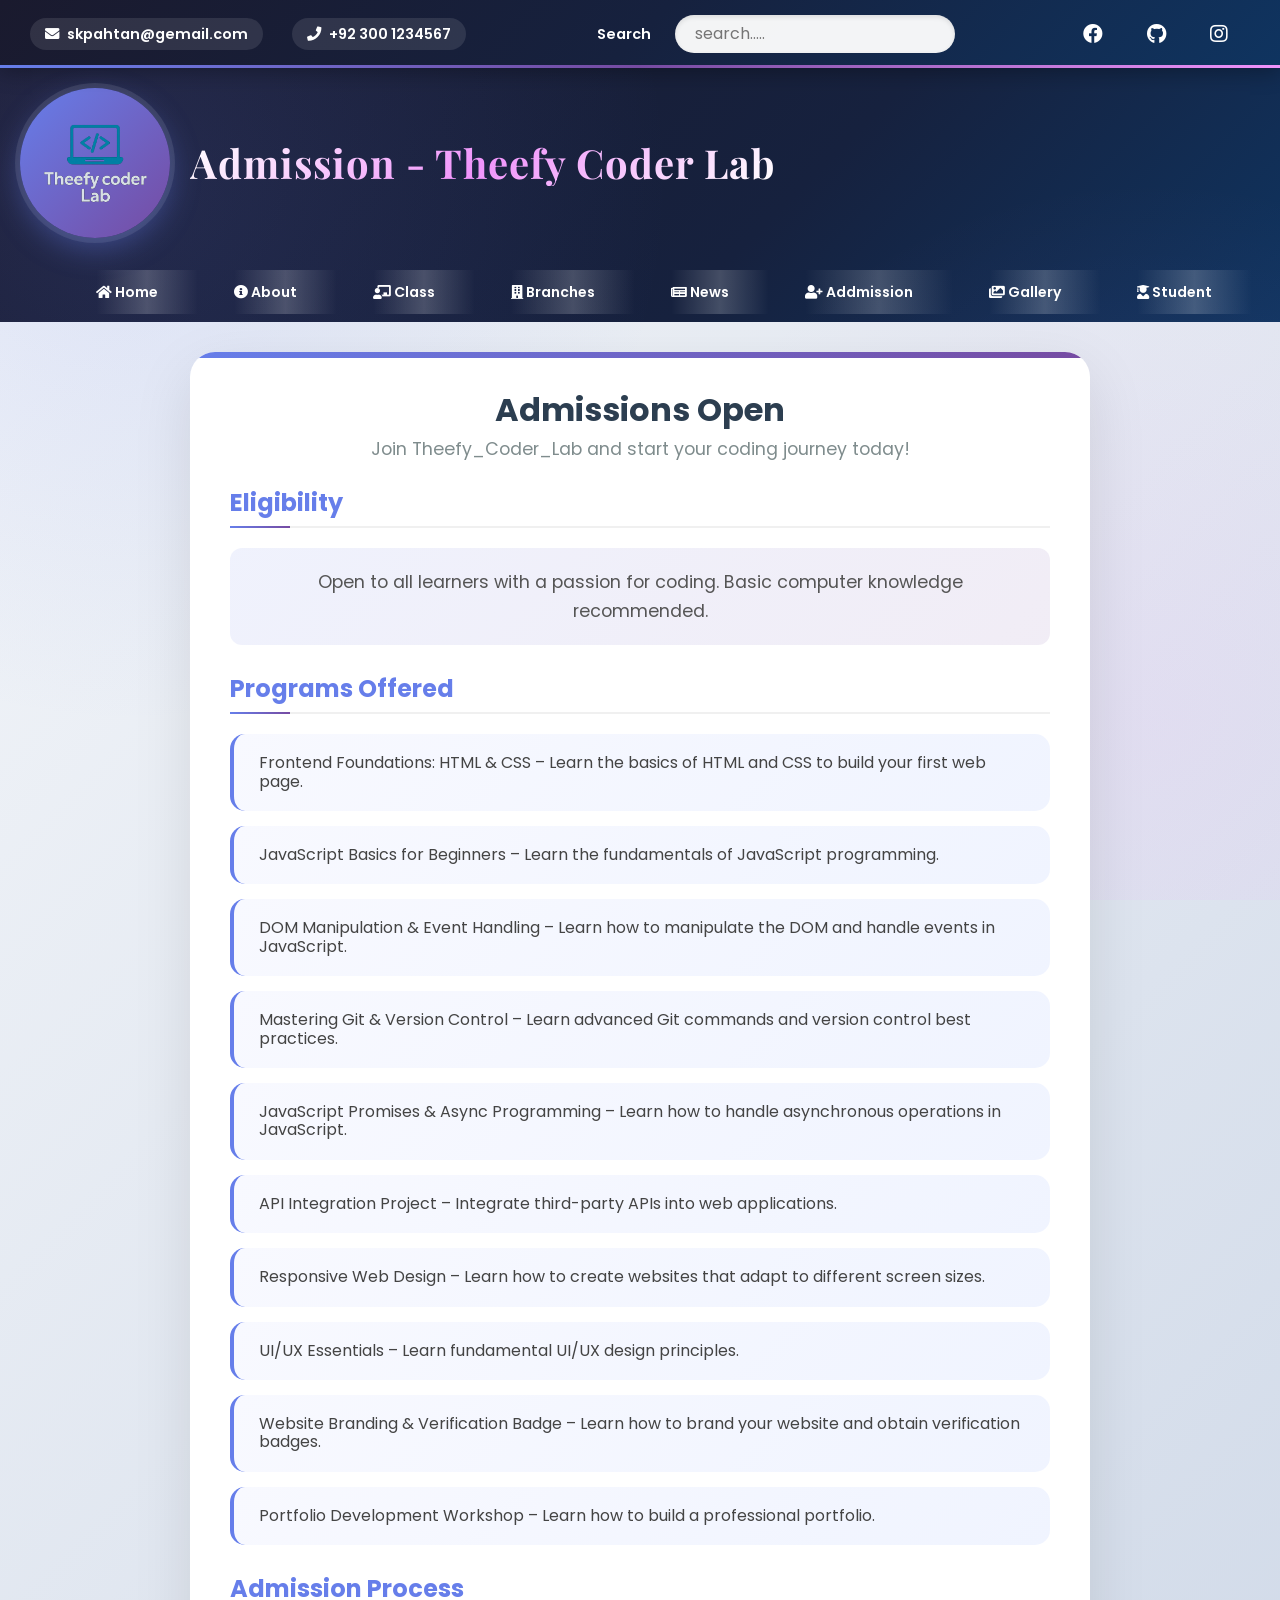
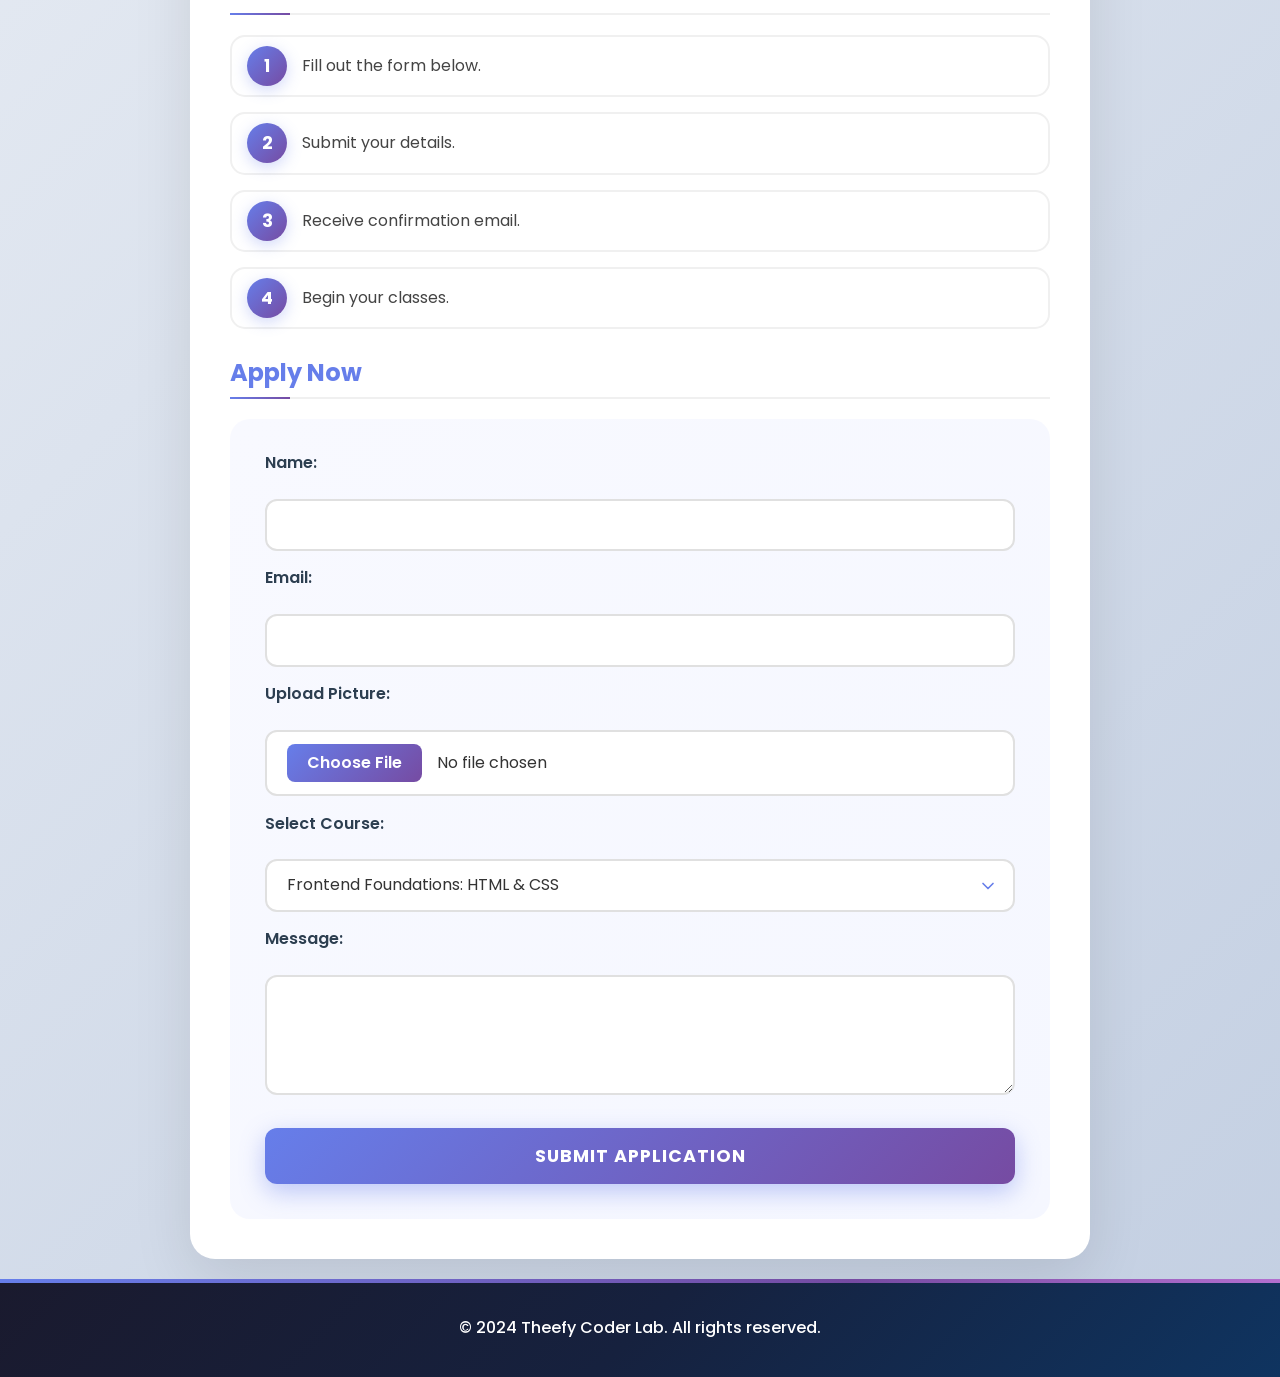
<file: addmission.html>
<!DOCTYPE html>
<html lang="en">
<head>
    <meta charset="UTF-8">
    <meta name="viewport" content="width=device-width, initial-scale=1.0">
    <title>Admission - Theefy Coder Lab</title>
    <link href="https://cdnjs.cloudflare.com/ajax/libs/font-awesome/5.15.3/css/all.min.css" rel="stylesheet">
    <link rel="stylesheet" href="styles/normalize.css">
    <link rel="stylesheet" href="style.css">
    <link rel="stylesheet" href="styles/addmission.css">
    <script src="script.js" defer type="module"></script>
</head>
<body>
    <header>
        <nav>
            <div class="email">
                <a href="email"><i class="fas fa-envelope"></i> skpahtan@gemail.com</a>
                <a href="phone"><i class="fas fa-phone"></i> +92 300 1234567</a>
            </div>
            <div class="search">
                <label for="search">Search</label>
                <input type="search" name="search" id="search" placeholder="search.....">
            </div>
            <div class="list">
                <ul>
                    <li><a href="facebook"><i class="fab fa-facebook"></i></a></li>
                    <!-- <li><a href="twitter"><i class="fab fa-twitter"></i></a></li> -->
                    <!-- <li><a href="linkedin"><i class="fab fa-linkedin"></i></a></li> -->
                    <li><a href="github"><i class="fab fa-github"></i></a></li>
                    <!-- <li><a href="youtube"><i class="fab fa-youtube"></i></a></li> -->
                    <li><a href="instagram"><i class="fab fa-instagram"></i></a></li>
                    <!-- <li><a href="whatsapp"><i class="fab fa-whatsapp"></i></a></li> -->
                </ul>
            </div>
        </nav>
        <section class="top">
            <section class="welcome">
                <img src="./images/lab_logo/logo.png" alt="">
                <h1>Admission - Theefy Coder Lab</h1>
            </section>
            <section class="manu">
                <div class="menu-toggle" id="mobile-menu">
                    <i class="fas fa-bars"></i>
                </div>
                <ul class="menu-list">
                    <li><a href="index.html"><i class="fas fa-home"></i> Home</a></li>
                    <li><a href="about.html"><i class="fas fa-info-circle"></i> About</a></li>
                    <li><a href="class.html"><i class="fas fa-chalkboard-teacher"></i> Class</a></li>
                    <li><a href="branches.html"><i class="fas fa-building"></i> Branches</a></li>
                    <li><a href="news.html"><i class="fas fa-newspaper"></i> News</a></li>
                    <li><a href="addmission.html"><i class="fas fa-user-plus"></i> Addmission</a></li>
                    <li><a href="gallery.html"><i class="fas fa-images"></i> Gallery</a></li>
                    <li><a href="student.html"><i class="fas fa-user-graduate"></i> Student</a></li>
                </ul>
            </section>
        </section>       
    </header>
    <main>
        <section class="addmission-html">
            <section class="content">
                <h2>Admission</h2>
                <p>Join Theefy Coder Lab today!</p>
            </section>
        <!--
        <section id="admission-page">
  <h2>Admissions Open</h2>
  <p>Join Theefy_Coder_Lab and start your coding journey today!</p>

  <h3>Eligibility</h3>
  <p>Open to all learners with a passion for coding. Basic computer knowledge recommended.</p>

  <h3>Programs Offered</h3>
  <ul>
    <li>Frontend Foundations: HTML & CSS – Learn the basics of HTML and CSS to build your first web page.</li>
    <li>JavaScript Basics for Beginners – Learn the fundamentals of JavaScript programming.</li>
    <li>DOM Manipulation & Event Handling – Learn how to manipulate the DOM and handle events in JavaScript.</li>
    <li>Mastering Git & Version Control – Learn advanced Git commands and version control best practices.</li>
    <li>JavaScript Promises & Async Programming – Learn how to handle asynchronous operations in JavaScript.</li>
    <li>API Integration Project – Integrate third-party APIs into web applications.</li>
    <li>Responsive Web Design – Learn how to create websites that adapt to different screen sizes.</li>
    <li>UI/UX Essentials – Learn fundamental UI/UX design principles.</li>
    <li>Website Branding & Verification Badge – Learn how to brand your website and obtain verification badges.</li>
    <li>Portfolio Development Workshop – Learn how to build a professional portfolio.</li>
  </ul>

  <h3>Admission Process</h3>
  <ol>
    <li>Fill out the form below.</li>
    <li>Submit your details.</li>
    <li>Receive confirmation email.</li>
    <li>Begin your classes.</li>
  </ol>
  <div class="applyClass">
  <h3>Apply Now</h3>
  
  <form id="admission-form">
    <label>Name:</label><br>
    <input type="text" name="name" required><br><br>

    <label>Email:</label><br>
    <input type="email" name="email" required><br><br>

    <label>Upload Picture:</label><br>
    <input type="file" name="picture" accept="image/*" required><br><br>

    <label>Select Course:</label><br>
    <select name="course">
      <option>Frontend Foundations: HTML & CSS</option>
      <option>JavaScript Basics for Beginners</option>
      <option>DOM Manipulation & Event Handling</option>
      <option>Mastering Git & Version Control</option>
      <option>JavaScript Promises & Async Programming</option>
      <option>API Integration Project</option>
      <option>Responsive Web Design</option>
      <option>UI/UX Essentials</option>
      <option>Website Branding & Verification Badge</option>
      <option>Portfolio Development Workshop</option>
    </select><br><br>

    <label>Message:</label><br>
    <textarea name="message"></textarea><br><br>

    <button class="submit">Submit Application</button>
  </form>
  </div>
        </section> -->
        </section>
    </main>
    <footer>
        <p>&copy; 2024 Theefy Coder Lab. All rights reserved.</p>
    </footer>
    <script src="scripts/addmission.js" type="module"></script>
</body>
</html>
</file>
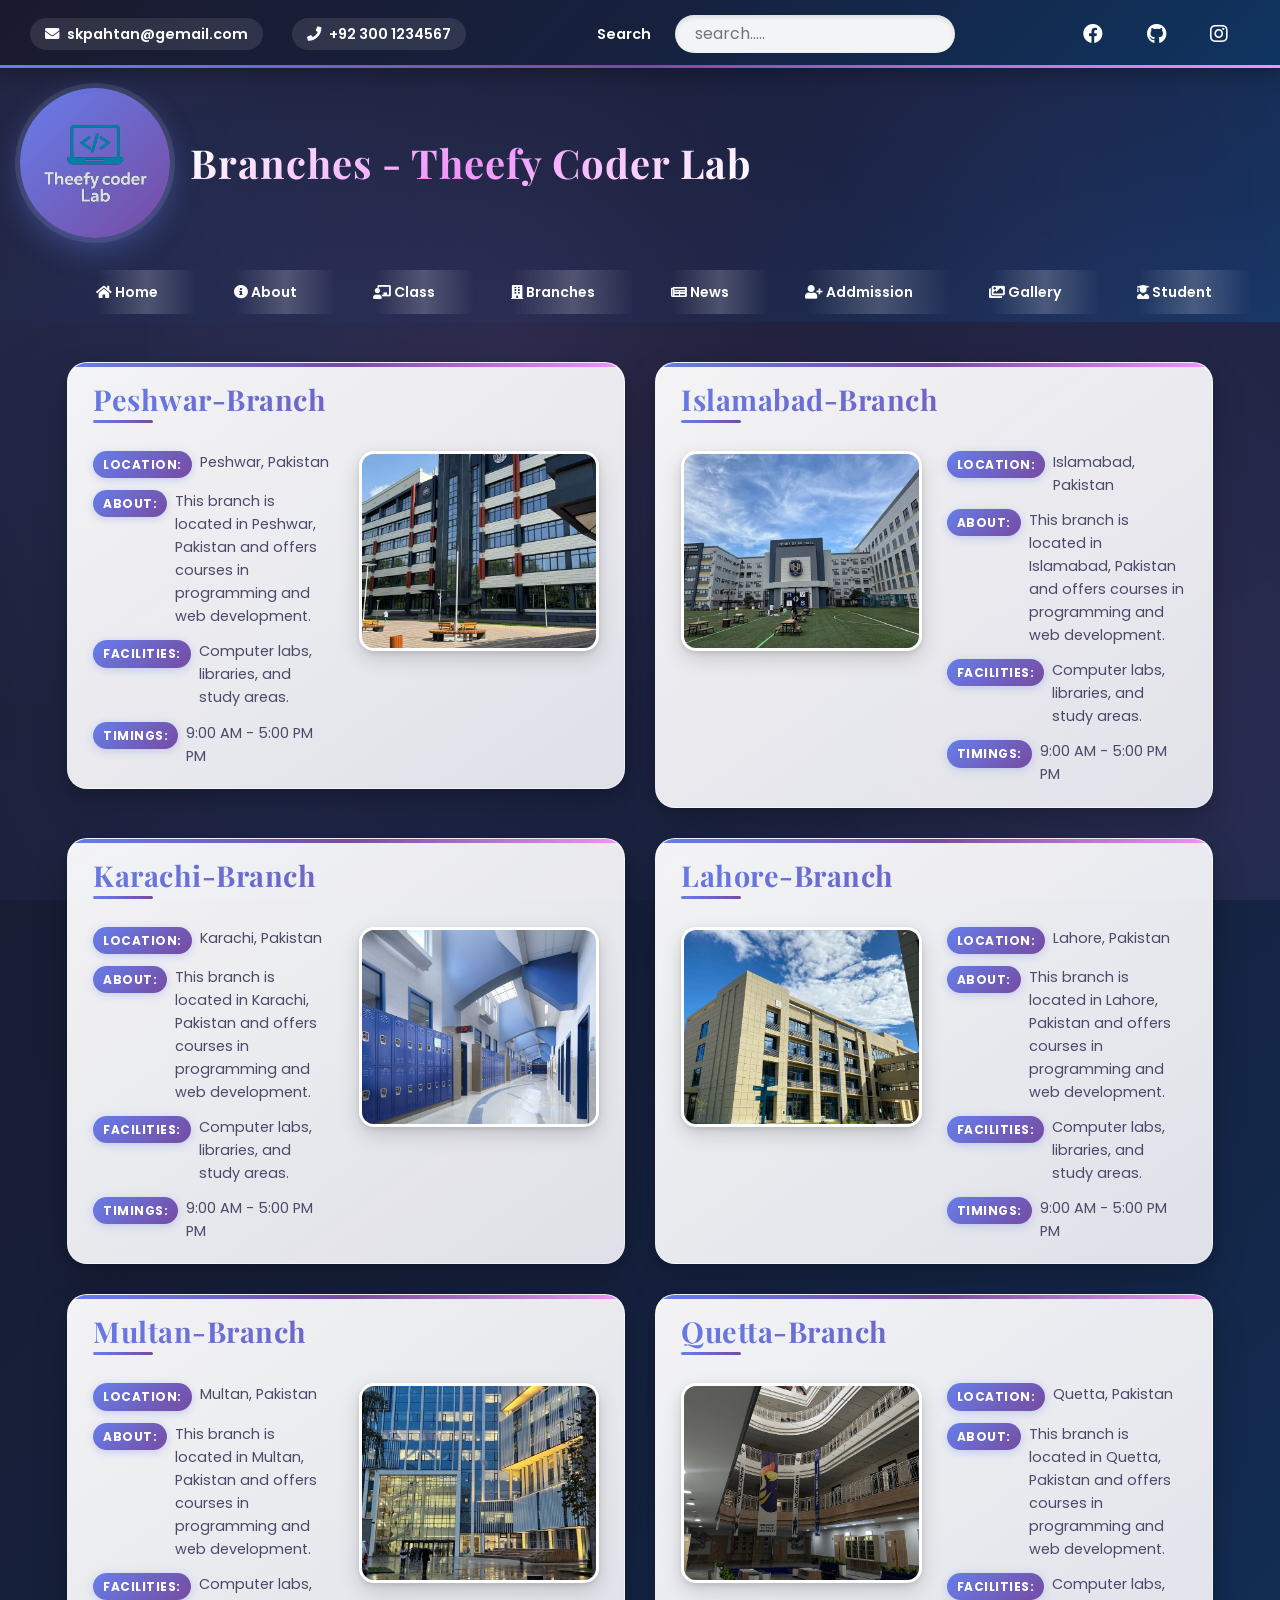
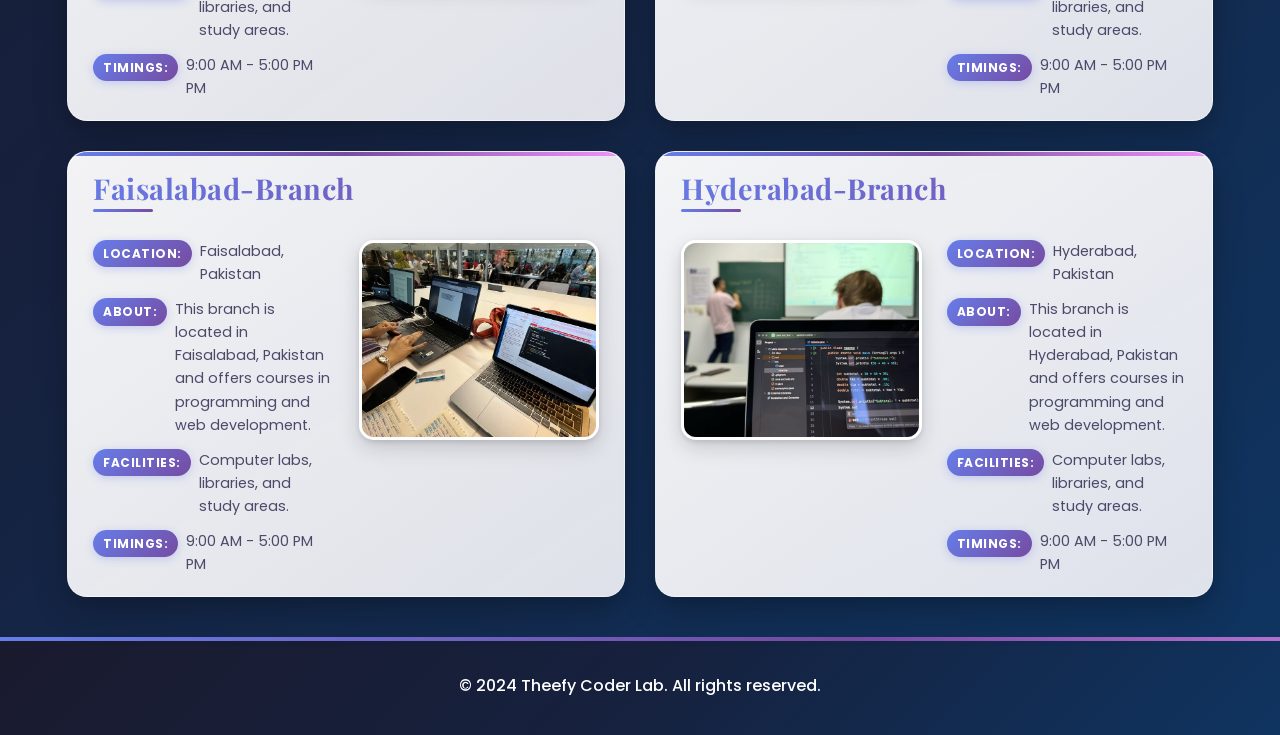
<file: branches.html>
<!DOCTYPE html>
<html lang="en">
<head>
    <meta charset="UTF-8">
    <meta name="viewport" content="width=device-width, initial-scale=1.0">
    <title>Branches - Theefy Coder Lab</title>
    <link href="https://cdnjs.cloudflare.com/ajax/libs/font-awesome/5.15.3/css/all.min.css" rel="stylesheet">
    <link rel="stylesheet" href="styles/normalize.css">
    <link rel="stylesheet" href="style.css">
    <link rel="stylesheet" href="styles/branches.css">
    <script src="script.js" defer type="module"></script>
</head>
<body>
    <header>
        <nav>
            <div class="email">
                <a href="email"><i class="fas fa-envelope"></i> skpahtan@gemail.com</a>
                <a href="phone"><i class="fas fa-phone"></i> +92 300 1234567</a>
            </div>
            <div class="search">
                <label for="search">Search</label>
                <input type="search" name="search" id="search" placeholder="search.....">
            </div>
            <div class="list">
                <ul>
                    <li><a href="facebook"><i class="fab fa-facebook"></i></a></li>
                    <!-- <li><a href="twitter"><i class="fab fa-twitter"></i></a></li> -->
                    <!-- <li><a href="linkedin"><i class="fab fa-linkedin"></i></a></li> -->
                    <li><a href="github"><i class="fab fa-github"></i></a></li>
                    <!-- <li><a href="youtube"><i class="fab fa-youtube"></i></a></li> -->
                    <li><a href="instagram"><i class="fab fa-instagram"></i></a></li>
                    <!-- <li><a href="whatsapp"><i class="fab fa-whatsapp"></i></a></li> -->
                </ul>
            </div>
        </nav>
        <section class="top">
            <section class="welcome">
                <img src="./images/lab_logo/logo.png" alt="">
                <h1>Branches - Theefy Coder Lab</h1>
            </section>
            <section class="manu">
                <div class="menu-toggle" id="mobile-menu">
                    <i class="fas fa-bars"></i>
                </div>
                <ul class="menu-list">
                    <li><a href="index.html"><i class="fas fa-home"></i> Home</a></li>
                    <li><a href="about.html"><i class="fas fa-info-circle"></i> About</a></li>
                    <li><a href="class.html"><i class="fas fa-chalkboard-teacher"></i> Class</a></li>
                    <li><a href="branches.html"><i class="fas fa-building"></i> Branches</a></li>
                    <li><a href="news.html"><i class="fas fa-newspaper"></i> News</a></li>
                    <li><a href="addmission.html"><i class="fas fa-user-plus"></i> Addmission</a></li>
                    <li><a href="gallery.html"><i class="fas fa-images"></i> Gallery</a></li>
                    <li><a href="student.html"><i class="fas fa-user-graduate"></i> Student</a></li>
                </ul>
            </section>
        </section>       
    </header>
    <main class="branche-items">
        <!-- <section class="branches">
            <section class="branch branch1">
                <h2>Peshwar-Branch</h2>
                <div class="info">
                    <span class="about-branch">
                        <span><b>Location:</b> Peshwar, Pakistan</span>
                        <span><b>About:</b> This branch is located in Peshwar, Pakistan and offers courses in programming and web development.</span>
                        <span><b>Facilities:</b> Computer labs, libraries, and study areas.</span>
                        <span><b>Timings:</b> 9:00 AM - 5:00 PM</span>
                    </span>
                    <section class="image">
                        <img src="images/branches/branch1.jpg" alt="">
                    </section>
                </div>
                
            </section> -->
            <!-- <section class="branch branch2">
                <h2>Islamabad-Branch</h2>
                <div class="info">
                    <span class="about-branch">
                        <span><b>Location:</b> Islamabad, Pakistan</span>
                        <span><b>About:</b> This branch is located in Islamabad, Pakistan and offers courses in programming and web development.</span>
                        <span><b>Facilities:</b> Computer labs, libraries, and study areas.</span>
                        <span><b>Timings:</b> 9:00 AM - 5:00 PM</span>
                    </span>
                    <section class="image">
                        <img src="images/branches/branch2.jpg" alt="">
                    </section>
                </div>
            </section>
            <section class="branch branch3">
                <h2>Karachi-Branch</h2>
                <div class="info">
                    <section class="image">
                        <img src="images/branches/branch3.jpg" alt="">
                    </section>
                    <span class="about-branch">                        
                        <span><b>Location:</b> Karachi, Pakistan</span>
                        <span><b>About:</b> This branch is located in Karachi, Pakistan and offers courses in programming and web development.</span>
                        <span><b>Facilities:</b> Computer labs, libraries, and study areas.</span>
                    <span><b>Timings:</b> 9:00 AM - 5:00 PM</span>
                    </span>                  
                </div>
            </section>
            <section class="branch branch4">
                <h2>Lahore-Branch</h2>
                <div class="info">
                    <section class="image">
                        <img src="images/branches/branch4.jpg" alt="">
                    </section>
                    <span class="about-branch">                        
                        <span><b>Location:</b> Lahore, Pakistan</span>
                        <span><b>About:</b> This branch is located in Lahore, Pakistan and offers courses in programming and web development.</span>
                        <span><b>Facilities:</b> Computer labs, libraries, and study areas.</span>
                        <span><b>Timings:</b> 9:00 AM - 5:00 PM</span>
                    </span> 
                </div>
            </section>
            <section class="branch branch5">
                <h2>Multan-Branch</h2>
                <div class="info">
                    <span class="about-branch">                   
                        <span><b>Location:</b> Multan, Pakistan</span>
                        <span><b>About:</b> This branch is located in Multan, Pakistan and offers courses in programming and web development.</span>
                        <span><b>Facilities:</b> Computer labs, libraries, and study areas.</span>
                        <span><b>Timings:</b> 9:00 AM - 5:00 PM</span>
                    </span>
                    <section class="image">
                        <img src="images/branches/branch5.jpg" alt="">
                    </section>
                </div>
            </section>
            <section class="branch branch6">
                <h2>Quetta-Branch</h2>
                <div class="info">
                    <span class="about-branch">                    
                        <span><b>Location:</b> Quetta, Pakistan</span>
                        <span><b>About:</b> This branch is located in Quetta, Pakistan and offers courses in programming and web development.</span>
                        <span><b>Facilities:</b> Computer labs, libraries, and study areas.</span>
                        <span><b>Timings:</b> 9:00 AM - 5:00 PM</span>
                    </span>
                    <section class="image">
                        <img src="images/branches/branch6.jpg" alt="">
                    </section>
                </div>
            </section>
            <section class="branch branch7">
                <h2>Faisalabad-Branch</h2>
                <div class="info">
                    <section class="image">
                        <img src="images/branches/branch7.jpg" alt="">
                    </section>
                    <span class="about-branch">                   
                        <span><b>Location:</b> Faisalabad, Pakistan</span>
                        <span><b>About:</b> This branch is located in Faisalabad, Pakistan and offers courses in programming and web development.</span>
                        <span><b>Facilities:</b> Computer labs, libraries, and study areas.</span>
                        <span><b>Timings:</b> 9:00 AM - 5:00 PM</span>
                    </span>
                </div>
            </section>
            <section class="branch branch8">
                <h2>Hyderabad-Branch</h2>
                <div class="info">
                    <section class="image">
                        <img src="images/branches/branch8.jpg" alt="">
                    </section>
                    <span class="about-branch">                       
                        <span><b>Location:</b> Hyderabad, Pakistan</span>
                        <span><b>About:</b> This branch is located in Hyderabad, Pakistan and offers courses in programming and web development.</span>
                        <span><b>Facilities:</b> Computer labs, libraries, and study areas.</span>
                        <span><b>Timings:</b> 9:00 AM - 5:00 PM</span>
                    </span>
                </div>
            </section>
        </section> -->
    </main>
    <footer>
        <p>&copy; 2024 Theefy Coder Lab. All rights reserved.</p>
    </footer>
    <script type="module" src="scripts/branches.js"></script>
</body>
</html>
</file>
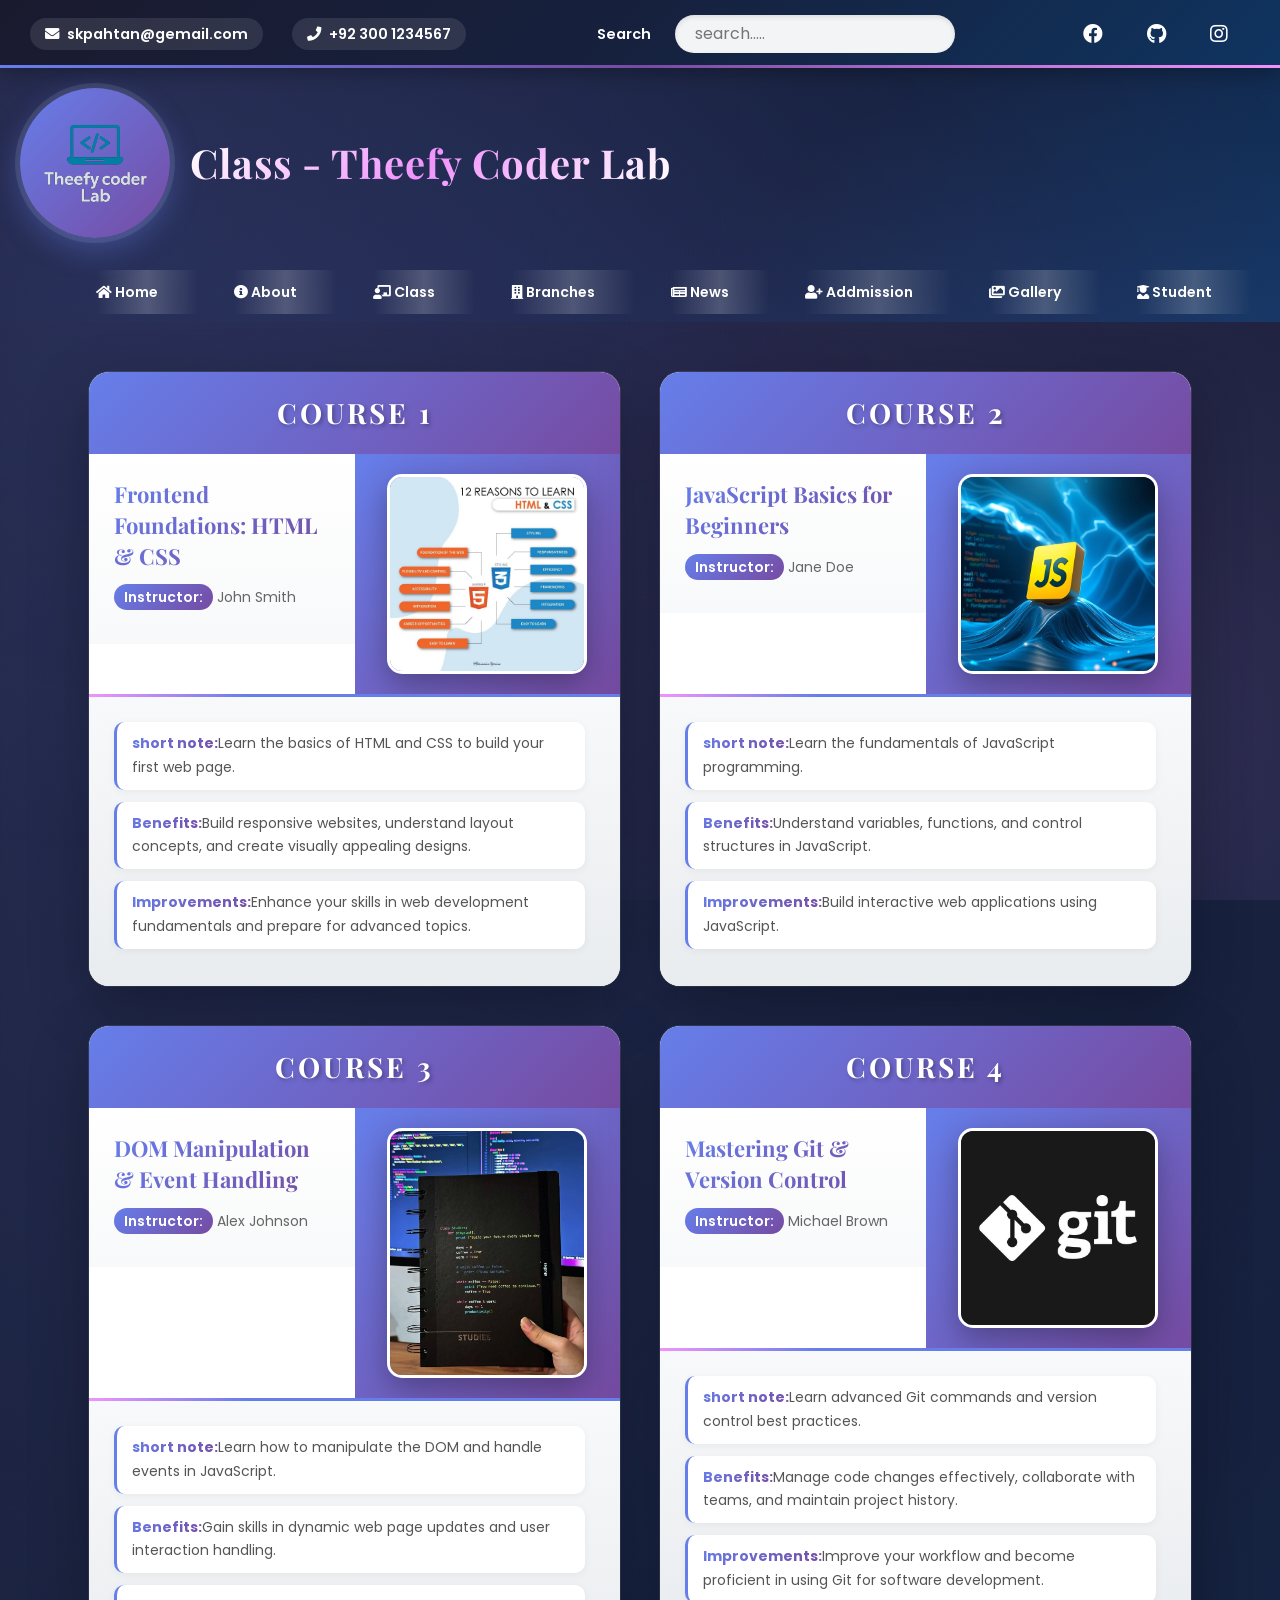
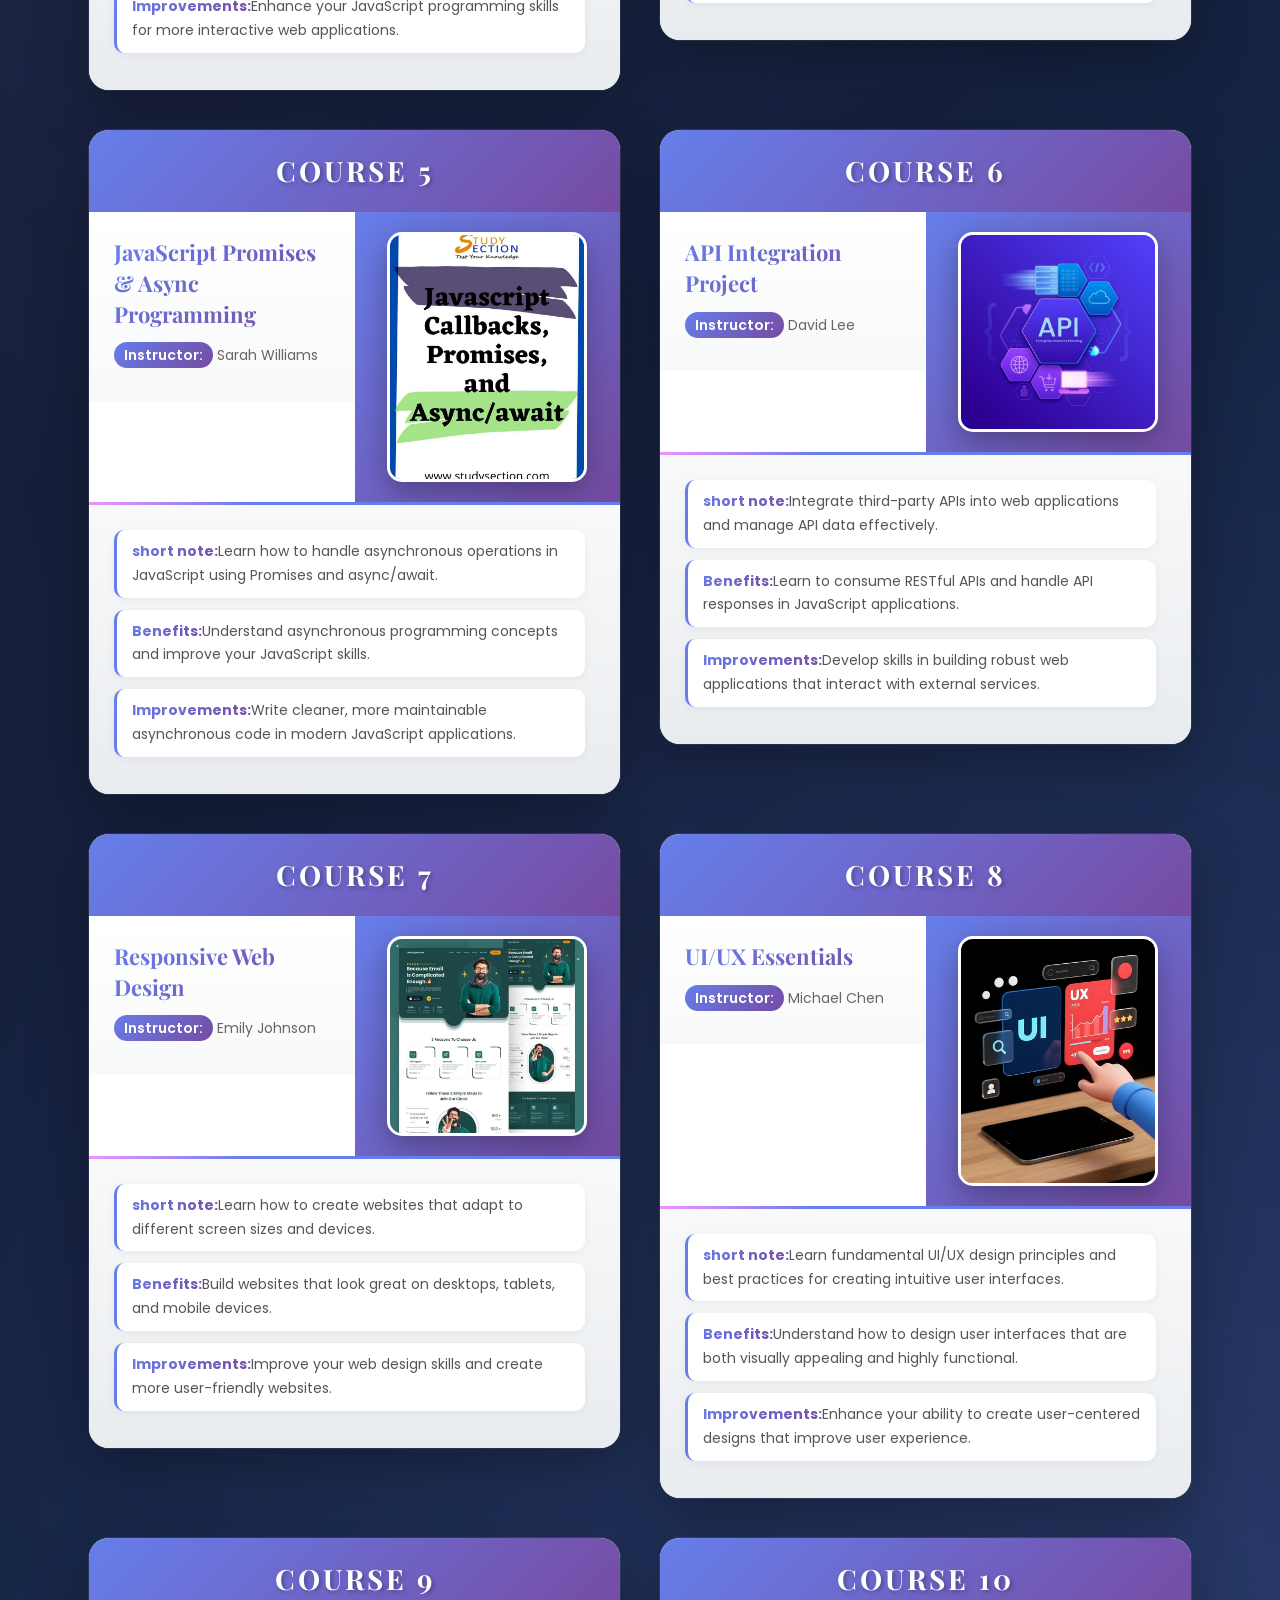
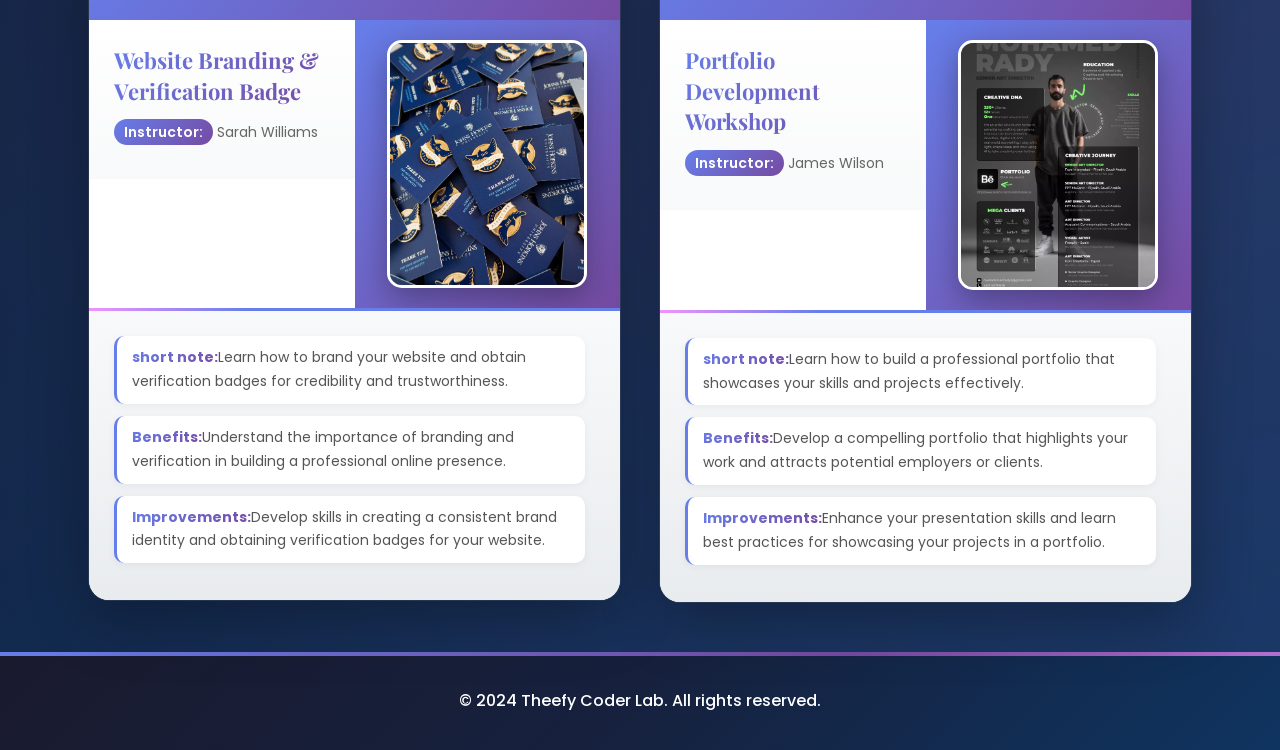
<file: class.html>
<!DOCTYPE html>
<html lang="en">
<head>
    <meta charset="UTF-8">
    <meta name="viewport" content="width=device-width, initial-scale=1.0">
    <title>Class - Theefy Coder Lab</title>
    <link href="https://cdnjs.cloudflare.com/ajax/libs/font-awesome/5.15.3/css/all.min.css" rel="stylesheet">
    <link rel="stylesheet" href="styles/normalize.css">
    <link rel="stylesheet" href="style.css">
    <link rel="stylesheet" href="styles/classes.css">
    <script src="script.js" defer type="module"></script>
</head>
<body>
    <header>
        <nav>
            <div class="email">
                <a href="email"><i class="fas fa-envelope"></i> skpahtan@gemail.com</a>
                <a href="phone"><i class="fas fa-phone"></i> +92 300 1234567</a>
            </div>
            <div class="search">
                <label for="search">Search</label>
                <input type="search" name="search" id="search" placeholder="search.....">
            </div>
            <div class="list">
                <ul>
                    <li><a href="facebook"><i class="fab fa-facebook"></i></a></li>
                    <!-- <li><a href="twitter"><i class="fab fa-twitter"></i></a></li> -->
                    <!-- <li><a href="linkedin"><i class="fab fa-linkedin"></i></a></li> -->
                    <li><a href="github"><i class="fab fa-github"></i></a></li>
                    <!-- <li><a href="youtube"><i class="fab fa-youtube"></i></a></li> -->
                    <li><a href="instagram"><i class="fab fa-instagram"></i></a></li>
                    <!-- <li><a href="whatsapp"><i class="fab fa-whatsapp"></i></a></li> -->
                </ul>
            </div>
        </nav>
        <section class="top">
            <section class="welcome">
                <img src="./images/lab_logo/logo.png" alt="">
                <h1>Class - Theefy Coder Lab</h1>
            </section>
            <section class="manu">
                <div class="menu-toggle" id="mobile-menu">
                    <i class="fas fa-bars"></i>
                </div>
                <ul class="menu-list">
                    <li><a href="index.html"><i class="fas fa-home"></i> Home</a></li>
                    <li><a href="about.html"><i class="fas fa-info-circle"></i> About</a></li>
                    <li><a href="class.html"><i class="fas fa-chalkboard-teacher"></i> Class</a></li>
                    <li><a href="branches.html"><i class="fas fa-building"></i> Branches</a></li>
                    <li><a href="news.html"><i class="fas fa-newspaper"></i> News</a></li>
                    <li><a href="addmission.html"><i class="fas fa-user-plus"></i> Addmission</a></li>
                    <li><a href="gallery.html"><i class="fas fa-images"></i> Gallery</a></li>
                    <li><a href="student.html"><i class="fas fa-user-graduate"></i> Student</a></li>
                </ul>
            </section>
        </section>       
    </header>
    <main>
        <section class="courses-item"></section>
        <!-- <section class="classes">
            <div class="class class1">
                <h2 class="class-no">Class 1</h2>
                <div class="image">
                    <img src="images/classes/class1.jpg" alt="">
                </div>
                <div class="text">
                    <h3 class="course">Frontend Foundations: HTML & CSS</h3>
                    <span class="instructor"><b>Instructor:</b> John Smith</span>
                </div>
                <div class="text-continue">
                    <span class="short-note"><b>short note:</b>Learn the basics of HTML and CSS to build your first web page.</span>
                    <span class="benefits"><b>Benefits:</b>Build responsive websites, understand layout concepts, and create visually appealing designs.</span>
                    <span class="improvements"><b>Improvements:</b>Enhance your skills in web development fundamentals and prepare for advanced topics.</span>   
                </div>              
            </div>
            <div class="class class2">
                <h2 class="class-no">Class 2</h2>
                <div class="text">
                    <h3 class="course">JavaScript Basics for Beginners</h3>
                    <span class="instructor"><b>Instructor:</b> Jane Doe</span>
                </div>
                <div class="image">
                    <img src="images/classes/class2.jpg" alt="">
                </div>
                <div class="text-continue">
                    <span class="short-note"><b>short note:</b>Learn the fundamentals of JavaScript programming.</span>
                    <span class="benefits"><b>Benefits:</b>Understand variables, functions, and control structures in JavaScript.</span>
                    <span class="improvements"><b>Improvements:</b>Build interactive web applications using JavaScript.</span>  
                </div>
            </div>
            <div class="class class3">
                <h2 class="class-no">Class 3</h2>
                <div class="text">
                    <h3 class="course">DOM Manipulation & Event Handling</h3>
                    <span class="instructor"><b>Instructor:</b> Alex Johnson</span>
                </div>
                <div class="image">
                    <img src="images/classes/class3.jpg" alt="">
                </div>
                <div class="text-continue">
                    <span class="short-note"><b>short note:</b>Learn how to manipulate the DOM and handle events in JavaScript.</span>
                    <span class="benefits"><b>Benefits:</b>Gain skills in dynamic web page updates and user interaction handling.</span>
                    <span class="improvements"><b>Improvements:</b>Enhance your JavaScript programming skills for more interactive web applications.</span>  
                </div>
            </div>
            <div class="class class4">
                <h2 class="class-no">Class 4</h2>
                <div class="text">
                    <h3 class="course">Mastering Git & Version Control</h3>
                    <span class="instructor"><b>Instructor:</b> Michael Brown</span>
                </div>
                <div class="image">
                    <img src="images/classes/class4.jpg" alt="">
                </div>
                <div class="text-continue">
                    <span class="short-note"><b>short note:</b>Learn advanced Git commands and version control best practices.</span>
                    <span class="benefits"><b>Benefits:</b>Manage code changes effectively, collaborate with teams, and maintain project history.</span>
                    <span class="improvements"><b>Improvements:</b>Improve your workflow and become proficient in using Git for software development.</span>
                </div>
            </div>
            <div class="class class5">
                <h2 class="class-no">Class 5</h2>
                <div class="text">
                    <h3 class="course">JavaScript Promises & Async Programming</h3>
                    <span class="instructor"><b>Instructor:</b> Sarah Williams</span>
                </div>
                <div class="image">
                    <img src="images/classes/class5.jpg" alt="">
                </div>
                <div class="text-continue">
                    <span class="short-note"><b>short note:</b>Learn how to handle asynchronous operations in JavaScript using Promises and async/await.</span>
                    <span class="benefits"><b>Benefits:</b>Understand asynchronous programming concepts and improve your JavaScript skills.</span>
                    <span class="improvements"><b>Improvements:</b>Write cleaner, more maintainable asynchronous code in modern JavaScript applications.</span>    
                </div>
            </div>
            <div class="class class6">
                <h2 class="class-no">Class 6</h2>
                <div class="text">
                    <h3 class="course">API Integration Project</h3>
                    <span class="instructor"><b>Instructor:</b> David Lee</span>
                </div>
                <div class="image">
                    <img src="images/classes/class6.jpg" alt="">
                </div>
                <div class="text-continue">
                    <span class="short-note"><b>short note:</b>Integrate third-party APIs into web applications and manage API data effectively.</span>
                    <span class="benefits"><b>Benefits:</b>Learn to consume RESTful APIs and handle API responses in JavaScript applications.</span>
                    <span class="improvements"><b>Improvements:</b>Develop skills in building robust web applications that interact with external services.</span>    
                </div>
            </div>
            <div class="class class7">
                <h2 class="class-no">Class 7</h2>
                <div class="text">
                    <h3 class="course">Responsive Web Design</h3>
                    <span class="instructor"><b>Instructor:</b> Emily Johnson</span>
                </div>
                <div class="image">
                    <img src="images/classes/class7.jpg" alt="">
                </div>
                <div class="text-continue">
                    <span class="short-note"><b>short note:</b>Learn how to create websites that adapt to different screen sizes and devices.</span>
                    <span class="benefits"><b>Benefits:</b>Build websites that look great on desktops, tablets, and mobile devices.</span>
                    <span class="improvements"><b>Improvements:</b>Improve your web design skills and create more user-friendly websites.</span>    
                </div>
            </div>
            <div class="class class8">
                <h2 class="class-no">Class 8</h2>
                <div class="text">
                    <h3 class="course">UI/UX Essentials</h3>
                    <span class="instructor"><b>Instructor:</b> Michael Chen</span>
                </div>
                <div class="image">
                    <img src="images/classes/class8.jpg" alt="">
                </div>
                <div class="text-continue">
                    <span class="short-note"><b>short note:</b>Learn fundamental UI/UX design principles and best practices for creating intuitive user interfaces.</span>
                    <span class="benefits"><b>Benefits:</b>Understand how to design user interfaces that are both visually appealing and highly functional.</span>
                    <span class="improvements"><b>Improvements:</b>Enhance your ability to create user-centered designs that improve user experience.</span>    
                </div>
            </div>
            <div class="class class9">
                <h2 class="class-no">Class 9</h2>
                <div class="text">
                    <h3 class="course">Website Branding & Verification Badge</h3>
                    <span class="instructor"><b>Instructor:</b> Sarah Williams</span>
                </div>
                <div class="image">
                    <img src="images/classes/class9.jpg" alt="">
                </div>
                <div class="text-continue">
                    <span class="short-note"><b>short note:</b>Learn how to brand your website and obtain verification badges for credibility and trustworthiness.</span>
                    <span class="benefits"><b>Benefits:</b>Understand the importance of branding and verification in building a professional online presence.</span>
                    <span class="improvements"><b>Improvements:</b>Develop skills in creating a consistent brand identity and obtaining verification badges for your website.</span>    
                </div>
            </div>
            <div class="class class10">
                <h2 class="class-no">Class 10</h2>
                <div class="text">
                    <h3 class="course">Portfolio Development Workshop</h3>
                    <span class="instructor"><b>Instructor:</b> James Wilson</span>
                </div>
                <div class="image">
                    <img src="images/classes/class10.jpg" alt="">
                </div>
                <div class="text-continue">
                    <span class="short-note"><b>short note:</b>Learn how to build a professional portfolio that showcases your skills and projects effectively.</span>
                    <span class="benefits"><b>Benefits:</b>Develop a compelling portfolio that highlights your work and attracts potential employers or clients.</span>
                    <span class="improvements"><b>Improvements:</b>Enhance your presentation skills and learn best practices for showcasing your projects in a portfolio.</span>    
                </div>
            </div>
        </section> -->
    </main>
    <footer>
        <p>&copy; 2024 Theefy Coder Lab. All rights reserved.</p>
    </footer>
    <script type="module" src="scripts/course.js"></script>
</body>
</html>
</file>
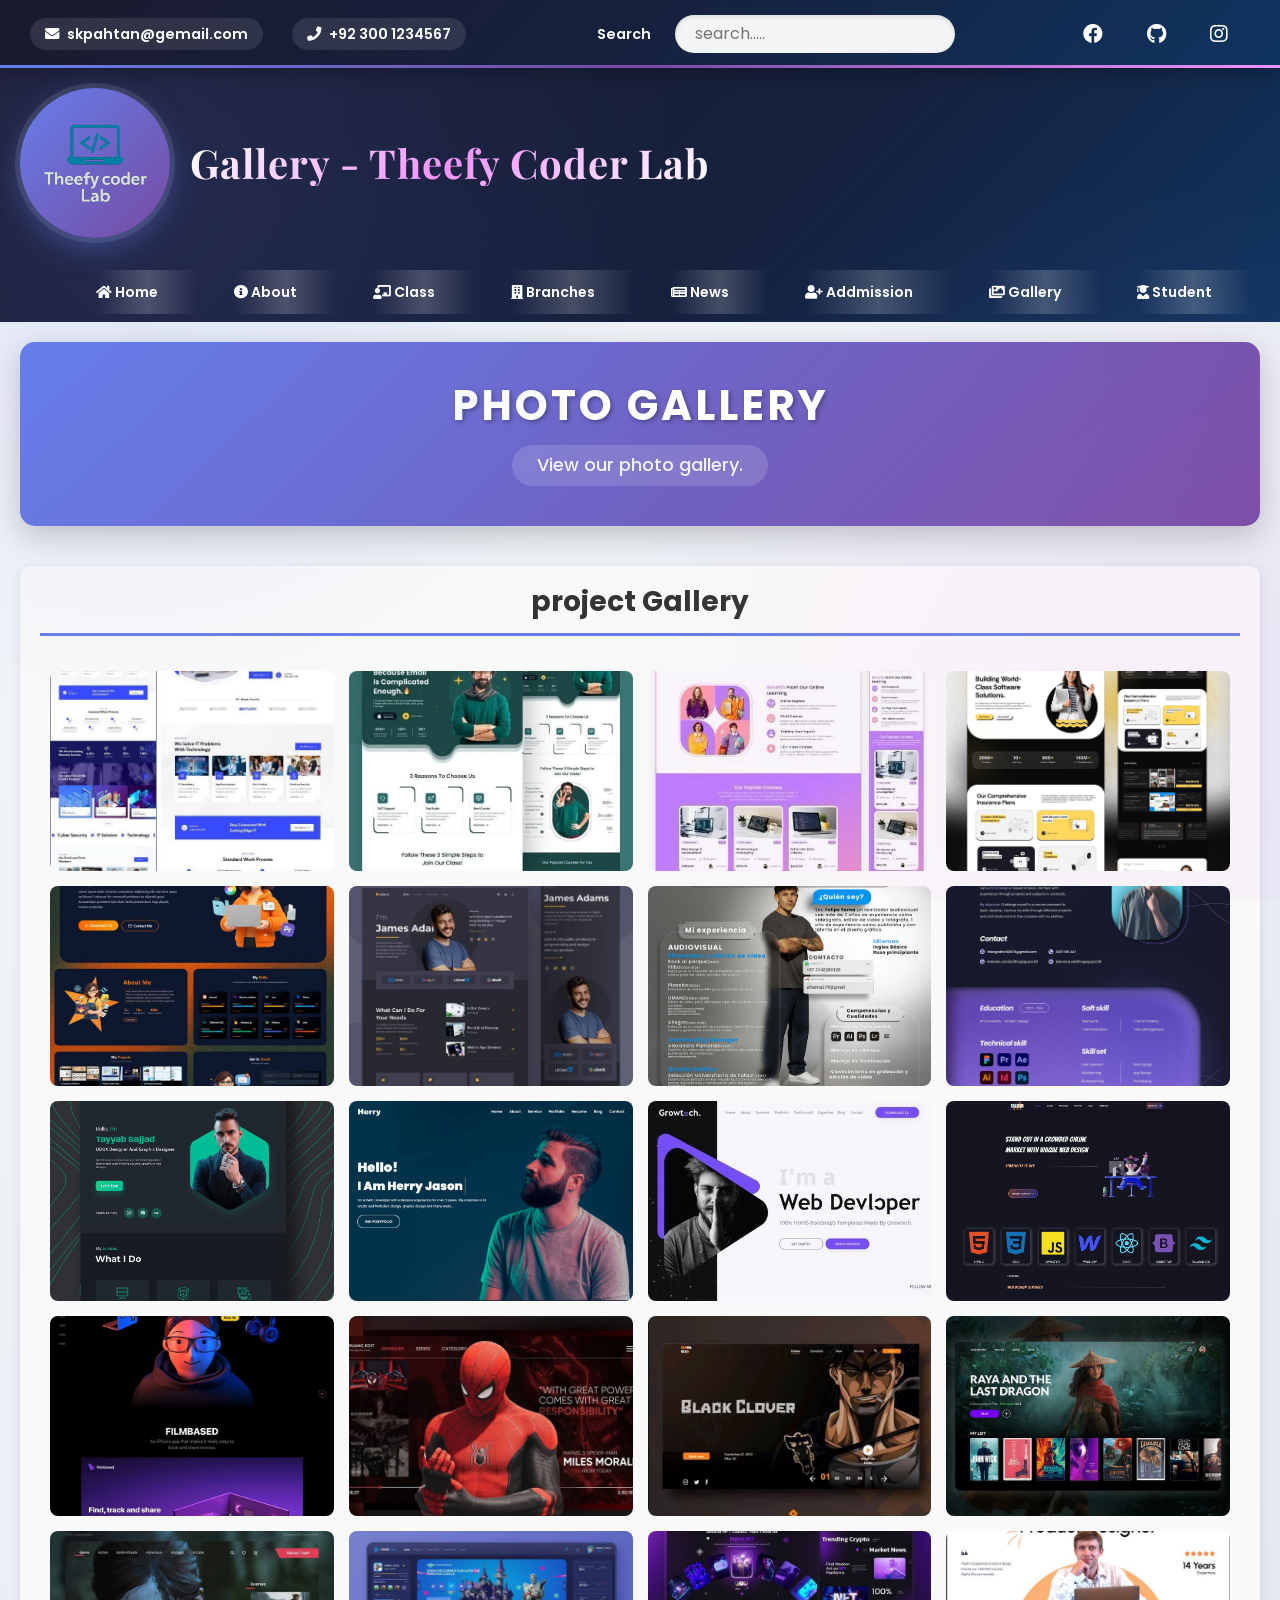
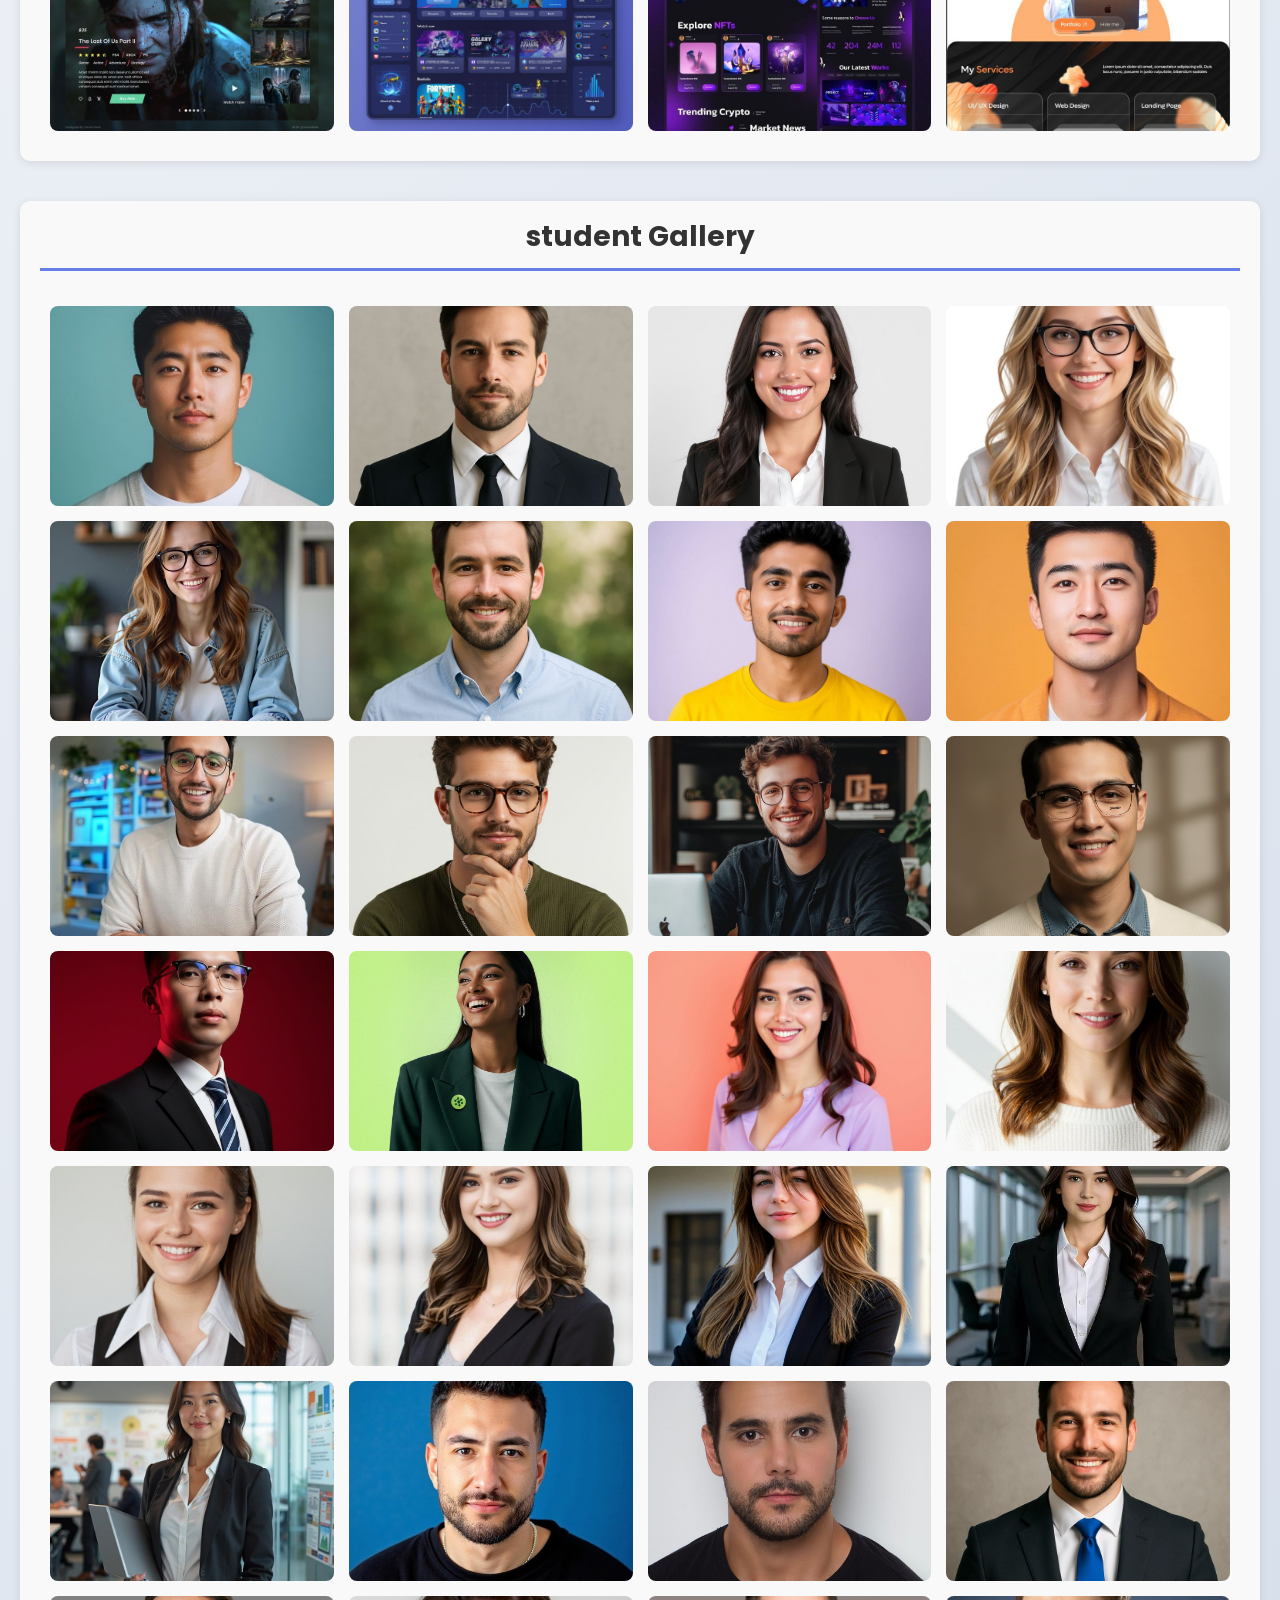
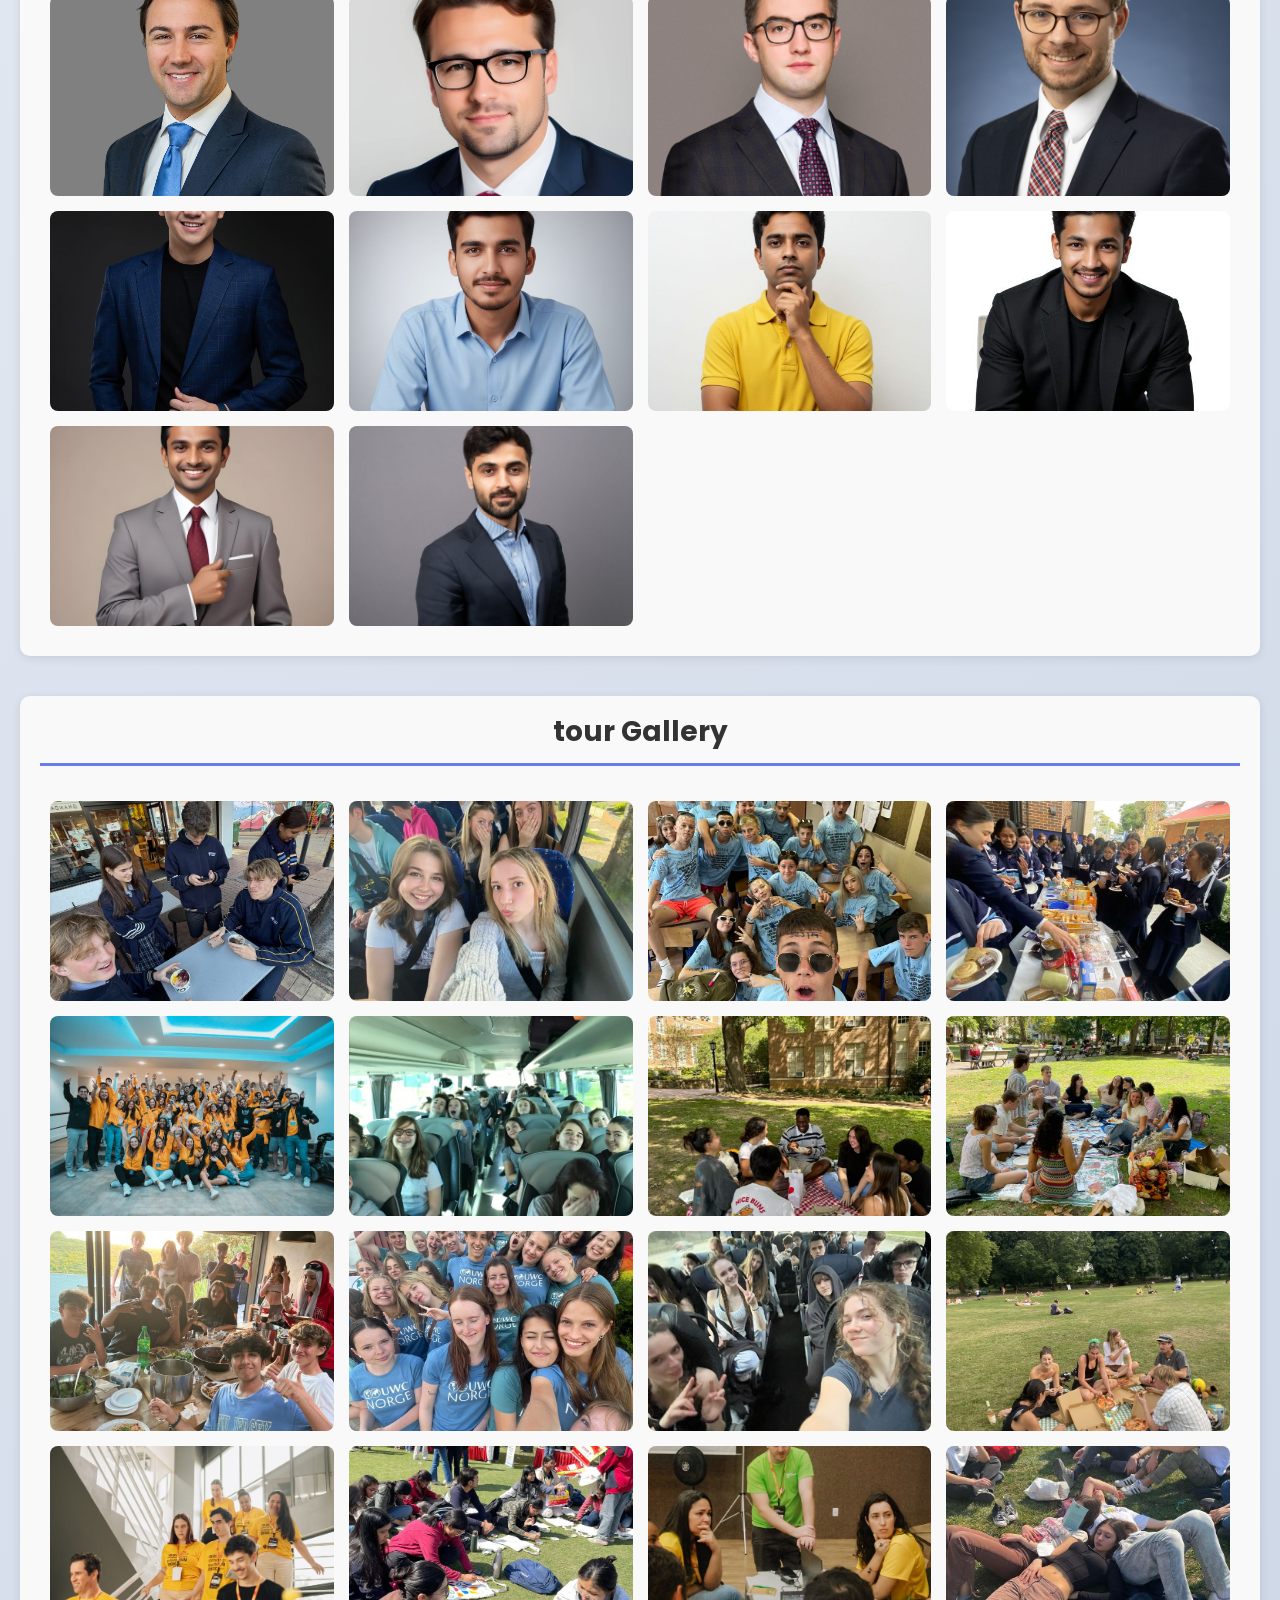
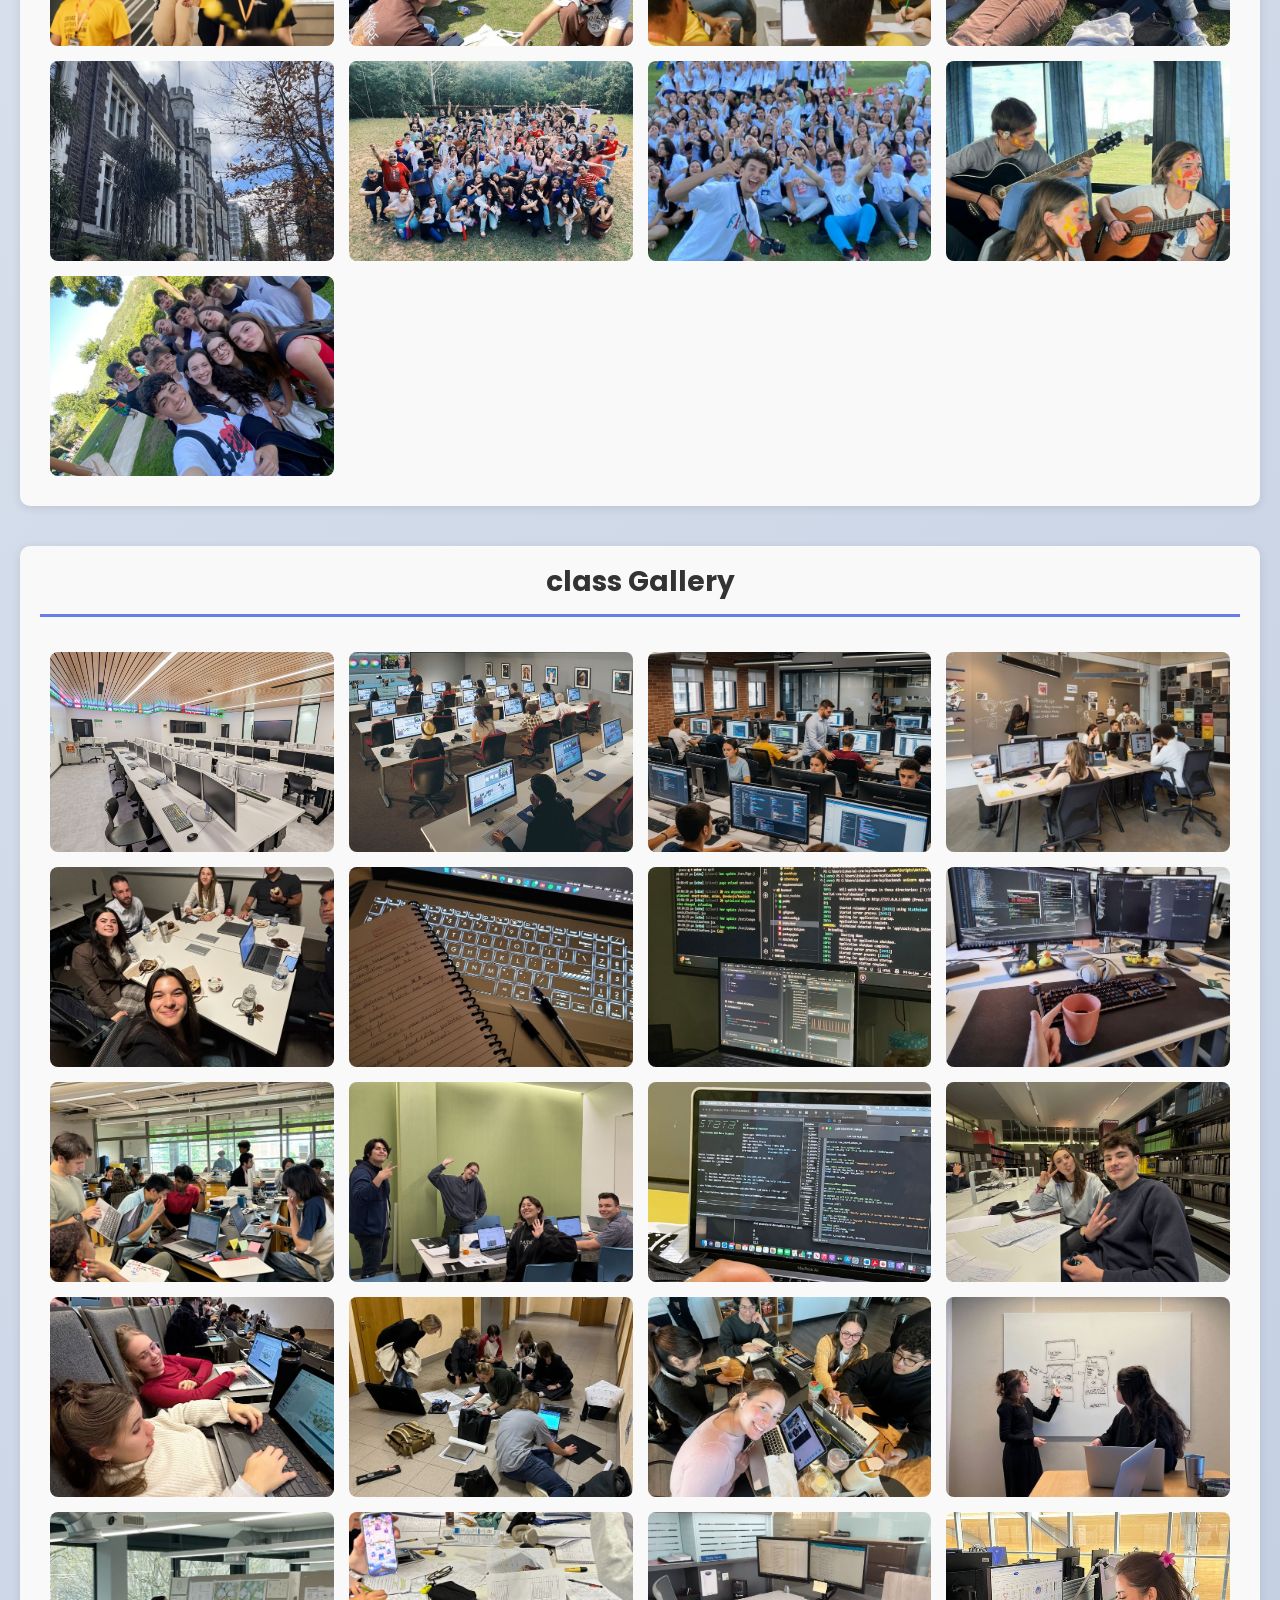
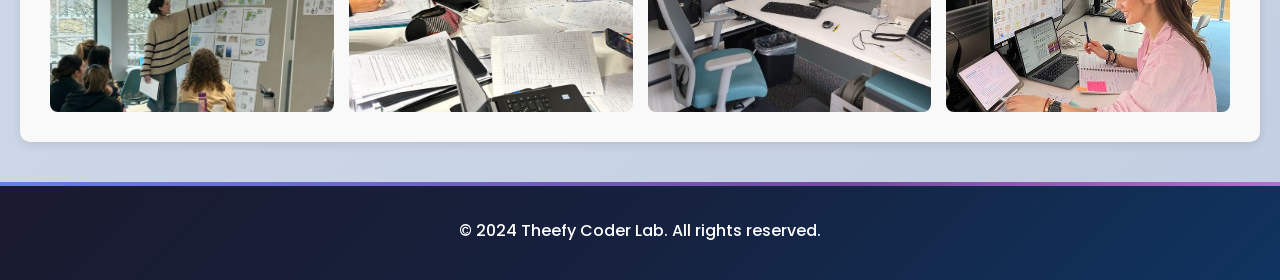
<file: gallery.html>
<!DOCTYPE html>
<html lang="en">
<head>
    <meta charset="UTF-8">
    <meta name="viewport" content="width=device-width, initial-scale=1.0">
    <title>Gallery - Theefy Coder Lab</title>
    <link href="https://cdnjs.cloudflare.com/ajax/libs/font-awesome/5.15.3/css/all.min.css" rel="stylesheet">
    <link rel="stylesheet" href="styles/normalize.css">
    <link rel="stylesheet" href="style.css">
    <link rel="stylesheet" href="styles/gallery.css">
    <link rel="stylesheet" href="styles/class.css">
    <script src="script.js" defer type="module"></script>
</head>
<body>
    <header>
        <nav>
            <div class="email">
                <a href="email"><i class="fas fa-envelope"></i> skpahtan@gemail.com</a>
                <a href="phone"><i class="fas fa-phone"></i> +92 300 1234567</a>
            </div>
            <div class="search">
                <label for="search">Search</label>
                <input type="search" name="search" id="search" placeholder="search.....">
            </div>
            <div class="list">
                <ul>
                    <li><a href="facebook"><i class="fab fa-facebook"></i></a></li>
                    <!-- <li><a href="twitter"><i class="fab fa-twitter"></i></a></li> -->
                    <!-- <li><a href="linkedin"><i class="fab fa-linkedin"></i></a></li> -->
                    <li><a href="github"><i class="fab fa-github"></i></a></li>
                    <!-- <li><a href="youtube"><i class="fab fa-youtube"></i></a></li> -->
                    <li><a href="instagram"><i class="fab fa-instagram"></i></a></li>
                    <!-- <li><a href="whatsapp"><i class="fab fa-whatsapp"></i></a></li> -->
                </ul>
            </div>
        </nav>
        <section class="top">
            <section class="welcome">
                <img src="./images/lab_logo/logo.png" alt="">
                <h1>Gallery - Theefy Coder Lab</h1>
            </section>
            <section class="manu">
                <div class="menu-toggle" id="mobile-menu">
                    <i class="fas fa-bars"></i>
                </div>
                <ul class="menu-list">
                    <li><a href="index.html"><i class="fas fa-home"></i> Home</a></li>
                    <li><a href="about.html"><i class="fas fa-info-circle"></i> About</a></li>
                    <li><a href="class.html"><i class="fas fa-chalkboard-teacher"></i> Class</a></li>
                    <li><a href="branches.html"><i class="fas fa-building"></i> Branches</a></li>
                    <li><a href="news.html"><i class="fas fa-newspaper"></i> News</a></li>
                    <li><a href="addmission.html"><i class="fas fa-user-plus"></i> Addmission</a></li>
                    <li><a href="gallery.html"><i class="fas fa-images"></i> Gallery</a></li>
                    <li><a href="student.html"><i class="fas fa-user-graduate"></i> Student</a></li>
                </ul>
            </section>
        </section>       
    </header>
    <main>
        <div class="imagesGallery">
            <section class="content">
                <h2>Photo Gallery</h2>
                <p>View our photo gallery.</p>
            </section>
        
        <!-- Project Gallery Section -->
            <!-- <section class="gallery-section">
                <h3>Project Gallery</h3>
                <div class="gallery-grid">
                    <img src="./images/gallery/project/1.jpg" alt="Project 1">
                    <img src="./images/gallery/project/2.jpg" alt="Project 2">
                    <img src="./images/gallery/project/3.jpg" alt="Project 3">
                    <img src="./images/gallery/project/4.jpg" alt="Project 4">
                    <img src="./images/gallery/project/5.jpg" alt="Project 5">
                    <img src="./images/gallery/project/6.jpg" alt="Project 6">
                    <img src="./images/gallery/project/7.jpg" alt="Project 7">
                    <img src="./images/gallery/project/8.jpg" alt="Project 8">
                    <img src="./images/gallery/project/9.jpg" alt="Project 9">
                    <img src="./images/gallery/project/10.jpg" alt="Project 10">
                    <img src="./images/gallery/project/11.jpg" alt="Project 11">
                    <img src="./images/gallery/project/12.jpg" alt="Project 12">
                    <img src="./images/gallery/project/13.jpg" alt="Project 13">
                    <img src="./images/gallery/project/14.jpg" alt="Project 14">
                    <img src="./images/gallery/project/15.jpg" alt="Project 15">
                    <img src="./images/gallery/project/16.jpg" alt="Project 16">
                    <img src="./images/gallery/project/17.jpg" alt="Project 17">
                    <img src="./images/gallery/project/18.jpg" alt="Project 18">
                    <img src="./images/gallery/project/19.jpg" alt="Project 19">
                    <img src="./images/gallery/project/20.jpg" alt="Project 20">
                </div>
            </section> -->
            
            <!-- Student Gallery Section -->
            <!-- <section class="gallery-section">
                <h3>Our Students</h3>
                <div class="student-grid">
                    <div class="student-card">
                        <img src="./images/student/1.jpg" alt="John Clark">
                        <div class="student-info">
                            <h4>John Clark</h4>
                            <p class="program">JavaScript</p>
                        </div>
                    </div>
                    <div class="student-card">
                        <img src="./images/student/2.jpg" alt="James Wilson">
                        <div class="student-info">
                            <h4>James Wilson</h4>
                            <p class="program">Python</p>
                        </div>
                    </div>
                    <div class="student-card">
                        <img src="./images/student/3.jpg" alt="Emily Brown">
                        <div class="student-info">
                            <h4>Emily Brown</h4>
                            <p class="program">Web Development</p>
                        </div>
                    </div>
                    <div class="student-card">
                        <img src="./images/student/4.jpg" alt="William Davis">
                        <div class="student-info">
                            <h4>William Davis</h4>
                            <p class="program">Data Science</p>
                        </div>
                    </div>
                    <div class="student-card">
                        <img src="./images/student/5.jpg" alt="Sophia Miller">
                        <div class="student-info">
                            <h4>Sophia Miller</h4>
                            <p class="program">JavaScript</p>
                        </div>
                    </div>
                    <div class="student-card">
                        <img src="./images/student/6.jpg" alt="Oliver Taylor">
                        <div class="student-info">
                            <h4>Oliver Taylor</h4>
                            <p class="program">React</p>
                        </div>
                    </div>
                    <div class="student-card">
                        <img src="./images/student/7.jpg" alt="Isabella Anderson">
                        <div class="student-info">
                            <h4>Isabella Anderson</h4>
                            <p class="program">Python</p>
                        </div>
                    </div>
                    <div class="student-card">
                        <img src="./images/student/8.jpg" alt="Benjamin Thomas">
                        <div class="student-info">
                            <h4>Benjamin Thomas</h4>
                            <p class="program">Mobile Development</p>
                        </div>
                    </div>
                    <div class="student-card">
                        <img src="./images/student/9.jpg" alt="Mia Jackson">
                        <div class="student-info">
                            <h4>Mia Jackson</h4>
                            <p class="program">Web Development</p>
                        </div>
                    </div>
                    <div class="student-card">
                        <img src="./images/student/10.jpg" alt="Alexander White">
                        <div class="student-info">
                            <h4>Alexander White</h4>
                            <p class="program">Data Science</p>
                        </div>
                    </div>
                    <div class="student-card">
                        <img src="./images/student/11.jpg" alt="Charlotte Harris">
                        <div class="student-info">
                            <h4>Charlotte Harris</h4>
                            <p class="program">JavaScript</p>
                        </div>
                    </div>
                    <div class="student-card">
                        <img src="./images/student/12.jpg" alt="Ethan Martin">
                        <div class="student-info">
                            <h4>Ethan Martin</h4>
                            <p class="program">Python</p>
                        </div>
                    </div>
                    <div class="student-card">
                        <img src="./images/student/13.jpg" alt="Amelia Thompson">
                        <div class="student-info">
                            <h4>Amelia Thompson</h4>
                            <p class="program">React</p>
                        </div>
                    </div>
                    <div class="student-card">
                        <img src="./images/student/14.jpg" alt="Lucas Garcia">
                        <div class="student-info">
                            <h4>Lucas Garcia</h4>
                            <p class="program">Full Stack</p>
                        </div>
                    </div>
                    <div class="student-card">
                        <img src="./images/student/15.jpg" alt="Harper Martinez">
                        <div class="student-info">
                            <h4>Harper Martinez</h4>
                            <p class="program">Web Development</p>
                        </div>
                    </div>
                    <div class="student-card">
                        <img src="./images/student/16.jpg" alt="Mason Robinson">
                        <div class="student-info">
                            <h4>Mason Robinson</h4>
                            <p class="program">Data Science</p>
                        </div>
                    </div>
                    <div class="student-card">
                        <img src="./images/student/17.jpg" alt="Evelyn Clark">
                        <div class="student-info">
                            <h4>Evelyn Clark</h4>
                            <p class="program">JavaScript</p>
                        </div>
                    </div>
                    <div class="student-card">
                        <img src="./images/student/18.jpg" alt="Liam Lewis">
                        <div class="student-info">
                            <h4>Liam Lewis</h4>
                            <p class="program">Python</p>
                        </div>
                    </div>
                    <div class="student-card">
                        <img src="./images/student/19.jpg" alt="Abigail Lee">
                        <div class="student-info">
                            <h4>Abigail Lee</h4>
                            <p class="program">React</p>
                        </div>
                    </div>
                    <div class="student-card">
                        <img src="./images/student/20.jpg" alt="Henry Walker">
                        <div class="student-info">
                            <h4>Henry Walker</h4>
                            <p class="program">Mobile Development</p>
                        </div>
                    </div>
                    <div class="student-card">
                        <img src="./images/student/21.jpg" alt="Emily Hall">
                        <div class="student-info">
                            <h4>Emily Hall</h4>
                            <p class="program">Web Development</p>
                        </div>
                    </div>
                    <div class="student-card">
                        <img src="./images/student/22.jpg" alt="Sebastian Allen">
                        <div class="student-info">
                            <h4>Sebastian Allen</h4>
                            <p class="program">Data Science</p>
                        </div>
                    </div>
                    <div class="student-card">
                        <img src="./images/student/23.jpg" alt="Elizabeth Young">
                        <div class="student-info">
                            <h4>Elizabeth Young</h4>
                            <p class="program">JavaScript</p>
                        </div>
                    </div>
                    <div class="student-card">
                        <img src="./images/student/24.jpg" alt="Jack King">
                        <div class="student-info">
                            <h4>Jack King</h4>
                            <p class="program">Python</p>
                        </div>
                    </div>
                    <div class="student-card">
                        <img src="./images/student/25.jpg" alt="Avery Wright">
                        <div class="student-info">
                            <h4>Avery Wright</h4>
                            <p class="program">React</p>
                        </div>
                    </div>
                    <div class="student-card">
                        <img src="./images/student/26.jpg" alt="Grace Scott">
                        <div class="student-info">
                            <h4>Grace Scott</h4>
                            <p class="program">Full Stack</p>
                        </div>
                    </div>
                    <div class="student-card">
                        <img src="./images/student/27.jpg" alt="Aiden Green">
                        <div class="student-info">
                            <h4>Aiden Green</h4>
                            <p class="program">Web Development</p>
                        </div>
                    </div>
                    <div class="student-card">
                        <img src="./images/student/28.jpg" alt="Chloe Adams">
                        <div class="student-info">
                            <h4>Chloe Adams</h4>
                            <p class="program">Data Science</p>
                        </div>
                    </div>
                    <div class="student-card">
                        <img src="./images/student/29.jpg" alt="Samuel Baker">
                        <div class="student-info">
                            <h4>Samuel Baker</h4>
                            <p class="program">JavaScript</p>
                        </div>
                    </div>
                    <div class="student-card">
                        <img src="./images/student/30.jpg" alt="Victoria Nelson">
                        <div class="student-info">
                            <h4>Victoria Nelson</h4>
                            <p class="program">Python</p>
                        </div>
                    </div>
                    <div class="student-card">
                        <img src="./images/student/31.jpg" alt="David Carter">
                        <div class="student-info">
                            <h4>David Carter</h4>
                            <p class="program">React</p>
                        </div>
                    </div>
                    <div class="student-card">
                        <img src="./images/student/32.jpg" alt="Penelope Mitchell">
                        <div class="student-info">
                            <h4>Penelope Mitchell</h4>
                            <p class="program">Mobile Development</p>
                        </div>
                    </div>
                    <div class="student-card">
                        <img src="./images/student/33.jpg" alt="Carter Perez">
                        <div class="student-info">
                            <h4>Carter Perez</h4>
                            <p class="program">Web Development</p>
                        </div>
                    </div>
                    <div class="student-card">
                        <img src="./images/student/34.jpg" alt="Layla Roberts">
                        <div class="student-info">
                            <h4>Layla Roberts</h4>
                            <p class="program">Data Science</p>
                        </div>
                    </div>
                    <div class="student-card">
                        <img src="./images/student/35.jpg" alt="Owen Turner">
                        <div class="student-info">
                            <h4>Owen Turner</h4>
                            <p class="program">JavaScript</p>
                        </div>
                    </div>
                </div>
            </section> -->
            
            <!-- Tour Gallery Section -->
            <!-- <section class="gallery-section">
                <h3>Tour Gallery</h3>
                <div class="gallery-grid">
                    <img src="./images/gallery/tour/0.jpg" alt="Tour 0">
                    <img src="./images/gallery/tour/1.jpg" alt="Tour 1">
                    <img src="./images/gallery/tour/2.jpg" alt="Tour 2">
                    <img src="./images/gallery/tour/3.jpg" alt="Tour 3">
                    <img src="./images/gallery/tour/4.jpg" alt="Tour 4">
                    <img src="./images/gallery/tour/5.jpg" alt="Tour 5">
                    <img src="./images/gallery/tour/6.jpg" alt="Tour 6">
                    <img src="./images/gallery/tour/7.jpg" alt="Tour 7">
                    <img src="./images/gallery/tour/8.jpg" alt="Tour 8">
                    <img src="./images/gallery/tour/9.jpg" alt="Tour 9">
                    <img src="./images/gallery/tour/10.jpg" alt="Tour 10">
                    <img src="./images/gallery/tour/11.jpg" alt="Tour 11">
                    <img src="./images/gallery/tour/12.jpg" alt="Tour 12">
                    <img src="./images/gallery/tour/13.jpg" alt="Tour 13">
                    <img src="./images/gallery/tour/14.jpg" alt="Tour 14">
                    <img src="./images/gallery/tour/15.jpg" alt="Tour 15">
                    <img src="./images/gallery/tour/16.jpg" alt="Tour 16">
                    <img src="./images/gallery/tour/17.jpg" alt="Tour 17">
                    <img src="./images/gallery/tour/18.jpg" alt="Tour 18">
                    <img src="./images/gallery/tour/19.jpg" alt="Tour 19">
                    <img src="./images/gallery/tour/20.jpg" alt="Tour 20">
                </div>
            </section> -->
            
            <!-- Study Section -->
            <!-- <section class="gallery-section">
                <h3>Study Gallery</h3>
                <p class="study-intro">Explore our study environment and classroom activities</p>
                <div class="study-grid">
                    <div class="study-card">
                        <img src="./images/gallery/class/1.jpg" alt="Study 1">
                        <div class="study-overlay">
                            <span>Classroom Learning</span>
                        </div>
                    </div>
                    <div class="study-card">
                        <img src="./images/gallery/class/2.jpg" alt="Study 2">
                        <div class="study-overlay">
                            <span>Group Sessions</span>
                        </div>
                    </div>
                    <div class="study-card">
                        <img src="./images/gallery/class/3.jpg" alt="Study 3">
                        <div class="study-overlay">
                            <span>Practical Labs</span>
                        </div>
                    </div>
                    <div class="study-card">
                        <img src="./images/gallery/class/4.jpg" alt="Study 4">
                        <div class="study-overlay">
                            <span>Code Practice</span>
                        </div>
                    </div>
                    <div class="study-card">
                        <img src="./images/gallery/class/5.jpg" alt="Study 5">
                        <div class="study-overlay">
                            <span>Team Projects</span>
                        </div>
                    </div>
                    <div class="study-card">
                        <img src="./images/gallery/class/6.jpg" alt="Study 6">
                        <div class="study-overlay">
                            <span>Mentor Sessions</span>
                        </div>
                    </div>
                    <div class="study-card">
                        <img src="./images/gallery/class/7.jpg" alt="Study 7">
                        <div class="study-overlay">
                            <span>Workshop</span>
                        </div>
                    </div>
                    <div class="study-card">
                        <img src="./images/gallery/class/8.jpg" alt="Study 8">
                        <div class="study-overlay">
                            <span>Hackathon</span>
                        </div>
                    </div>
                    <div class="study-card">
                        <img src="./images/gallery/class/9.jpg" alt="Study 9">
                        <div class="study-overlay">
                            <span>Presentation</span>
                        </div>
                    </div>
                    <div class="study-card">
                        <img src="./images/gallery/class/10.jpg" alt="Study 10">
                        <div class="study-overlay">
                            <span>Discussion</span>
                        </div>
                    </div>
                    <div class="study-card">
                        <img src="./images/gallery/class/11.jpg" alt="Study 11">
                        <div class="study-overlay">
                            <span>Training</span>
                        </div>
                    </div>
                    <div class="study-card">
                        <img src="./images/gallery/class/12.jpg" alt="Study 12">
                        <div class="study-overlay">
                            <span>Collaboration</span>
                        </div>
                    </div>
                    <div class="study-card">
                        <img src="./images/gallery/class/13.jpg" alt="Study 13">
                        <div class="study-overlay">
                            <span>Learning</span>
                        </div>
                    </div>
                    <div class="study-card">
                        <img src="./images/gallery/class/14.jpg" alt="Study 14">
                        <div class="study-overlay">
                            <span>Innovation</span>
                        </div>
                    </div>
                    <div class="study-card">
                        <img src="./images/gallery/class/15.jpg" alt="Study 15">
                        <div class="study-overlay">
                            <span>Research</span>
                        </div>
                    </div>
                    <div class="study-card">
                        <img src="./images/gallery/class/16.jpg" alt="Study 16">
                        <div class="study-overlay">
                            <span>Study Room</span>
                        </div>
                    </div>
                    <div class="study-card">
                        <img src="./images/gallery/class/17.jpg" alt="Study 17">
                        <div class="study-overlay">
                            <span>Computer Lab</span>
                        </div>
                    </div>
                    <div class="study-card">
                        <img src="./images/gallery/class/18.jpg" alt="Study 18">
                        <div class="study-overlay">
                            <span>Training Session</span>
                        </div>
                    </div>
                    <div class="study-card">
                        <img src="./images/gallery/class/19.jpg" alt="Study 19">
                        <div class="study-overlay">
                            <span>Workshop</span>
                        </div>
                    </div>
                    <div class="study-card">
                        <img src="./images/gallery/class/20.jpg" alt="Study 20">
                        <div class="study-overlay">
                            <span>Certification</span>
                        </div>
                    </div>
                </div>
            </section> -->
        </div>
    </main>
    <footer>
        <p>&copy; 2024 Theefy Coder Lab. All rights reserved.</p>
    </footer>
    <script src="scripts/gallery.js"></script>
</body>
</html>
</file>
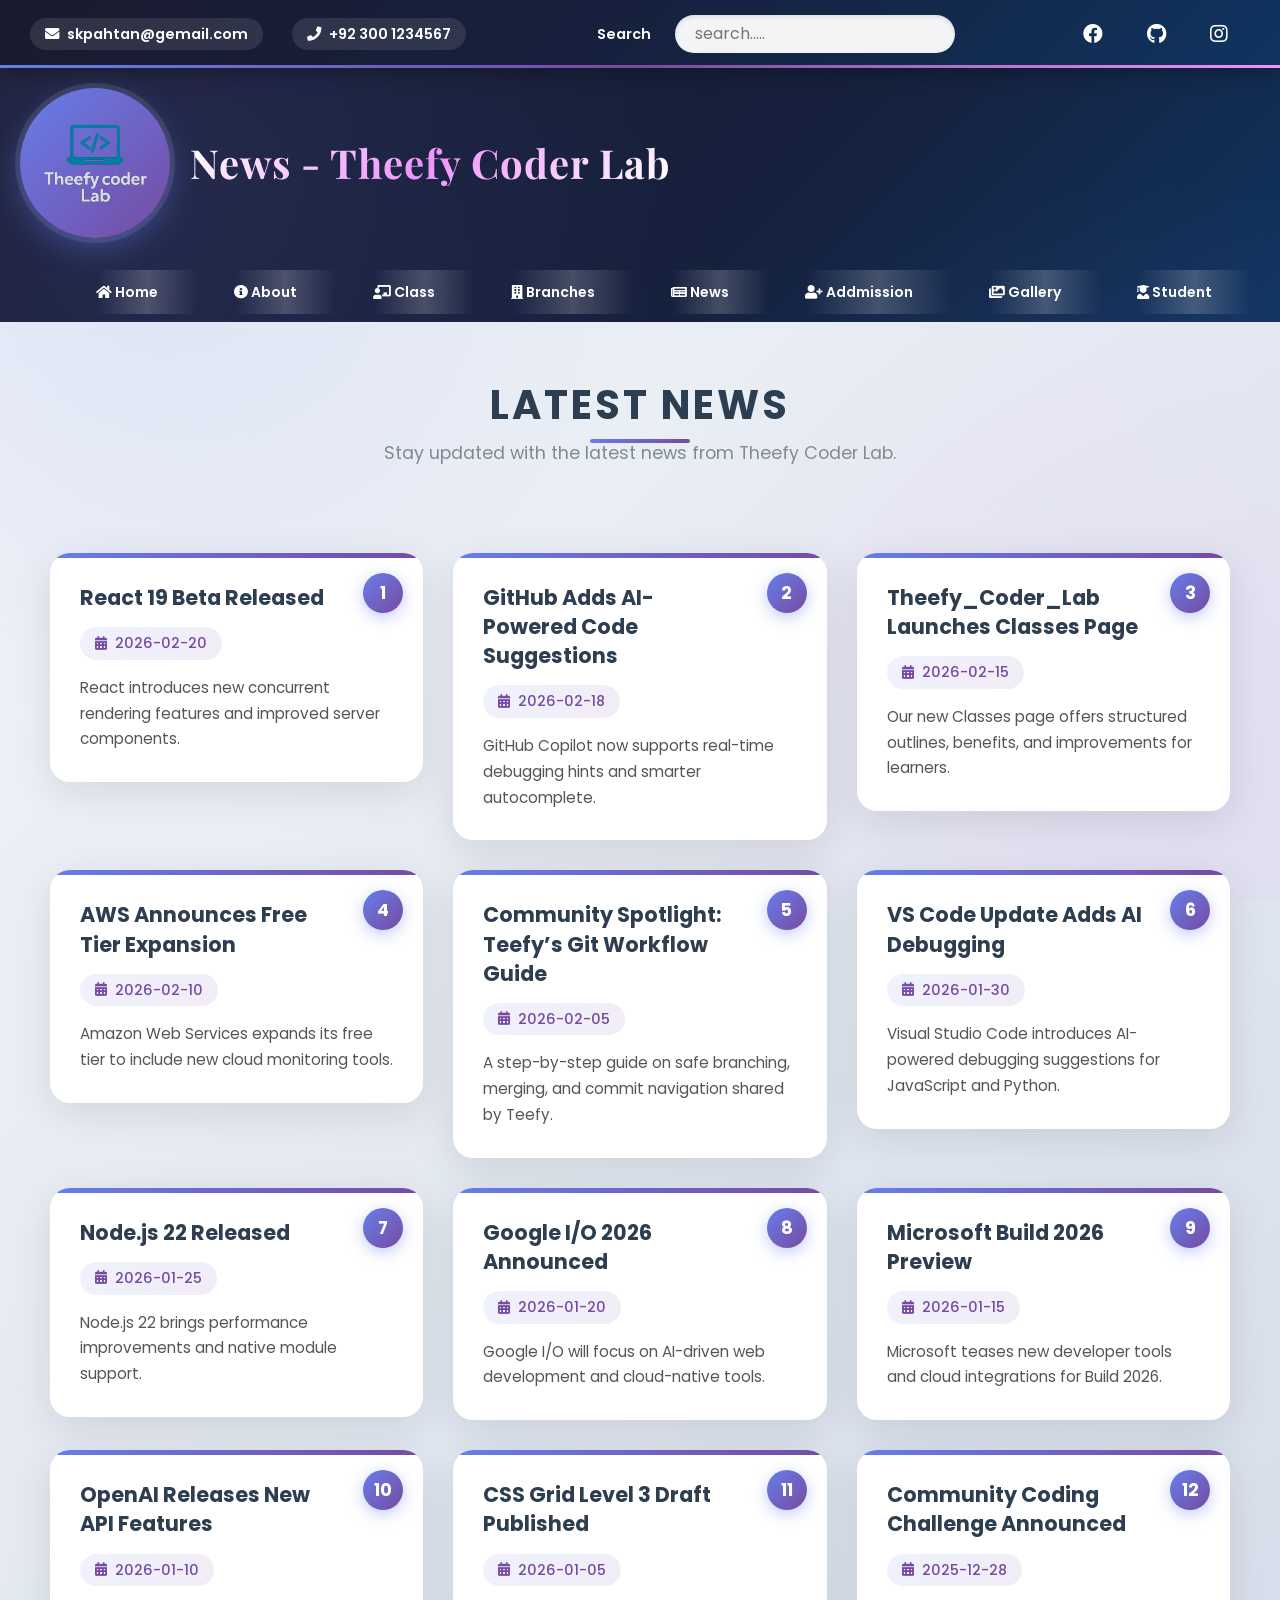
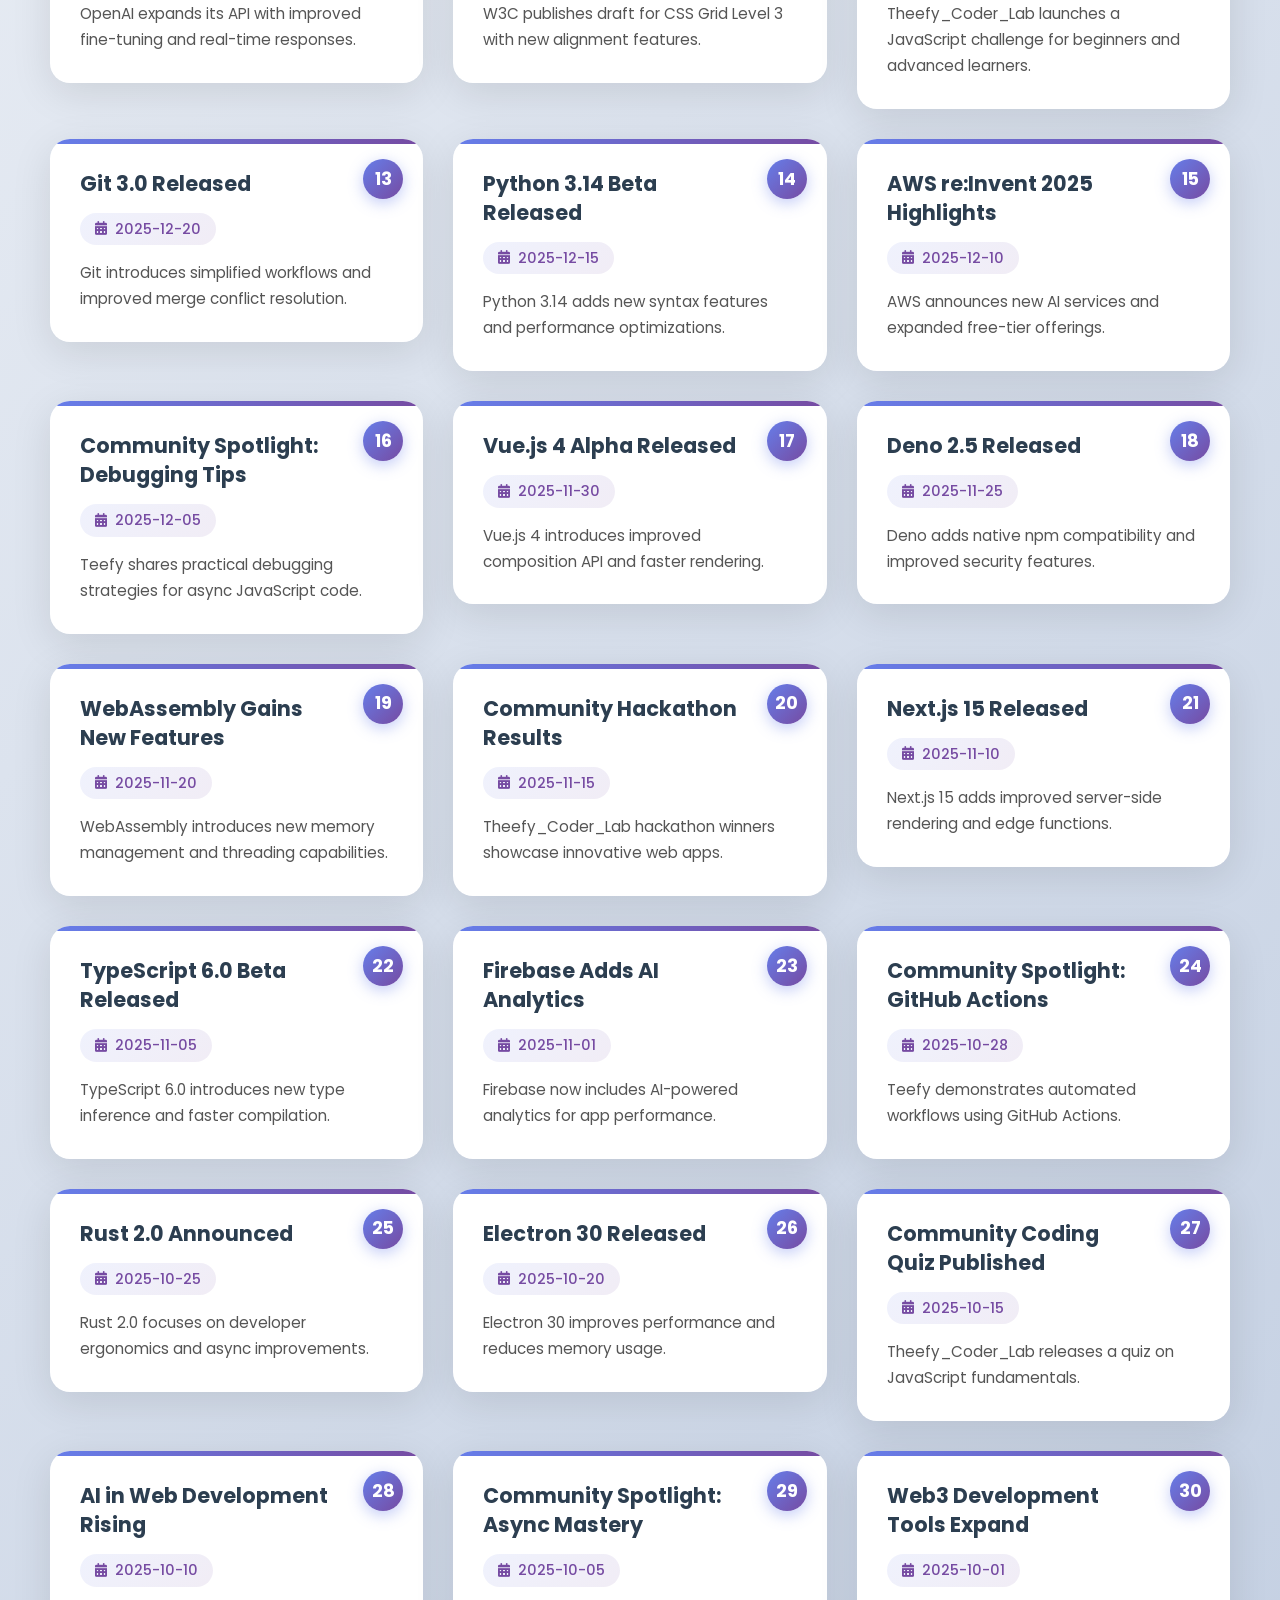
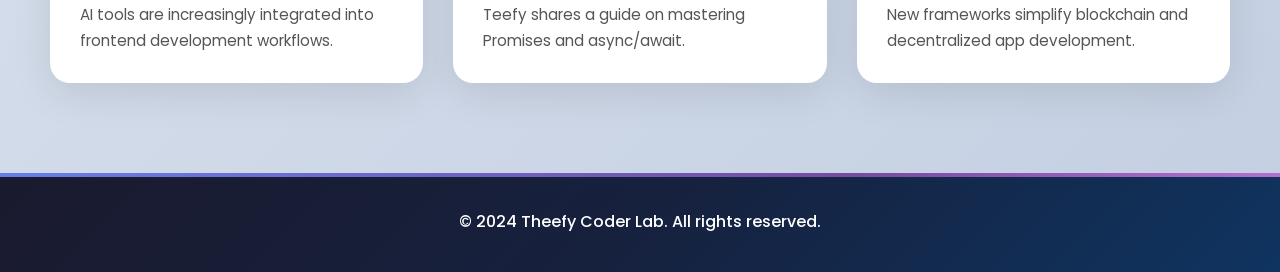
<file: news.html>
<!DOCTYPE html>
<html lang="en">
<head>
    <meta charset="UTF-8">
    <meta name="viewport" content="width=device-width, initial-scale=1.0">
    <title>News - Theefy Coder Lab</title>
    <link href="https://cdnjs.cloudflare.com/ajax/libs/font-awesome/5.15.3/css/all.min.css" rel="stylesheet">
    <link rel="stylesheet" href="styles/normalize.css">
    <link rel="stylesheet" href="style.css">
    <link rel="stylesheet" href="styles/news.css">
    <script src="script.js" defer type="module"></script>
</head>
<body>
    <header>
        <nav>
            <div class="email">
                <a href="email"><i class="fas fa-envelope"></i> skpahtan@gemail.com</a>
                <a href="phone"><i class="fas fa-phone"></i> +92 300 1234567</a>
            </div>
            <div class="search">
                <label for="search">Search</label>
                <input type="search" name="search" id="search" placeholder="search.....">
            </div>
            <div class="list">
                <ul>
                    <li><a href="facebook"><i class="fab fa-facebook"></i></a></li>
                    <!-- <li><a href="twitter"><i class="fab fa-twitter"></i></a></li> -->
                    <!-- <li><a href="linkedin"><i class="fab fa-linkedin"></i></a></li> -->
                    <li><a href="github"><i class="fab fa-github"></i></a></li>
                    <!-- <li><a href="youtube"><i class="fab fa-youtube"></i></a></li> -->
                    <li><a href="instagram"><i class="fab fa-instagram"></i></a></li>
                    <!-- <li><a href="whatsapp"><i class="fab fa-whatsapp"></i></a></li> -->
                </ul>
            </div>
        </nav>
        <section class="top">
            <section class="welcome">
                <img src="./images/lab_logo/logo.png" alt="">
                <h1>News - Theefy Coder Lab</h1>
            </section>
            <section class="manu">
                <div class="menu-toggle" id="mobile-menu">
                    <i class="fas fa-bars"></i>
                </div>
                <ul class="menu-list">
                    <li><a href="index.html"><i class="fas fa-home"></i> Home</a></li>
                    <li><a href="about.html"><i class="fas fa-info-circle"></i> About</a></li>
                    <li><a href="class.html"><i class="fas fa-chalkboard-teacher"></i> Class</a></li>
                    <li><a href="branches.html"><i class="fas fa-building"></i> Branches</a></li>
                    <li><a href="news.html"><i class="fas fa-newspaper"></i> News</a></li>
                    <li><a href="addmission.html"><i class="fas fa-user-plus"></i> Addmission</a></li>
                    <li><a href="gallery.html"><i class="fas fa-images"></i> Gallery</a></li>
                    <li><a href="student.html"><i class="fas fa-user-graduate"></i> Student</a></li>
                </ul>
            </section>
        </section>       
    </header>
    <main>
        <section class="content">
            <h2>Latest News</h2>
            <p>Stay updated with the latest news from Theefy Coder Lab.</p>
            <section class="news">
                <!-- news items -->
            </section>
        </section>
    </main>
    <footer>
        <p>&copy; 2024 Theefy Coder Lab. All rights reserved.</p>
    </footer>
    <script src="scripts/news.js" type="module"></script>
</body>
</html>
</file>
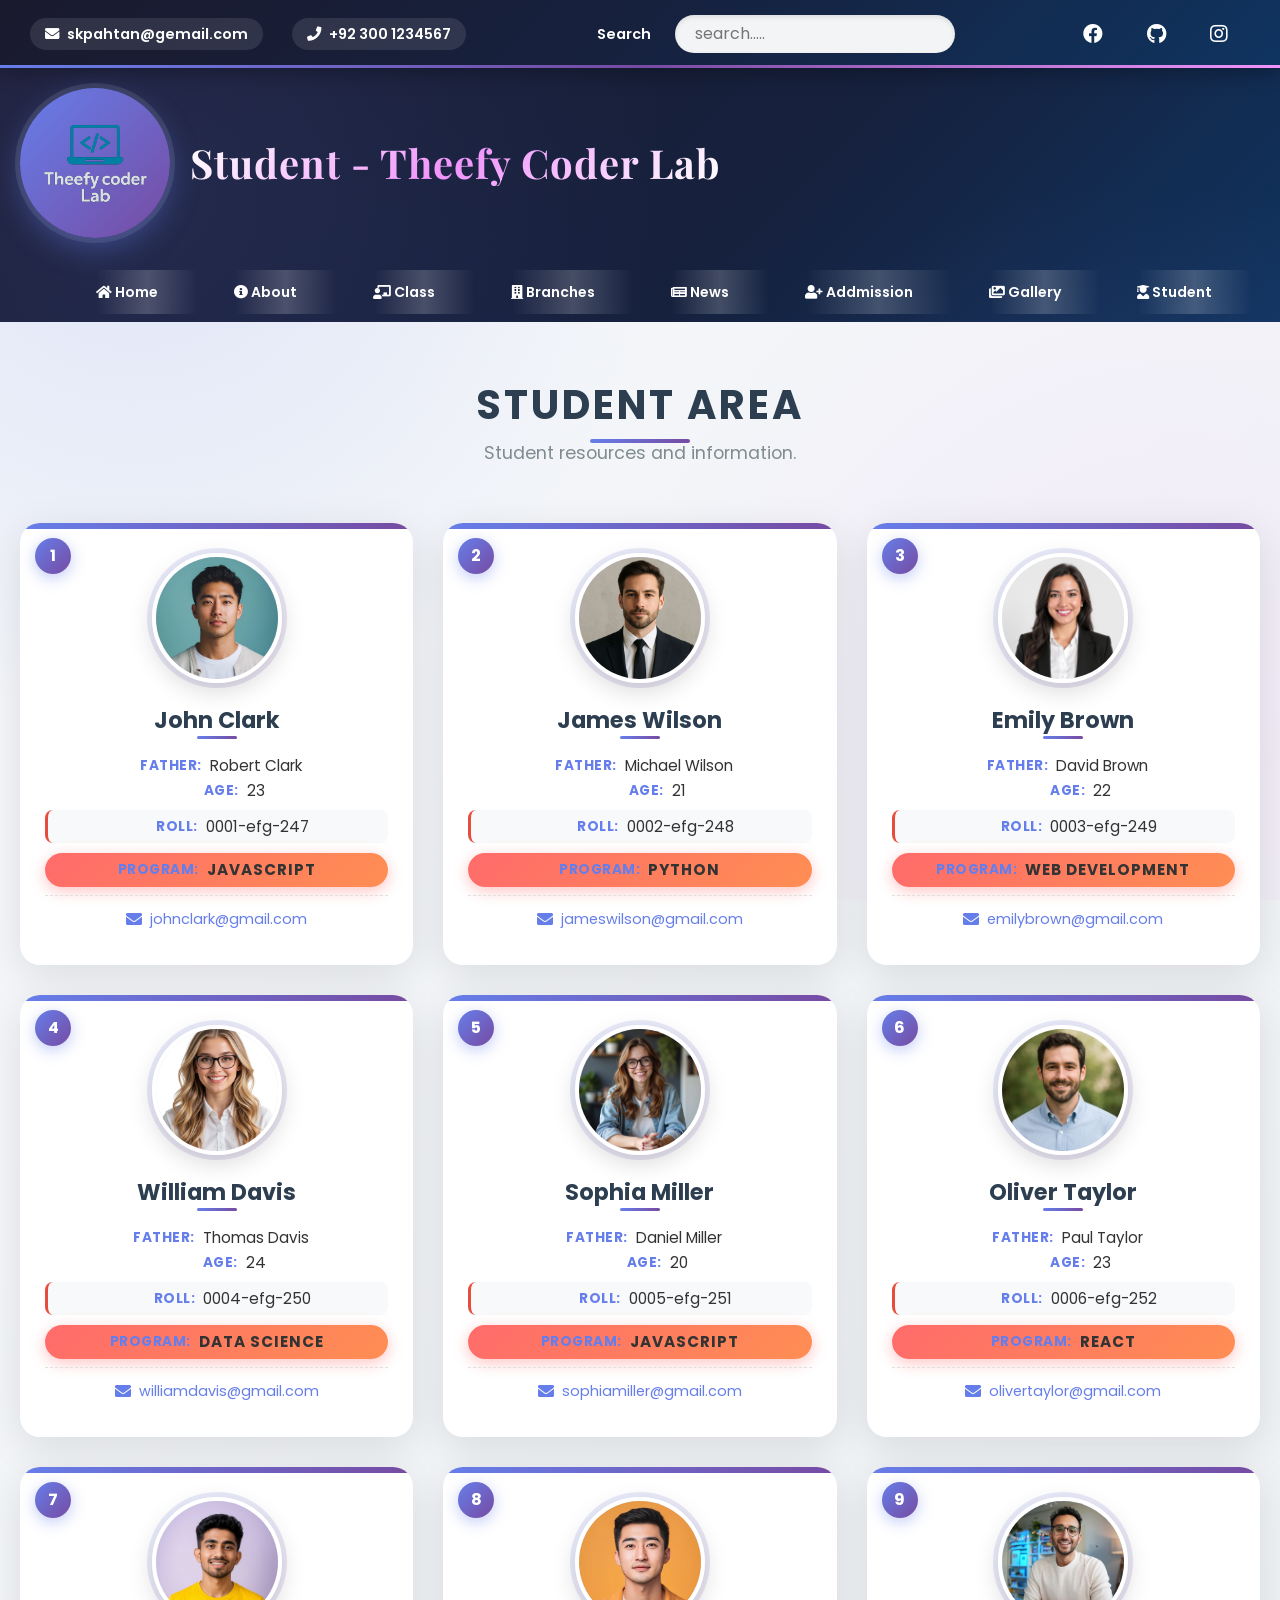
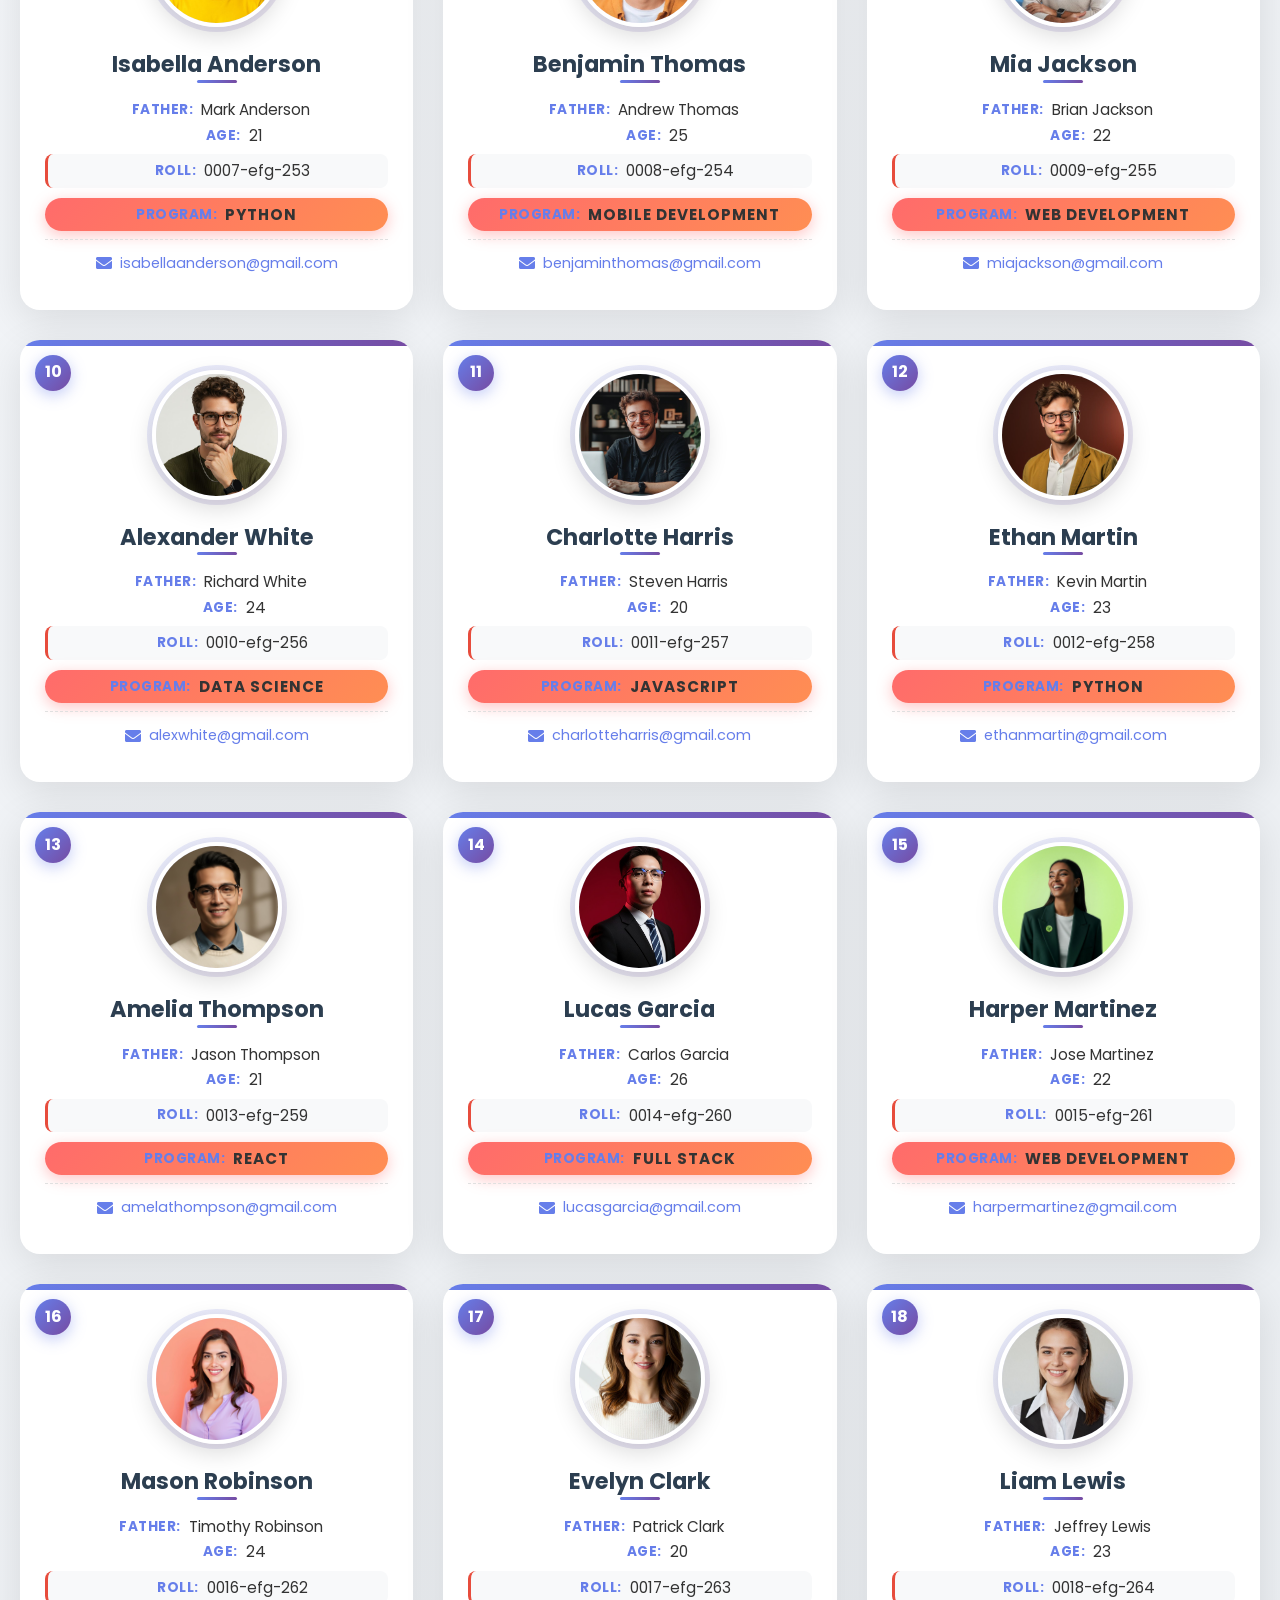
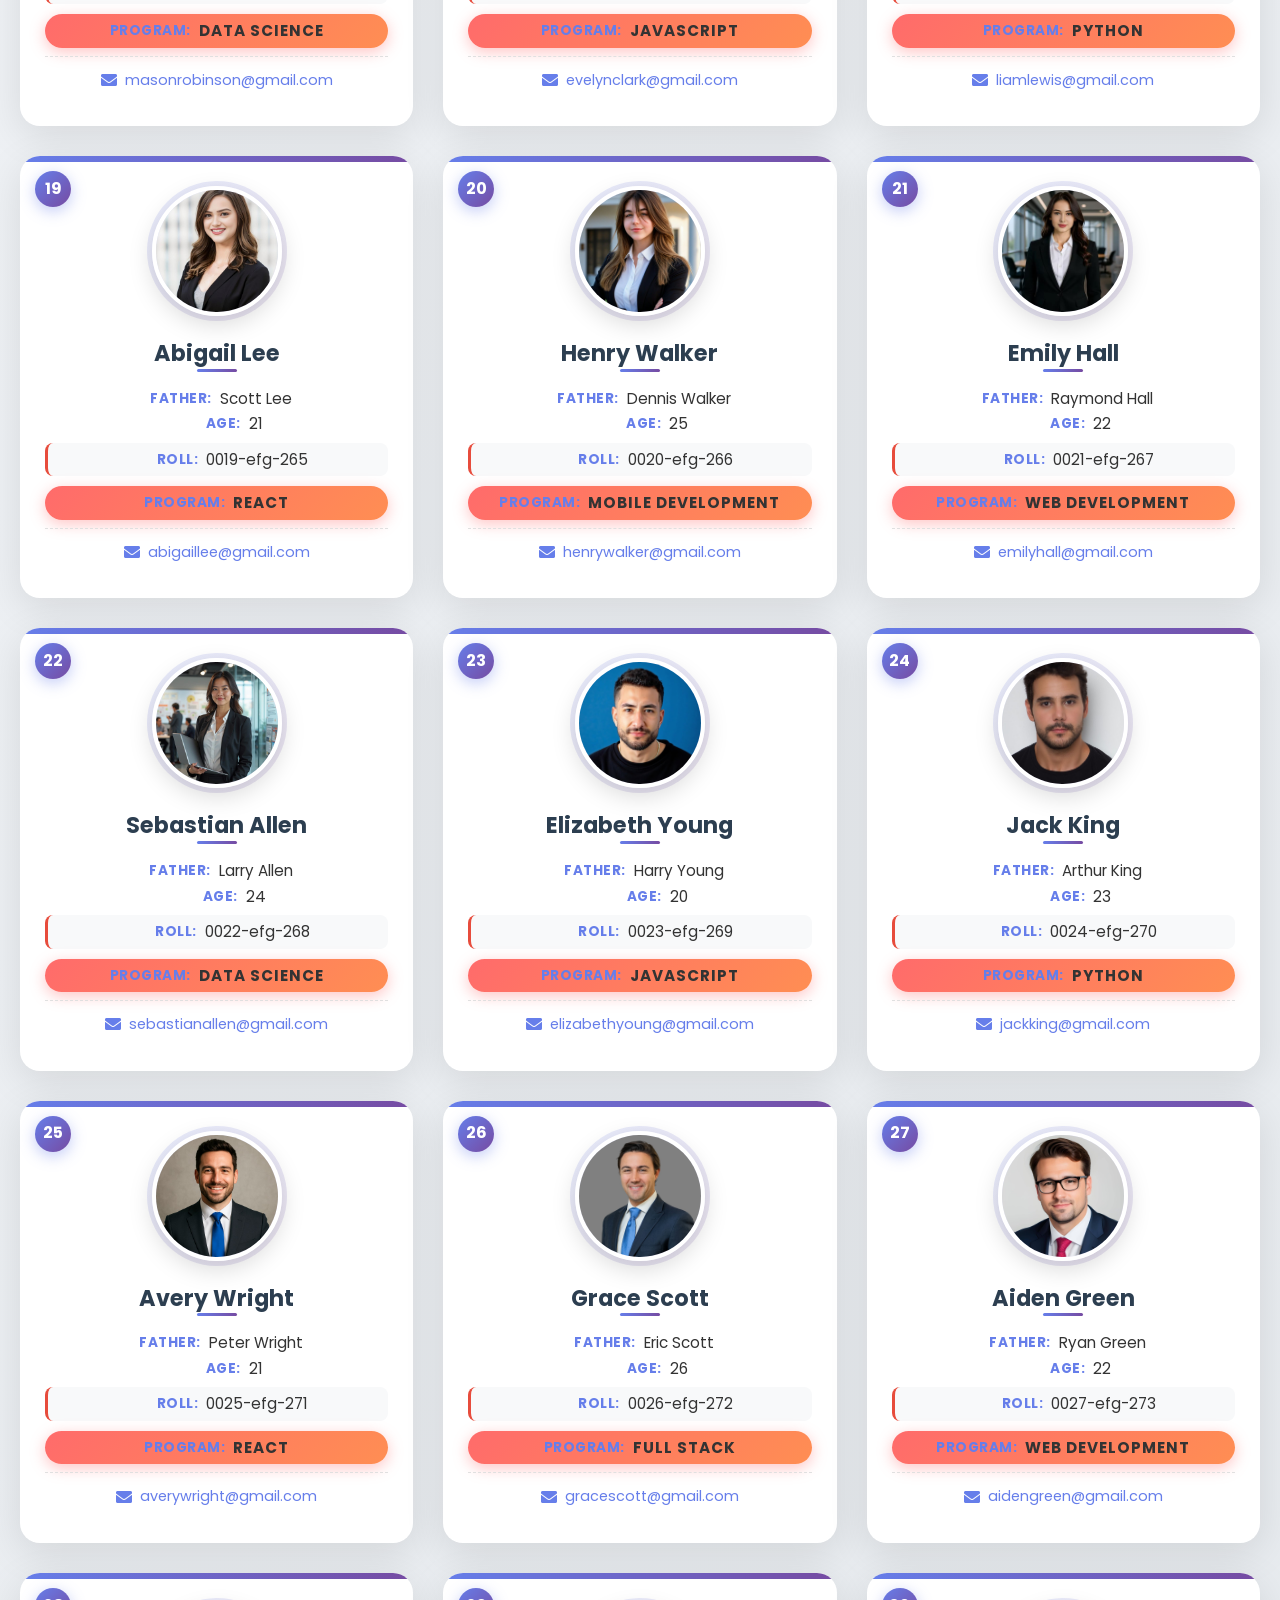
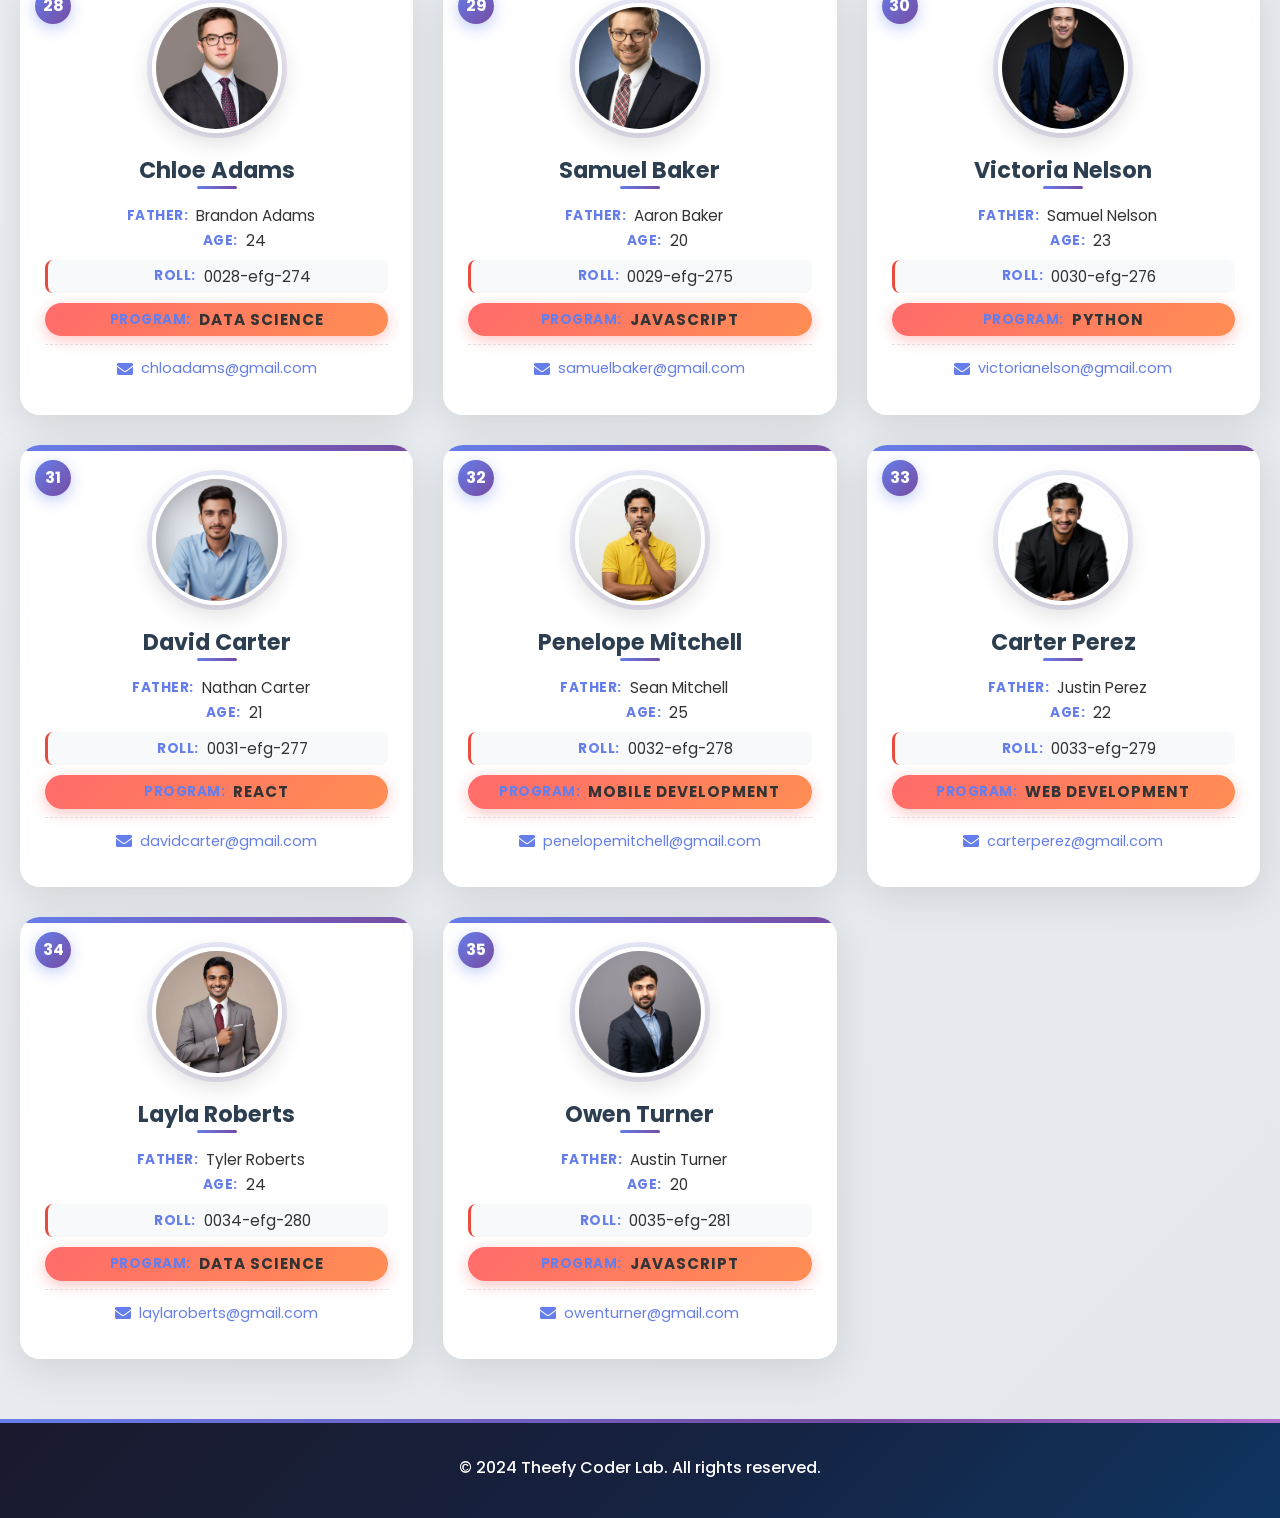
<file: student.html>
<!DOCTYPE html>
<html lang="en">
<head>
    <meta charset="UTF-8">
    <meta name="viewport" content="width=device-width, initial-scale=1.0">
    <title>Student - Theefy Coder Lab</title>
    <link href="https://cdnjs.cloudflare.com/ajax/libs/font-awesome/5.15.3/css/all.min.css" rel="stylesheet">
    <link rel="stylesheet" href="styles/normalize.css">
    <link rel="stylesheet" href="style.css">
    
    <script src="script.js" defer type="module"></script>
    <script src="scripts/student.js" type="module"></script>
    <link rel="stylesheet" href="styles/student.css">
</head>
<body>
    <header>
        <nav>
            <div class="email">
                <a href="email"><i class="fas fa-envelope"></i> skpahtan@gemail.com</a>
                <a href="phone"><i class="fas fa-phone"></i> +92 300 1234567</a>
            </div>
            <div class="search">
                <label for="search">Search</label>
                <input type="search" name="search" id="search" placeholder="search.....">
            </div>
            <div class="list">
                <ul>
                    <li><a href="facebook"><i class="fab fa-facebook"></i></a></li>
                    <!-- <li><a href="twitter"><i class="fab fa-twitter"></i></a></li> -->
                    <!-- <li><a href="linkedin"><i class="fab fa-linkedin"></i></a></li> -->
                    <li><a href="github"><i class="fab fa-github"></i></a></li>
                    <!-- <li><a href="youtube"><i class="fab fa-youtube"></i></a></li> -->
                    <li><a href="instagram"><i class="fab fa-instagram"></i></a></li>
                    <!-- <li><a href="whatsapp"><i class="fab fa-whatsapp"></i></a></li> -->
                </ul>
            </div>
        </nav>
        <section class="top">
            <section class="welcome">
                <img src="./images/lab_logo/logo.png" alt="">
                <h1>Student - Theefy Coder Lab</h1>
            </section>
            <section class="manu">
                <div class="menu-toggle" id="mobile-menu">
                    <i class="fas fa-bars"></i>
                </div>
                <ul class="menu-list">
                    <li><a href="index.html"><i class="fas fa-home"></i> Home</a></li>
                    <li><a href="about.html"><i class="fas fa-info-circle"></i> About</a></li>
                    <li><a href="class.html"><i class="fas fa-chalkboard-teacher"></i> Class</a></li>
                    <li><a href="branches.html"><i class="fas fa-building"></i> Branches</a></li>
                    <li><a href="news.html"><i class="fas fa-newspaper"></i> News</a></li>
                    <li><a href="addmission.html"><i class="fas fa-user-plus"></i> Addmission</a></li>
                    <li><a href="gallery.html"><i class="fas fa-images"></i> Gallery</a></li>
                    <li><a href="student.html"><i class="fas fa-user-graduate"></i> Student</a></li>
                </ul>
            </section>
        </section>       
    </header>
    <main class="students">
        <section class="content">
            <h2>Student Area</h2>
            <p>Student resources and information.</p>
            <div id="student-container"></div>
        </section>
    </main>
    <footer>
        <p>&copy; 2024 Theefy Coder Lab. All rights reserved.</p>
    </footer>
</body>
</html>
</file>
<file: style.css>
/* Import Google Fonts */
@import url('https://fonts.googleapis.com/css2?family=Poppins:wght@300;400;500;600;700&family=Playfair+Display:wght@600;700&display=swap');
.branche-items{
    padding: 0;
    margin: 0%;
}
*{
    margin: 0;
    padding: 0;
    box-sizing: border-box;
    /* overflow-x: hidden; */
    height:min-content;
}
body{
    display: flex;
    flex-direction: column;
    font-family: 'Poppins', sans-serif;
    background: linear-gradient(135deg, #f5f7fa 0%, #c3cfe2 100%);
    min-height: 100vh;
}

/* header nav with gradient background */
header nav{
    display: flex;
    justify-content: space-between;
    align-items: center;
    padding: 15px 30px;
    background: linear-gradient(135deg, #1a1a2e 0%, #16213e 50%, #0f3460 100%);
    color: white;
    box-shadow: 0 4px 20px rgba(0, 0, 0, 0.3);
    position: relative;
    z-index: 100;
}

/* Decorative border at bottom */
header nav::after {
    content: '';
    position: absolute;
    bottom: 0;
    left: 0;
    right: 0;
    height: 3px;
    background: linear-gradient(90deg, #667eea, #764ba2, #f093fb);
}

nav .email a{
    font-weight: 600;
    font-size: 0.9rem;
    margin-right: 25px;
    color: white;
    text-decoration: none;
    padding: 8px 15px;
    border-radius: 25px;
    background: rgba(255, 255, 255, 0.1);
    transition: all 0.3s ease;
    display: inline-flex;
    align-items: center;
    gap: 8px;
}

nav .email a:hover{
    background: linear-gradient(135deg, #667eea, #764ba2);
    transform: translateY(-2px);
    box-shadow: 0 5px 15px rgba(102, 126, 234, 0.4);
}

nav .search label{
    font-size: 0.9rem;
    font-weight: 600;
    margin-right: 10px;
}

nav .search input{
    padding: 10px 20px;
    border: none;
    border-radius: 25px;
    margin-left: 10px;
    width: 280px;
    border: none;
    background: rgba(255, 255, 255, 0.95);
    font-family: 'Poppins', sans-serif;
    transition: all 0.3s ease;
    box-shadow: inset 0 2px 5px rgba(0, 0, 0, 0.1);
}

nav .search input:focus{
    outline: none;
    box-shadow: 0 0 0 3px rgba(102, 126, 234, 0.3), inset 0 2px 5px rgba(0, 0, 0, 0.1);
    transform: scale(1.02);
}

nav .list ul{
    display: flex;
    list-style: none;
}

nav .list ul li{
    margin: 0 12px;
    color: white;
}

nav .list ul li a{
    color: white;
    font-size: 20px;
    font-weight: 600;
    padding: 10px;
    border-radius: 10px;
    transition: all 0.3s ease;
}


nav .list ul li a:hover{
    color: #f093fb;
    position: relative;
    font-size: xx-large;
    background: rgba(255, 255, 255, 0.1);
    box-shadow: 0 5px 15px rgba(240, 147, 251, 0.3);
}


/* header top with beautiful gradient background */
header .top{
    background: linear-gradient(135deg, #1a1a2e 0%, #16213e 60%, #0f3460 100%);
    /* background-image: url('./mages/top.jpg'), linear-gradient(135deg, #1a1a2e 0%, #16213e 60%, #0f3460 100%);
    background-size: 50vw 100%, cover;
    background-repeat: no-repeat;
    background-position: right center;
    padding-bottom: 20px;
    position: relative;
    overflow: hidden; */
    padding-bottom: 20px;
}

/* Decorative overlay pattern */
header .top::before {
    content: '';
    position: absolute;
    top: 0;
    left: 0;
    right: 0;
    bottom: 0;
    background: 
        radial-gradient(circle at 10% 20%, rgba(102, 126, 234, 0.15) 0%, transparent 40%),
        radial-gradient(circle at 90% 80%, rgba(240, 147, 251, 0.1) 0%, transparent 40%);
    pointer-events: none;
}

header .top .welcome{
    display: flex;
    align-items: center;
    position: relative;
    z-index: 1;
}

header .top .welcome img{
    width: 150px;
    height: 150px;
    background: linear-gradient(135deg, #667eea, #764ba2);
    border-radius: 50%;
    margin: 20px;
    padding: 5px;
    box-shadow: 
        0 10px 30px rgba(102, 126, 234, 0.4),
        0 0 0 5px rgba(255, 255, 255, 0.1);
    transition: all 0.3s ease;
}

header .top .welcome img:hover{
    transform: scale(1.1) rotate(5deg);
    box-shadow: 
        0 15px 40px rgba(102, 126, 234, 0.5),
        0 0 0 8px rgba(255, 255, 255, 0.2);
}

header .top .welcome h1{
    font-family: 'Playfair Display', serif;
    font-size: 2.5rem;
    font-weight: 700;
    background: linear-gradient(135deg, #fff 0%, #f093fb 50%, #fff 100%);
    -webkit-background-clip: text;
    -webkit-text-fill-color: transparent;
    background-clip: text;
    text-shadow: none;
    letter-spacing: 1px;
}

header .top .manu ul{
    display: flex;
    width: 100vw;
    align-items: flex-end;
    justify-content: flex-end;
    list-style: none;
    padding-right: 30px;
    color: white;
    position: relative;
    z-index: 1;
}

header .top .manu ul li{
    margin: 0 8px;
    margin-top: 25px;
}

header .top .manu ul li a{
    font-weight: 600;
    margin: 0 10px;
    color: white;
    padding: 12px 20px;
    margin-bottom: 20px;
    text-decoration: none;
    font-size: 14px;
    border-radius: 25px;
    transition: all 0.3s ease;
    position: relative;
    overflow: hidden;
}

header .top .manu ul li a::before {
    content: '';
    position: absolute;
    top: 0;
    /* left: -100%; */
    width: 100%;
    height: 100%;
    background: linear-gradient(90deg, transparent, rgba(255, 255, 255, 0.2), transparent);
    transition: left 0.5s ease;
}

header .top .manu ul li a:hover::before {
    /* left: 100%; */
}

header .top .manu ul li a:hover{
    position: relative;
    color: #f093fb;
    background: rgba(255, 255, 255, 0.1);
    box-shadow: 0 5px 20px rgba(240, 147, 251, 0.3);
}

header .top .manu ul li a:hover::after{
    content: '';
    display: block;
    position: absolute;
    border-bottom: 3px solid #f093fb;
    width: 110%;
    left: 0px;
    margin-top: 5px;
    border-radius: 2px;
}

/* Laptop screen adjustments */
@media screen and (max-width: 1200px) {
    header .top .manu ul {
        padding-right: 10px;
    }
    
    header .top .manu ul li a {
        margin: 0 5px;
        font-size: 13px;
    }
}

/* header mobail */

/* Desktop - Hide hamburger menu by default */
header .top .manu .menu-toggle {
    display: none;
}

header .top .manu .menu-list {
    display: flex;
}

/* Mobile Responsive Styles */
@media screen and (max-width: 768px) {
    /* Remove background image on mobile */
    header .top {
        background-image: none;
        background-color: rgb(29, 29, 29);
        position: relative;
        padding-top: 10px;
    }
    
    /* Hamburger Menu Icon - Fixed at top right */
    header .top .manu .menu-toggle {
        display: block;
        position: fixed;
        top: 10px;
        right: 10px;
        font-size: 14px;
        color: white;
        cursor: pointer;
        z-index: 1001;
        /* background: orange; */
        padding: 6px 8px;
        border-radius: 5px;
        box-shadow: 0 2px 5px rgba(0,0,0,0.3);
        background: rgba(255, 255, 255, 0.1);
        transition: all 0.3s ease;
    }
    
    /* Menu toggle when menu is open - change color for visibility */
    header .top .manu .menu-toggle.active {
        background: white;
        color: rgb(29, 29, 29);
    }
    
    /* Menu toggle hover effect */
    header .top .manu .menu-toggle:hover {
        background: rgba(255, 255, 255, 0.2);
    }
    
    /* Hide desktop menu */
    header .top .manu > ul {
        display: none;
    }
    
    /* Mobile menu list styling */
    header .top .manu .menu-list {
        display: none;
        position: fixed;
        top: 0;
        right: -100%;
        width: 70%;
        max-width: 300px;
        height: 100vh;
        background-color: rgb(29, 29, 29);
        flex-direction: column;
        align-items: center;
        justify-content: flex-start;
        padding-top: 0px;
        transition: right 0.3s ease-in-out;
        z-index: 1000;
        box-shadow: -2px 0 10px rgba(0, 0, 0, 0.5);
        overflow-y: auto;
    }
    
    /* Show menu when active */
    header .top .manu .menu-list.active {
        display: flex;
        right: 0;
    }
    
    header .top .manu .menu-list li {
        margin: 5px 0;
        width: 100%;
        text-align: center;
    }
    
    header .top .manu .menu-list li a {
        font-size: 14px;
        margin: 0;
        padding: 10px 15px;
        display: block;
        color: white;
        text-decoration: none;
    }
    
    header .top .manu .menu-list li a:hover {
        color: orange;
        background: rgba(255, 255, 255, 0.1);
    }
    
    /* Top Navbar - Stack vertically */
    header nav {
        flex-direction: column;
        gap: 15px;
        padding: 15px;
    }
    
    nav .email {
        display: flex;
        flex-direction: column;
        align-items: center;
        gap: 8px;
    }
    
    nav .email a {
        margin-right: 0;
        font-size: 14px;
    }
    
    nav .search {
        width: 100%;
        text-align: center;
    }
    
    nav .search label {
        display: none;
    }
    
    nav .search input {
        width: 100%;
        max-width: 250px;
    }
    
    nav .list ul {
        flex-wrap: wrap;
        justify-content: center;
        gap: 10px;
    }
    
    nav .list ul li {
        margin: 0 8px;
    }
    
    nav .list ul li a {
        font-size: 18px;
    }
    
    nav .list ul li a:hover {
        font-size: 20px;
    }
    
    /* Header Top Section */
    header .top .welcome {
        flex-direction: column;
        text-align: center;
    }
    
    header .top .welcome img {
        width: 120px;
        height: 120px;
    }
    
    header .top .welcome h1 {
        font-size: 20px;
        color: rgb(255, 157, 0);
    }
    
    /* Main h1 responsive styles */
    main > h1 {
        font-size: 1.5rem !important;
        padding: 10px 20px;
        max-width: fit-content;
    }
    
    main > h1::before {
        bottom: -16px;
        font-size: 10px;
    }
    
    main > h1:hover {
        transform: translateX(-50%) scale(1.02);
    }
}

/* Extra Small Mobile (phones) */
@media screen and (max-width: 480px) {
    header nav {
        padding: 10px;
    }
    
    nav .email a {
        font-size: 12px;
    }
    
    nav .list ul li a {
        font-size: 16px;
    }
    
    header .top .welcome img {
        width: 150px;
        height: 150px;
    }
    
    header .top .welcome h1 {
        font-size: 20px;
    }
    
    header .top .manu ul li a {
        font-size: 12px;
    }
    
    /* Main h1 responsive styles - half size */
    main > h1 {
        font-size: 1.5rem !important;
        padding: 8px 15px;
        max-width: fit-content;
    }
}

/* footer with gradient background */
footer{
    display: flex;
    flex-direction: column;
    /* margin-top: 20px; */
    background: linear-gradient(135deg, #1a1a2e 0%, #16213e 50%, #0f3460 100%);
    padding: 40px 20px;
    position: relative;
    overflow: hidden;
}

/* Decorative top border */
footer::before {
    content: '';
    position: absolute;
    top: 0;
    left: 0;
    right: 0;
    height: 4px;
    background: linear-gradient(90deg, #667eea, #764ba2, #f093fb, #667eea);
    background-size: 200% 100%;
    animation: gradientMove 3s linear infinite;
}

@keyframes gradientMove {
    0% { background-position: 0% 50%; }
    100% { background-position: 200% 50%; }
}

footer p {
    text-align: center;
    color: white;
    font-size: 1rem;
    font-weight: 500;
    position: relative;
    z-index: 1;
}

/* main content styles */
main {
    /* padding: 40px 20px; */
    /* max-width: 1200px; */
    /* margin: 0 auto; */
    width: 100%;
}

/* h1 tags in main section */
main > h1 {
    font-family: 'Playfair Display', serif;
    font-size: 3rem;
    font-weight: 700;
    text-align: center;
    margin: 40px 0 30px;
    position: relative;
    color: white;
    text-transform: capitalize;
    letter-spacing: 2px;
    padding: 20px 40px;
    background: linear-gradient(135deg, #667eea 0%, #764ba2 100%);
    border-radius: 15px;
    box-shadow: 0 10px 30px rgba(102, 126, 234, 0.4);
    display: inline-block;
    width: 100%;
    max-width: 400px;
    left: 50%;
    transform: translateX(-50%);
}

/* Gradient underline effect */
main > h1::after {
    content: '';
    position: absolute;
    bottom: -10px;
    left: 50%;
    transform: translateX(-50%);
    width: 100px;
    height: 4px;
    background: linear-gradient(90deg, #667eea, #764ba2, #f093fb);
    border-radius: 2px;
}

.student-itmes{
    margin: 20px;
}
/* Decorative dots on sides */
/* main > h1::before {
    content: '';
    position: absolute;
    bottom: -18px;
    left: 50%;
    transform: translateX(-50%);
    color: #667eea;
    font-size: 12px;
    letter-spacing: 8px;
} */

/* Hover effect for h1 */
main > h1:hover {
    background: linear-gradient(135deg, #764ba2 0%, #f093fb 50%, #667eea 100%);
    transform: translateX(-50%) scale(1.05);
    box-shadow: 0 15px 40px rgba(102, 126, 234, 0.5);
    cursor: default;
}

/* comment section styles */
footer .comments-div{
    
}

footer .comments-div .comment{
    background: linear-gradient(145deg, rgba(255, 255, 255, 0.95), rgba(245, 245, 250, 0.9));
    backdrop-filter: blur(10px);
}

footer .comments-div .comment{
    display: grid;
    grid-template: 
    "image name comment" auto
    "image date comment" auto
    / 50px 150px auto;
    gap: 15px;
    margin: 50px;
    margin-top: 30px;
    margin-bottom: 30px;
    border-radius: 25px;
    border-bottom-left-radius: 30px;
    overflow: hidden;
    box-shadow: 
        0 15px 35px rgba(0, 0, 0, 0.15),
        0 5px 15px rgba(0, 0, 0, 0.1);
    border: 1px solid rgba(255, 255, 255, 0.3);
    transition: all 0.3s ease;
}

footer .comments-div .comment:hover {
    transform: translateY(-5px);
    box-shadow: 
        0 20px 40px rgba(102, 126, 234, 0.2),
        0 10px 20px rgba(0, 0, 0, 0.15);
}

.comments-div .comment .image{
    width: 50px;
    height: 50px;
    border-radius: 50%;
    grid-area: image;
    object-fit: cover;
    border: 3px solid white;
    box-shadow: 0 3px 10px rgba(0, 0, 0, 0.15);
}

.comments-div .comment .name{
    grid-area: name;
    font-weight: 600;
    padding-top: 5px;
    color: #1a1a2e;
    font-family: 'Poppins', sans-serif;
}

.comments-div .comment .date{
    color: #764ba2;
    grid-area: date;
    position: relative;
    top: -10px;
    font-size: 0.85rem;
    font-weight: 500;
}

.comments-div .comment .comment-data{
    grid-area: comment;
    margin: 10px;
    color: #4a4a6a;
    line-height: 1.6;
}

/* mobail responsive */
@media screen and (max-width: 768px) {
    footer .comments-div .comment {
        grid-template:
        "image name" auto
        "date date" auto
        "comment comment" auto
        / 40px auto;
        margin: 5px;
        padding: 5px;
        border-radius: 12px;
    }
    
    footer .comments-div .comment .name {
        padding-top: 0;
        font-size: 0.7rem;
    }
    
    footer .comments-div .comment .date {
        top: 0;
        font-size: 0.6rem;
    }
    
    footer .comments-div .comment .comment-data {
        font-size: 0.65rem;
    }
    
    footer .comments-div .comment .image {
        width: 25px;
        height: 25px;
        border: 2px solid white;
    }
}

/* Footer Data Section */
footer .footerData {
    display: grid;
    grid-template-columns: repeat(auto-fit, minmax(250px, 1fr));
    gap: 40px;
    max-width: 1200px;
    margin: 0 auto;
    width: 100%;
    padding: 40px 20px;
}

footer .footer-section {
    color: white;
}

footer .footer-section h3 {
    font-family: 'Poppins', sans-serif;
    font-size: 1.3rem;
    font-weight: 600;
    margin-bottom: 20px;
    color: #f093fb;
    position: relative;
    padding-bottom: 10px;
}

footer .footer-section h3::after {
    content: '';
    position: absolute;
    bottom: 0;
    left: 0;
    width: 40px;
    height: 2px;
    background: linear-gradient(90deg, #667eea, #764ba2);
}

footer .footer-section.about p {
    color: rgba(255, 255, 255, 0.8);
    line-height: 1.7;
    font-size: 0.95rem;
    text-align: left;
}

footer .footer-section .social-links {
    display: flex;
    gap: 12px;
    margin-top: 20px;
}

footer .footer-section .social-links a {
    width: 40px;
    height: 40px;
    background: rgba(255, 255, 255, 0.1);
    border-radius: 50%;
    display: flex;
    align-items: center;
    justify-content: center;
    color: white;
    transition: all 0.3s ease;
}

footer .footer-section .social-links a:hover {
    background: linear-gradient(135deg, #667eea 0%, #764ba2 100%);
    transform: translateY(-3px);
}

footer .footer-section.links ul,
footer .footer-section.contact ul {
    list-style: none;
    padding: 0;
    margin: 0;
}

footer .footer-section.links ul li,
footer .footer-section.contact ul li {
    margin-bottom: 12px;
}

footer .footer-section.links ul li a {
    color: rgba(255, 255, 255, 0.8);
    text-decoration: none;
    font-size: 0.95rem;
    transition: all 0.3s ease;
    display: flex;
    align-items: center;
    gap: 10px;
}

footer .footer-section.links ul li a:hover {
    color: #f093fb;
    padding-left: 10px;
}

footer .footer-section.links ul li a i {
    width: 20px;
    color: #667eea;
}

footer .footer-section.contact ul li a {
    color: rgba(255, 255, 255, 0.8);
    text-decoration: none;
    font-size: 0.95rem;
    transition: all 0.3s ease;
    display: flex;
    align-items: center;
    gap: 10px;
}

footer .footer-section.contact ul li a:hover {
    color: #f093fb;
}

footer .footer-section.contact ul li a i {
    width: 20px;
    color: #667eea;
}

footer .footer-section.newsletter p {
    color: rgba(255, 255, 255, 0.8);
    font-size: 0.95rem;
    text-align: left;
    margin-bottom: 15px;
}

footer .footer-section.newsletter .newsletter-form {
    display: flex;
    gap: 10px;
}

footer .footer-section.newsletter .newsletter-form input {
    flex: 1;
    padding: 12px 15px;
    border: none;
    border-radius: 8px;
    font-size: 0.9rem;
    outline: none;
}

footer .footer-section.newsletter .newsletter-form button {
    padding: 12px 18px;
    background: linear-gradient(135deg, #667eea 0%, #764ba2 100%);
    border: none;
    border-radius: 8px;
    color: white;
    cursor: pointer;
    transition: all 0.3s ease;
}

footer .footer-section.newsletter .newsletter-form button:hover {
    transform: translateY(-2px);
    box-shadow: 0 5px 15px rgba(102, 126, 234, 0.4);
}

/* Footer Bottom */
footer .footer-bottom {
    text-align: center;
    padding: 25px 20px;
    border-top: 1px solid rgba(255, 255, 255, 0.1);
    margin-top: 20px;
}

footer .footer-bottom p {
    color: rgba(255, 255, 255, 0.7);
    font-size: 0.9rem;
}

/* Mobile Responsive for Footer */
@media screen and (max-width: 768px) {
    footer .footerData {
        grid-template-columns: 1fr;
        gap: 30px;
        padding: 20px;
    }
    
    footer .footer-section h3 {
        font-size: 1.2rem;
    }
}
</file>
<file: styles/addmission.css>
/* Admission Page Styling - Theefy Coder Lab */

/* Main content styling */
header{
    margin-bottom: 30px;
}

main .content {
    display: flex;
    flex-direction: column;
    max-width: 1400px;
    margin: 0 auto;
    width: 100%;
    padding: 40px 20px;
}

main .content h2 {
    margin-top: 20px;
    text-align: center;
    font-size: 2.5rem;
    color: #2c3e50;
    font-weight: 700;
    text-transform: uppercase;
    letter-spacing: 3px;
    position: relative;
    padding-bottom: 15px;
}

main .content h2::after {
    content: '';
    position: absolute;
    bottom: 0;
    left: 50%;
    transform: translateX(-50%);
    width: 100px;
    height: 4px;
    background: linear-gradient(90deg, #667eea, #764ba2);
    border-radius: 2px;
}

main .content > p {
    text-align: center;
    color: #7f8c8d;
    font-size: 1.1rem;
    margin-bottom: 20px;
}

/* Admission page container */
#admission-page {
    max-width: 900px;
    margin: 0 auto;
    padding: 40px;
    background: white;
    border-radius: 25px;
    box-shadow: 0 20px 60px rgba(0, 0, 0, 0.1);
    position: relative;
    overflow: hidden;
}

/* Decorative gradient top border */
#admission-page::before {
    content: '';
    position: absolute;
    top: 0;
    left: 0;
    right: 0;
    height: 6px;
    background: linear-gradient(90deg, #667eea, #764ba2, #f093fb);
    background-size: 200% 100%;
    animation: gradientMove 3s ease infinite;
}

@keyframes gradientMove {
    0%, 100% { background-position: 0% 50%; }
    50% { background-position: 100% 50%; }
}

#admission-page h2 {
    text-align: center;
    font-size: 2rem;
    color: #2c3e50;
    font-weight: 700;
    margin-bottom: 10px;
    position: relative;
}

#admission-page > p {
    text-align: center;
    color: #7f8c8d;
    font-size: 1.1rem;
    margin-bottom: 30px;
}

/* Section headings */
#admission-page h3 {
    font-family: 'Poppins', sans-serif;
    font-size: 1.5rem;
    color: #667eea;
    font-weight: 700;
    margin-top: 30px;
    margin-bottom: 20px;
    padding-bottom: 10px;
    border-bottom: 2px solid #f0f0f0;
    position: relative;
}

#admission-page h3::after {
    content: '';
    position: absolute;
    bottom: -2px;
    left: 0;
    width: 60px;
    height: 2px;
    background: linear-gradient(90deg, #667eea, #764ba2);
}

/* Programs list */
#admission-page ul {
    list-style: none;
    padding: 0;
    margin: 0;
}

#admission-page ul li {
    background: linear-gradient(135deg, #f8f9ff 0%, #f0f4ff 100%);
    padding: 20px 25px;
    margin-bottom: 15px;
    border-radius: 15px;
    border-left: 4px solid #667eea;
    font-family: 'Poppins', sans-serif;
    font-size: 1rem;
    color: #444;
    transition: all 0.3s ease;
    position: relative;
    overflow: hidden;
}

#admission-page ul li::before {
    content: '✓';
    position: absolute;
    right: 20px;
    top: 50%;
    transform: translateY(-50%);
    color: #667eea;
    font-weight: bold;
    font-size: 1.2rem;
    opacity: 0;
    transition: opacity 0.3s ease;
}

#admission-page ul li:hover {
    transform: translateX(10px);
    box-shadow: 0 5px 20px rgba(102, 126, 234, 0.2);
}

#admission-page ul li:hover::before {
    opacity: 1;
}

#admission-page ul li strong {
    color: #764ba2;
    font-weight: 600;
}

/* Admission process ordered list */
#admission-page ol {
    list-style: none;
    padding: 0;
    margin: 0;
    counter-reset: process-counter;
}

#admission-page ol li {
    background: white;
    padding: 20px 25px;
    padding-left: 70px;
    margin-bottom: 15px;
    border-radius: 15px;
    font-family: 'Poppins', sans-serif;
    font-size: 1rem;
    color: #444;
    position: relative;
    counter-increment: process-counter;
    border: 2px solid #f0f0f0;
    transition: all 0.3s ease;
}

#admission-page ol li::before {
    content: counter(process-counter);
    position: absolute;
    left: 15px;
    top: 50%;
    transform: translateY(-50%);
    width: 40px;
    height: 40px;
    background: linear-gradient(135deg, #667eea 0%, #764ba2 100%);
    color: white;
    border-radius: 50%;
    display: flex;
    align-items: center;
    justify-content: center;
    font-weight: 700;
    font-size: 1.1rem;
    box-shadow: 0 4px 15px rgba(102, 126, 234, 0.3);
}

#admission-page ol li:hover {
    border-color: #667eea;
    transform: translateX(10px);
    box-shadow: 0 5px 20px rgba(102, 126, 234, 0.15);
}

/* Form styling */
#admission-page form {
    background: linear-gradient(135deg, #f8f9ff 0%, #f5f7ff 100%);
    padding: 35px;
    border-radius: 20px;
    margin-top: 20px;
}

#admission-page form label {
    font-family: 'Poppins', sans-serif;
    font-size: 1rem;
    font-weight: 600;
    color: #2c3e50;
    display: block;
    margin-bottom: 8px;
}

#admission-page form input,
#admission-page form select,
#admission-page form textarea {
    width: 100%;
    padding: 15px 20px;
    border: 2px solid #e0e0e0;
    border-radius: 12px;
    font-family: 'Poppins', sans-serif;
    font-size: 1rem;
    color: #333;
    background: white;
    transition: all 0.3s ease;
    box-sizing: border-box;
}

#admission-page form input:focus,
#admission-page form select:focus,
#admission-page form textarea:focus {
    outline: none;
    border-color: #667eea;
    box-shadow: 0 0 0 4px rgba(102, 126, 234, 0.1);
}

/* File input styling */
#admission-page form input[type="file"] {
    padding: 12px 20px;
    cursor: pointer;
    background: white;
}

#admission-page form input[type="file"]::file-selector-button {
    background: linear-gradient(135deg, #667eea 0%, #764ba2 100%);
    color: white;
    border: none;
    padding: 10px 20px;
    border-radius: 8px;
    font-family: 'Poppins', sans-serif;
    font-weight: 600;
    cursor: pointer;
    margin-right: 15px;
    transition: all 0.3s ease;
}

#admission-page form input[type="file"]::file-selector-button:hover {
    transform: translateY(-2px);
    box-shadow: 0 4px 15px rgba(102, 126, 234, 0.4);
}

#admission-page form input::placeholder,
#admission-page form textarea::placeholder {
    color: #aaa;
}

#admission-page form select {
    cursor: pointer;
    appearance: none;
    background-image: url("data:image/svg+xml;charset=UTF-8,%3csvg xmlns='http://www.w3.org/2000/svg' viewBox='0 0 24 24' fill='none' stroke='%23667eea' stroke-width='2' stroke-linecap='round' stroke-linejoin='round'%3e%3cpolyline points='6 9 12 15 18 9'%3e%3c/polyline%3e%3c/svg%3e");
    background-repeat: no-repeat;
    background-position: right 15px center;
    background-size: 20px;
    padding-right: 50px;
}

#admission-page form textarea {
    min-height: 120px;
    resize: vertical;
}

/* Submit button */
#admission-page form button {
    width: 100%;
    padding: 18px 30px;
    background: linear-gradient(135deg, #667eea 0%, #764ba2 100%);
    color: white;
    border: none;
    border-radius: 12px;
    font-family: 'Poppins', sans-serif;
    font-size: 1.1rem;
    font-weight: 700;
    text-transform: uppercase;
    letter-spacing: 1px;
    cursor: pointer;
    transition: all 0.3s ease;
    box-shadow: 0 8px 25px rgba(102, 126, 234, 0.4);
    margin-top: 10px;
}

#admission-page form button:hover {
    transform: translateY(-3px);
    box-shadow: 0 15px 35px rgba(102, 126, 234, 0.5);
}

#admission-page form button:active {
    transform: translateY(0);
}

/* Eligibility section */
#admission-page > p:nth-of-type(2) {
    background: linear-gradient(135deg, rgba(102, 126, 234, 0.1) 0%, rgba(118, 75, 162, 0.1) 100%);
    padding: 20px;
    border-radius: 12px;
    color: #555;
    line-height: 1.6;
}

/* Responsive design */
@media (max-width: 768px) {
    #admission-page {
        padding: 25px;
        margin: 0 15px;
    }
    
    #admission-page h2 {
        font-size: 1.6rem;
    }
    
    #admission-page h3 {
        font-size: 1.3rem;
    }
    
    #admission-page ul li,
    #admission-page ol li {
        padding: 15px 20px;
        padding-left: 55px;
    }
    
    #admission-page ol li::before {
        width: 32px;
        height: 32px;
        font-size: 0.9rem;
    }
    
    #admission-page form {
        padding: 20px;
    }
}

@media (max-width: 480px) {
    main .content {
        padding: 20px 10px;
    }
    
    #admission-page {
        padding: 20px 15px;
    }
    
    #admission-page h2 {
        font-size: 1.4rem;
    }
    
    #admission-page h3 {
        font-size: 1.2rem;
    }
    
    main .content h2 {
        font-size: 1.5rem;
    }
}

/* Success Message Styling */
.applyClass .success-message {
    text-align: center;
    padding: 50px 30px;
    background: linear-gradient(135deg, #f0fdf4 0%, #dcfce7 100%);
    border-radius: 20px;
    animation: successAppear 0.6s ease;
}

@keyframes successAppear {
    from {
        opacity: 0;
        transform: scale(0.9);
    }
    to {
        opacity: 1;
        transform: scale(1);
    }
}

.applyClass .success-message .success-icon {
    width: 100px;
    height: 100px;
    margin: 0 auto 25px;
    background: linear-gradient(135deg, #10b981 0%, #059669 100%);
    border-radius: 50%;
    display: flex;
    align-items: center;
    justify-content: center;
    box-shadow: 0 10px 30px rgba(16, 185, 129, 0.4);
    animation: iconPop 0.5s ease 0.3s both;
}

@keyframes iconPop {
    0% { transform: scale(0); }
    50% { transform: scale(1.2); }
    100% { transform: scale(1); }
}

.applyClass .success-message .success-icon i {
    font-size: 50px;
    color: white;
}

.applyClass .success-message h2 {
    font-family: 'Poppins', sans-serif;
    font-size: 2rem;
    color: #065f46;
    margin-bottom: 15px;
    font-weight: 700;
}

.applyClass .success-message p {
    font-family: 'Poppins', sans-serif;
    font-size: 1.1rem;
    color: #374151;
    margin-bottom: 10px;
}

.applyClass .success-message p strong {
    color: #059669;
}

.applyClass .success-message .email-confirm {
    background: rgba(16, 185, 129, 0.1);
    padding: 15px;
    border-radius: 10px;
    margin: 20px 0;
}

.applyClass .success-message .success-details {
    background: white;
    padding: 20px;
    border-radius: 15px;
    margin: 25px 0;
    text-align: left;
}

.applyClass .success-message .success-details p {
    display: flex;
    align-items: center;
    gap: 10px;
    margin-bottom: 12px;
    font-size: 1rem;
}

.applyClass .success-message .success-details p:last-child {
    margin-bottom: 0;
}

.applyClass .success-message .success-details i {
    color: #667eea;
    width: 25px;
}

.applyClass .success-message .submit-another {
    background: linear-gradient(135deg, #667eea 0%, #764ba2 100%);
    color: white;
    border: none;
    padding: 15px 35px;
    border-radius: 12px;
    font-family: 'Poppins', sans-serif;
    font-size: 1rem;
    font-weight: 600;
    cursor: pointer;
    transition: all 0.3s ease;
    margin-top: 15px;
}

.applyClass .success-message .submit-another:hover {
    transform: translateY(-3px);
    box-shadow: 0 10px 25px rgba(102, 126, 234, 0.4);
}
.addmission-html{ 
    padding-bottom: 20px;
}
</file>
<file: styles/branches.css>
/* Import Google Fonts */
@import url('https://fonts.googleapis.com/css2?family=Poppins:wght@300;400;500;600;700&family=Playfair+Display:wght@600;700&display=swap');

*{
    margin: 0;
    padding: 0;
    box-sizing: border-box;
}

/* Main branches container with beautiful gradient background */
.branche-items{
    padding: 0;
    margin: 0%;
}
.branches {
    display: flex;
    flex-wrap: wrap;
    justify-content: center;
    gap: 30px;
    width: 100vw;
    padding: 40px 20px;
    background: linear-gradient(135deg, #1a1a2e 0%, #16213e 50%, #0f3460 100%);
    min-height: 100vh;
}

/* Branch card styling with glass morphism effect */
.branches .branch {
    width: 45%;
    min-width: 350px;
    background: linear-gradient(145deg, rgba(255, 255, 255, 0.95), rgba(245, 245, 250, 0.9));
    border-radius: 20px;
    box-shadow: 
        0 15px 35px rgba(0, 0, 0, 0.2),
        0 5px 15px rgba(0, 0, 0, 0.1),
        inset 0 1px 0 rgba(255, 255, 255, 0.8);
    overflow: hidden;
    transition: all 0.4s cubic-bezier(0.175, 0.885, 0.32, 1.275);
    border: 1px solid rgba(255, 255, 255, 0.3);
    position: relative;
}

/* Decorative gradient overlay on cards */
.branches .branch::before {
    content: '';
    position: absolute;
    top: 0;
    left: 0;
    right: 0;
    height: 4px;
    background: linear-gradient(90deg, #667eea 0%, #764ba2 50%, #f093fb 100%);
}

/* Hover effect */
.branches .branch:hover {
    transform: translateY(-10px) scale(1.02);
    box-shadow: 
        0 25px 50px rgba(102, 126, 234, 0.3),
        0 10px 20px rgba(0, 0, 0, 0.15),
        inset 0 1px 0 rgba(255, 255, 255, 0.9);
}

/* Branch heading styling */
.branches .branch h2 {
    font-family: 'Playfair Display', serif;
    font-size: 1.8rem;
    font-weight: 700;
    color: #1a1a2e;
    padding: 20px 25px 15px;
    background: linear-gradient(135deg, #667eea 0%, #764ba2 100%);
    -webkit-background-clip: text;
    -webkit-text-fill-color: transparent;
    background-clip: text;
    text-shadow: none;
    position: relative;
    letter-spacing: 0.5px;
}

/* Decorative line under heading */
.branches .branch h2::after {
    content: '';
    position: absolute;
    bottom: 8px;
    left: 25px;
    width: 60px;
    height: 3px;
    background: linear-gradient(90deg, #667eea, #764ba2);
    border-radius: 2px;
}

/* Info section styling */
.branches .branch .info {
    display: flex;
    padding: 20px 25px;
    gap: 25px;
    align-items: stretch;
}

/* About branch section */
.branches .branch .info .about-branch {
    display: flex;
    flex-direction: column;
    gap: 12px;
    width: 50%;
    justify-content: center;
}

/* Individual info items with icon styling */
.branches .branch .info .about-branch span {
    font-family: 'Poppins', sans-serif;
    font-size: 0.9rem;
    color: #4a4a6a;
    line-height: 1.6;
    display: flex;
    align-items: flex-start;
    gap: 8px;
}

/* Bold labels with gradient background */
.branches .branch .info .about-branch span b {
    color: #ffffff;
    background: linear-gradient(135deg, #667eea 0%, #764ba2 100%);
    padding: 4px 10px;
    border-radius: 20px;
    font-size: 0.75rem;
    font-weight: 700;
    text-transform: uppercase;
    letter-spacing: 0.5px;
    white-space: nowrap;
    box-shadow: 0 2px 8px rgba(102, 126, 234, 0.3);
    display: inline-block;
}

/* Image container with styling */
.branches .branch .image {
    width: 50%;
    display: flex;
    align-items: center;
    justify-content: center;
    position: relative;
}

/* Image styling with rounded corners and shadow */
.branches .branch .image img {
    width: 100%;
    height: 200px;
    object-fit: cover;
    border-radius: 15px;
    box-shadow: 
        0 8px 20px rgba(0, 0, 0, 0.15),
        0 2px 5px rgba(0, 0, 0, 0.1);
    transition: transform 0.4s ease;
    border: 3px solid white;
}

.branches .branch:hover .image img {
    transform: scale(1.05);
}

/* Alternate layout for odd branches */
.branches .branch:nth-child(odd) .info {
    flex-direction: row;
}

.branches .branch:nth-child(even) .info {
    flex-direction: row-reverse;
}

/* Responsive design for smaller screens */
@media screen and (max-width: 768px) {
    .branches {
        padding: 20px 15px;
        gap: 20px;
    }
    
    .branches .branch {
        width: 100%;
        min-width: unset;
    }
    
    .branches .branch h2 {
        font-size: 1.5rem;
        padding: 15px 20px 12px;
    }
    
    .branches .branch .info {
        flex-direction: column !important;
        padding: 15px;
        gap: 15px;
    }
    
    .branches .branch .info .about-branch,
    .branches .branch .image {
        width: 100%;
    }
    
    .branches .branch .image img {
        height: 180px;
    }
}

/* Animation for cards appearing */
@keyframes fadeInUp {
    from {
        opacity: 0;
        transform: translateY(30px);
    }
    to {
        opacity: 1;
        transform: translateY(0);
    }
}

.branches .branch {
    animation: fadeInUp 0.6s ease forwards;
}

.branches .branch:nth-child(1) { animation-delay: 0.1s; }
.branches .branch:nth-child(2) { animation-delay: 0.2s; }
.branches .branch:nth-child(3) { animation-delay: 0.3s; }
.branches .branch:nth-child(4) { animation-delay: 0.4s; }
.branches .branch:nth-child(5) { animation-delay: 0.5s; }
.branches .branch:nth-child(6) { animation-delay: 0.6s; }
.branches .branch:nth-child(7) { animation-delay: 0.7s; }
.branches .branch:nth-child(8) { animation-delay: 0.8s; }

/* Floating particles effect in background */
.branches::before {
    content: '';
    position: fixed;
    top: 0;
    left: 0;
    width: 100%;
    height: 100%;
    background-image: 
        radial-gradient(circle at 20% 80%, rgba(102, 126, 234, 0.1) 0%, transparent 50%),
        radial-gradient(circle at 80% 20%, rgba(118, 75, 162, 0.1) 0%, transparent 50%),
        radial-gradient(circle at 40% 40%, rgba(240, 147, 251, 0.08) 0%, transparent 40%);
    pointer-events: none;
    z-index: 0;
}

.branches > * {
    position: relative;
    z-index: 1;
}
</file>
<file: styles/classes.css>
/* Import Google Fonts */
@import url('https://fonts.googleapis.com/css2?family=Poppins:wght@300;400;500;600;700&family=Playfair+Display:wght@600;700&display=swap');

/* Reset */
*{
    margin: 0;
    padding: 0;
    box-sizing: border-box;
}

body {
    font-family: 'Poppins', sans-serif;
    background: linear-gradient(135deg, #1a1a2e 0%, #16213e 50%, #0f3460 100%);
    min-height: 100vh;
    position: relative;
}

/* Decorative background particles */
body::before {
    content: '';
    position: fixed;
    top: 0;
    left: 0;
    width: 100%;
    height: 100%;
    background-image: 
        radial-gradient(circle at 10% 20%, rgba(102, 126, 234, 0.15) 0%, transparent 50%),
        radial-gradient(circle at 90% 80%, rgba(240, 147, 251, 0.1) 0%, transparent 50%),
        radial-gradient(circle at 50% 50%, rgba(118, 75, 162, 0.08) 0%, transparent 60%);
    pointer-events: none;
    z-index: 0;
}

/* Main container - displays class cards in a row/grid */
.classes{
    width: 100%;
    display: flex;
    flex-wrap: wrap;
    justify-content: center;
    padding: 50px;
    gap: 40px;
    position: relative;
    z-index: 1;
}

/* Each individual class card - this uses the grid */
.classes .class {
    width: 45%;
    min-width: 400px;
    max-width: 600px;
    display: grid;
    grid-template-columns: 1fr 1fr;
    grid-template-rows: auto auto auto;
    grid-template-areas:
        "classno classno"
        "text image"
        "text text";
    gap: 0;
    border-radius: 20px;
    overflow: hidden;
    box-shadow: 
        0 20px 60px rgba(0, 0, 0, 0.3),
        0 0 0 1px rgba(255, 255, 255, 0.1);
    transition: all 0.4s cubic-bezier(0.175, 0.885, 0.32, 1.275);
    background: white;
}

.classes .class:hover {
    transform: translateY(-15px) scale(1.02);
    box-shadow: 
        0 30px 80px rgba(102, 126, 234, 0.3),
        0 15px 35px rgba(0, 0, 0, 0.2);
}

/* Heading - Row 1 */
.classes .class .class-no {
    grid-column: 1 / -1;
    grid-row: 1;
    background: linear-gradient(135deg, #667eea 0%, #764ba2 50%, #f093fb 100%);
    background-size: 200% 200%;
    color: white;
    text-align: center;
    padding: 25px;
    font-size: 28px;
    font-weight: 700;
    font-family: 'Playfair Display', serif;
    text-transform: uppercase;
    letter-spacing: 3px;
    text-shadow: 2px 2px 4px rgba(0, 0, 0, 0.3);
    position: relative;
    overflow: hidden;
}

/* Shimmer effect */
.classes .class .class-no::before {
    content: '';
    position: absolute;
    top: 0;
    left: -100%;
    width: 100%;
    height: 100%;
    background: linear-gradient(90deg, transparent, rgba(255, 255, 255, 0.3), transparent);
    animation: shimmer 3s infinite;
}

@keyframes shimmer {
    0% { left: -100%; }
    100% { left: 100%; }
}

/* Text - Row 2, Column 1 */
.classes .class .text {
    grid-column: 1;
    grid-row: 2;
    padding: 25px;
    background: linear-gradient(180deg, #ffffff 0%, #f8f9fa 100%);
    overflow-wrap: break-word;
}

.classes .class .text h3.course {
    font-family: 'Playfair Display', serif;
    color: #1a1a2e;
    font-size: 22px;
    margin-bottom: 15px;
    font-weight: 700;
    line-height: 1.4;
    background: linear-gradient(135deg, #667eea 0%, #764ba2 100%);
    -webkit-background-clip: text;
    -webkit-text-fill-color: transparent;
    background-clip: text;
}

.classes .class .text span {
    display: block;
    color: #666;
    font-size: 14px;
    margin-bottom: 10px;
    line-height: 1.6;
}

.classes .class .text span b {
    color: white;
    background: linear-gradient(135deg, #667eea 0%, #764ba2 100%);
    padding: 3px 10px;
    border-radius: 15px;
    font-weight: 600;
}

/* Image - Row 2, Column 2 */
.classes .class .image {
    grid-column: 2;
    grid-row: 2;
    background: linear-gradient(135deg, #667eea 0%, #764ba2 100%);
    display: flex;
    align-items: center;
    justify-content: center;
    padding: 20px;
}

.classes .class .image img {
    width: 100%;
    max-width: 200px;
    height: auto;
    max-height: 250px;
    display: block;
    object-fit: cover;
    border-radius: 15px;
    box-shadow: 0 10px 30px rgba(0, 0, 0, 0.3);
    transition: all 0.4s ease;
    border: 3px solid white;
}

.classes .class:hover .image img {
    transform: scale(1.1) rotate(3deg);
    box-shadow: 0 15px 40px rgba(102, 126, 234, 0.4);
}

/* Text Continue - Row 3, Full Width */
.classes .class .text-continue {
    grid-column: 1 / -1;
    grid-row: 3;
    padding: 25px;
    background: linear-gradient(180deg, #f8f9fa 0%, #e9ecef 100%);
    overflow-wrap: break-word;
    border-top: 3px solid #667eea;
    position: relative;
}

.classes .class .text-continue::before {
    content: '';
    position: absolute;
    top: -3px;
    left: 0;
    width: 30%;
    height: 3px;
    background: linear-gradient(90deg, #f093fb, #667eea);
}

.classes .class .text-continue span {
    display: block;
    color: #555;
    font-size: 14px;
    margin-bottom: 12px;
    line-height: 1.7;
    padding: 10px 15px;
    background: white;
    border-radius: 10px;
    margin-right: 10px;
    transition: all 0.3s ease;
    box-shadow: 0 2px 8px rgba(0, 0, 0, 0.05);
    border-left: 3px solid #667eea;
}

.classes .class .text-continue span:hover {
    background: linear-gradient(135deg, rgba(102, 126, 234, 0.05), rgba(118, 75, 162, 0.05));
    transform: translateX(5px);
    box-shadow: 0 4px 15px rgba(102, 126, 234, 0.15);
}

.classes .class .text-continue span b {
    background: linear-gradient(135deg, #667eea 0%, #764ba2 100%);
    -webkit-background-clip: text;
    -webkit-text-fill-color: transparent;
    background-clip: text;
    font-weight: 700;
}

/* Responsive Design */
@media screen and (max-width: 900px) {
    .classes .class {
        width: 90%;
        min-width: 300px;
    }
    
    .classes .class .class-no {
        font-size: 22px;
        padding: 20px;
    }
    
    .classes .class .text h3.course {
        font-size: 18px;
    }
    
    .classes .class .image img {
        max-width: 150px;
        max-height: 200px;
    }
}

@media screen and (max-width: 600px) {
    .classes {
        padding: 20px;
        gap: 30px;
    }
    
    .classes .class {
        width: 100%;
        min-width: 280px;
    }
    
    .classes .class .class-no {
        font-size: 18px;
        padding: 15px;
    }
    
    .classes .class .text,
    .classes .class .text-continue {
        padding: 15px;
    }
    
    .classes .class .image {
        padding: 15px;
    }
    
    .classes .class .image img {
        max-width: 120px;
        max-height: 150px;
    }
}
</file>
<file: styles/gallery.css>
/* Gallery Styles */
main .content {
    text-align: center;
    padding: 40px 20px;
    background: linear-gradient(135deg, #667eea 0%, #764ba2 100%);
    margin: 20px;
    border-radius: 15px;
    box-shadow: 0 10px 30px rgba(0, 0, 0, 0.2);
}

main .content h2 {
    font-size: 42px;
    color: white;
    margin-bottom: 15px;
    text-transform: uppercase;
    letter-spacing: 3px;
    text-shadow: 2px 2px 4px rgba(0, 0, 0, 0.3);
}

main .content p {
    font-size: 18px;
    color: rgba(255, 255, 255, 0.9);
    font-weight: 500;
    background: rgba(255, 255, 255, 0.15);
    display: inline-block;
    padding: 10px 25px;
    border-radius: 25px;
    backdrop-filter: blur(5px);
}

/* Gallery Section Styles */
.gallery-section {
    margin: 40px 20px;
    padding: 20px;
    background: #f9f9f9;
    border-radius: 10px;
    box-shadow: 0 2px 10px rgba(0, 0, 0, 0.1);
}

.gallery-section h3 {
    text-align: center;
    color: #333;
    font-size: 28px;
    margin-bottom: 25px;
    padding-bottom: 15px;
    border-bottom: 3px solid #667eea;
}

.gallery-grid {
    display: grid;
    grid-template-columns: repeat(auto-fill, minmax(250px, 1fr));
    gap: 15px;
    padding: 10px;
}

.gallery-grid img {
    width: 100%;
    height: 200px;
    object-fit: cover;
    border-radius: 8px;
    transition: transform 0.3s ease, box-shadow 0.3s ease;
    transform: scale(1);
    cursor: pointer;
}

.gallery-grid img:hover {
    transform: scale(1.05);
    /* box-shadow: 0 5px 20px rgba(0, 0, 0, 0.2); */
}

/* Responsive Gallery */
@media screen and (max-width: 768px) {
    .gallery-grid {
        grid-template-columns: repeat(auto-fill, minmax(150px, 1fr));
        gap: 10px;
    }
    
    .gallery-grid img {
        height: 150px;
    }
    
    .gallery-section h3 {
        font-size: 22px;
    }
}

@media screen and (max-width: 480px) {
    .gallery-grid {
        grid-template-columns: repeat(auto-fill, minmax(100px, 1fr));
    }
    
    .gallery-grid img {
        height: 100px;
    }
}

/* Student Card Styles */
.student-grid {
    display: grid;
    grid-template-columns: repeat(auto-fill, minmax(220px, 1fr));
    gap: 20px;
    padding: 15px;
}

.student-card {
    background: white;
    border-radius: 12px;
    overflow: hidden;
    box-shadow: 0 4px 15px rgba(0, 0, 0, 0.1);
    transition: transform 0.3s ease, box-shadow 0.3s ease;
}

.student-card:hover {
    transform: translateY(-5px);
    box-shadow: 0 8px 25px rgba(0, 0, 0, 0.2);
}

.student-card img {
    width: 100%;
    height: 220px;
    object-fit: contain;
    object-position: center;
    background: #f5f5f5;
    border-bottom: 3px solid #667eea;
}

.student-info {
    padding: 15px;
    text-align: center;
}

.student-info h4 {
    font-size: 18px;
    color: #333;
    margin-bottom: 8px;
    font-weight: 600;
}

.student-info .program {
    font-size: 14px;
    color: #667eea;
    font-weight: 600;
    background: rgba(102, 126, 234, 0.1);
    padding: 5px 12px;
    border-radius: 15px;
    display: inline-block;
}
</file>
<file: styles/class.css>
/* Study Section Styles */
.study-section {
    margin: 40px 20px;
    padding: 30px;
    background: linear-gradient(135deg, #f5f7fa 0%, #c3cfe2 100%);
    border-radius: 15px;
    box-shadow: 0 5px 25px rgba(0, 0, 0, 0.15);
}

.study-section h3 {
    text-align: center;
    color: #2c3e50;
    font-size: 32px;
    margin-bottom: 15px;
    padding-bottom: 15px;
    border-bottom: 4px solid #3498db;
    text-transform: uppercase;
    letter-spacing: 2px;
}

.study-intro {
    text-align: center;
    color: #555;
    font-size: 18px;
    margin-bottom: 30px;
    font-weight: 500;
}

.study-grid {
    display: grid;
    grid-template-columns: repeat(auto-fill, minmax(280px, 1fr));
    gap: 20px;
    padding: 10px;
}

.study-card {
    position: relative;
    border-radius: 12px;
    overflow: hidden;
    box-shadow: 0 4px 15px rgba(0, 0, 0, 0.2);
    cursor: pointer;
    transition: transform 0.3s ease, box-shadow 0.3s ease;
}

.study-card:hover {
    transform: translateY(-8px);
    box-shadow: 0 12px 30px rgba(0, 0, 0, 0.3);
}

.study-card img {
    width: 100%;
    height: 250px;
    object-fit: cover;
    display: block;
    transition: transform 0.4s ease;
}

.study-card:hover img {
    transform: scale(1.1);
}

.study-overlay {
    position: absolute;
    bottom: 0;
    left: 0;
    right: 0;
    background: linear-gradient(to top, rgba(0, 0, 0, 0.8) 0%, rgba(0, 0, 0, 0) 100%);
    padding: 30px 15px 15px;
    transform: translateY(100%);
    transition: transform 0.3s ease;
}

.study-card:hover .study-overlay {
    transform: translateY(0);
}

.study-overlay span {
    display: inline-block;
    color: white;
    font-size: 16px;
    font-weight: 600;
    padding: 8px 16px;
    background: #3498db;
    border-radius: 20px;
    text-transform: uppercase;
    letter-spacing: 1px;
}

/* Responsive Study Section */
@media screen and (max-width: 1024px) {
    .study-grid {
        grid-template-columns: repeat(auto-fill, minmax(240px, 1fr));
    }
    
    .study-card img {
        height: 220px;
    }
}

@media screen and (max-width: 768px) {
    .study-section {
        margin: 30px 15px;
        padding: 20px;
    }
    
    .study-section h3 {
        font-size: 26px;
    }
    
    .study-intro {
        font-size: 16px;
    }
    
    .study-grid {
        grid-template-columns: repeat(auto-fill, minmax(200px, 1fr));
        gap: 15px;
    }
    
    .study-card img {
        height: 180px;
    }
    
    .study-overlay {
        transform: translateY(0);
        background: linear-gradient(to top, rgba(0, 0, 0, 0.7) 0%, rgba(0, 0, 0, 0) 100%);
    }
    
    .study-overlay span {
        font-size: 14px;
        padding: 6px 12px;
    }
}

@media screen and (max-width: 480px) {
    .study-section h3 {
        font-size: 22px;
    }
    
    .study-grid {
        grid-template-columns: repeat(auto-fill, minmax(150px, 1fr));
        gap: 10px;
    }
    
    .study-card img {
        height: 150px;
    }
}
</file>
<file: styles/news.css>
/* News Page Styling - Theefy Coder Lab */

/* Main container styles */
main .content {
    display: flex;
    flex-direction: column;
    max-width: 1400px;
    margin: 0 auto;
    width: 100%;
    padding: 40px 20px;
}

main .content h2 {
    margin-top: 20px;
    text-align: center;
    font-size: 2.5rem;
    color: #2c3e50;
    font-weight: 700;
    text-transform: uppercase;
    letter-spacing: 3px;
    position: relative;
    padding-bottom: 15px;
}

main .content h2::after {
    content: '';
    position: absolute;
    bottom: 0;
    left: 50%;
    transform: translateX(-50%);
    width: 100px;
    height: 4px;
    background: linear-gradient(90deg, #667eea, #764ba2);
    border-radius: 2px;
}

main .content > p {
    text-align: center;
    color: #7f8c8d;
    font-size: 1.1rem;
    margin-bottom: 40px;
}

/* News container */
.news {
    display: grid;
    grid-template-columns: repeat(auto-fill, minmax(350px, 1fr));
    gap: 30px;
    margin: 30px;
    padding: 20px 0;
}

/* News item card */
.news .news-item {
    background: white;
    border-radius: 20px;
    overflow: hidden;
    box-shadow: 0 10px 40px rgba(0, 0, 0, 0.1);
    transition: all 0.4s cubic-bezier(0.175, 0.885, 0.32, 1.275);
    position: relative;
    border: none;
    padding: 30px;
    display: flex;
    flex-direction: column;
}

/* Gradient top border */
.news .news-item::before {
    content: '';
    position: absolute;
    top: 0;
    left: 0;
    right: 0;
    height: 5px;
    background: linear-gradient(90deg, #667eea, #764ba2, #f093fb);
    background-size: 200% 100%;
    animation: gradientMove 3s ease infinite;
}

@keyframes gradientMove {
    0%, 100% { background-position: 0% 50%; }
    50% { background-position: 100% 50%; }
}

/* Hover effect */
.news .news-item:hover {
    transform: translateY(-10px);
    box-shadow: 0 25px 60px rgba(102, 126, 234, 0.25);
}

/* News number badge */
.news .news-item .news-number {
    position: absolute;
    top: 20px;
    right: 20px;
    background: linear-gradient(135deg, #667eea 0%, #764ba2 100%);
    color: white;
    width: 40px;
    height: 40px;
    border-radius: 50%;
    display: flex;
    align-items: center;
    justify-content: center;
    font-weight: 700;
    font-size: 1.1rem;
    box-shadow: 0 4px 15px rgba(102, 126, 234, 0.4);
    z-index: 10;
}

/* News title */
.news .news-item h3 {
    font-family: 'Poppins', sans-serif;
    font-size: 1.3rem;
    font-weight: 700;
    color: #2c3e50;
    margin-bottom: 15px;
    padding-right: 50px;
    line-height: 1.4;
    transition: color 0.3s ease;
}

.news .news-item:hover h3 {
    color: #667eea;
}

/* News date */
.news .news-item h4 {
    font-family: 'Poppins', sans-serif;
    font-size: 0.9rem;
    font-weight: 500;
    color: #764ba2;
    margin-bottom: 15px;
    display: flex;
    align-items: center;
    gap: 8px;
    background: linear-gradient(135deg, rgba(102, 126, 234, 0.1) 0%, rgba(118, 75, 162, 0.1) 100%);
    padding: 8px 15px;
    border-radius: 20px;
    width: fit-content;
}

.news .news-item h4 i {
    font-size: 0.85rem;
}

/* News summary */
.news .news-item p {
    font-family: 'Poppins', sans-serif;
    font-size: 0.95rem;
    color: #555;
    line-height: 1.7;
    flex-grow: 1;
}

/* Staggered animation */
.news .news-item {
    animation: cardAppear 0.6s ease forwards;
    opacity: 0;
}

.news .news-item:nth-child(1) { animation-delay: 0.05s; }
.news .news-item:nth-child(2) { animation-delay: 0.1s; }
.news .news-item:nth-child(3) { animation-delay: 0.15s; }
.news .news-item:nth-child(4) { animation-delay: 0.2s; }
.news .news-item:nth-child(5) { animation-delay: 0.25s; }
.news .news-item:nth-child(6) { animation-delay: 0.3s; }
.news .news-item:nth-child(7) { animation-delay: 0.35s; }
.news .news-item:nth-child(8) { animation-delay: 0.4s; }
.news .news-item:nth-child(9) { animation-delay: 0.45s; }
.news .news-item:nth-child(10) { animation-delay: 0.5s; }
.news .news-item:nth-child(11) { animation-delay: 0.55s; }
.news .news-item:nth-child(12) { animation-delay: 0.6s; }

@keyframes cardAppear {
    from {
        opacity: 0;
        transform: translateY(30px);
    }
    to {
        opacity: 1;
        transform: translateY(0);
    }
}

/* Read more button style */
.news .news-item::after {
    content: 'Read More';
    position: absolute;
    bottom: 20px;
    right: 30px;
    font-size: 0.85rem;
    font-weight: 600;
    color: #667eea;
    cursor: pointer;
    transition: all 0.3s ease;
    opacity: 0;
}

.news .news-item:hover::after {
    opacity: 1;
    right: 25px;
}

/* Responsive design */
@media (max-width: 768px) {
    .news {
        grid-template-columns: repeat(auto-fill, minmax(280px, 1fr));
        gap: 20px;
    }
    
    main .content h2 {
        font-size: 1.8rem;
    }
    
    .news .news-item {
        padding: 25px;
    }
    
    .news .news-item h3 {
        font-size: 1.1rem;
    }
}

@media (max-width: 480px) {
    main .content {
        padding: 20px 10px;
    }
    
    .news {
        grid-template-columns: 1fr;
    }
    
    main .content h2 {
        font-size: 1.5rem;
        letter-spacing: 1px;
    }
}
</file>
<file: styles/student.css>
/* Student Cards Styling - Theefy Coder Lab */

/* Main container styles */
.students {
    display: flex;
    flex-direction: column;
    min-height: 100vh;
    background: linear-gradient(135deg, #f5f7fa 0%, #e4e8ec 100%);
    padding: 40px 20px;
}

.students .content {
    display: flex;
    flex-direction: column;
    max-width: 1400px;
    margin: 0 auto;
    width: 100%;
}

.students .content h2 {
    margin-top: 20px;
    text-align: center;
    font-size: 2.5rem;
    color: #2c3e50;
    font-weight: 700;
    text-transform: uppercase;
    letter-spacing: 3px;
    position: relative;
    padding-bottom: 15px;
}

.students .content h2::after {
    content: '';
    position: absolute;
    bottom: 0;
    left: 50%;
    transform: translateX(-50%);
    width: 100px;
    height: 4px;
    background: linear-gradient(90deg, #667eea, #764ba2);
    border-radius: 2px;
}

.students .content p {
    text-align: center;
    color: #7f8c8d;
    font-size: 1.1rem;
    margin-bottom: 40px;
}

/* Students Grid */
.students-grid {
    display: grid;
    grid-template-columns: repeat(auto-fill, minmax(320px, 1fr));
    gap: 30px;
    padding: 20px 0;
}

/* Student Card */
.student-card {
    background: white;
    border-radius: 20px;
    overflow: hidden;
    box-shadow: 0 10px 40px rgba(0, 0, 0, 0.1);
    transition: all 0.4s cubic-bezier(0.175, 0.885, 0.32, 1.275);
    position: relative;
    border: none;
}

/* Student Number Badge */
.student-card .student-number {
    position: absolute;
    top: 15px;
    left: 15px;
    background: linear-gradient(135deg, #667eea 0%, #764ba2 100%);
    color: white;
    width: 36px;
    height: 36px;
    border-radius: 50%;
    display: flex;
    align-items: center;
    justify-content: center;
    font-weight: 700;
    font-size: 1rem;
    box-shadow: 0 4px 15px rgba(102, 126, 234, 0.4);
    z-index: 10;
}

.student-card::before {
    content: '';
    position: absolute;
    top: 0;
    left: 0;
    right: 0;
    height: 6px;
    background: linear-gradient(90deg, #667eea, #764ba2, #f093fb);
    background-size: 200% 100%;
    animation: gradientMove 3s ease infinite;
}

@keyframes gradientMove {
    0%, 100% { background-position: 0% 50%; }
    50% { background-position: 100% 50%; }
}

.student-card:hover {
    transform: translateY(-15px);
    box-shadow: 0 25px 60px rgba(102, 126, 234, 0.25);
}

/* Student Image */
.student-card .student-image {
    display: flex;
    justify-content: center;
    padding: 30px 20px 10px;
    position: relative;
}

.student-card .student-image::after {
    content: '';
    position: absolute;
    top: 25px;
    width: 140px;
    height: 140px;
    background: linear-gradient(135deg, #667eea 0%, #764ba2 100%);
    border-radius: 50%;
    z-index: 0;
    opacity: 0.15;
}

.student-card .student-image img {
    width: 130px;
    height: 130px;
    border-radius: 50%;
    object-fit: cover;
    border: 4px solid white;
    box-shadow: 0 8px 25px rgba(0, 0, 0, 0.15);
    position: relative;
    z-index: 1;
    transition: transform 0.4s ease;
}

.student-card:hover .student-image img {
    transform: scale(1.08) rotate(3deg);
}

/* Student Info */
.student-card .student-info {
    padding: 15px 25px 30px;
    text-align: center;
}

.student-card .student-name {
    font-size: 1.4rem;
    font-weight: 700;
    color: #2c3e50;
    margin-bottom: 15px;
    text-transform: capitalize;
    position: relative;
    display: inline-block;
}

.student-card .student-name::after {
    content: '';
    position: absolute;
    bottom: -5px;
    left: 50%;
    transform: translateX(-50%);
    width: 40px;
    height: 3px;
    background: linear-gradient(90deg, #667eea, #764ba2);
    border-radius: 2px;
}

/* Program Badge */
.student-card .student-program {
    display: inline-block;
    background: linear-gradient(135deg, #FF6B6B 0%, #FF8E53 100%);
    color: white;
    padding: 8px 20px;
    border-radius: 25px;
    font-size: 0.9rem;
    font-weight: 700;
    margin-bottom: 18px;
    text-transform: uppercase;
    letter-spacing: 1px;
    box-shadow: 0 4px 15px rgba(255, 107, 107, 0.4);
}

/* Info Items */
.student-card .student-info p {
    margin: 8px 0;
    font-size: 0.95rem;
    color: #333;
    display: flex;
    justify-content: center;
    align-items: center;
    gap: 8px;
}

.student-card .student-info p strong {
    color: #667eea;
    font-weight: 700;
    min-width: 70px;
    text-align: right;
    font-size: 0.85rem;
    text-transform: uppercase;
    letter-spacing: 0.5px;
}

.student-card .student-info p span {
    color: #2c3e50;
    font-weight: 500;
}

/* Email Link */
.student-card .student-email {
    margin-top: 15px;
    padding-top: 15px;
    border-top: 1px dashed #e0e0e0;
}

.student-card .student-email a {
    color: #667eea;
    text-decoration: none;
    font-size: 0.9rem;
    display: inline-flex;
    align-items: center;
    gap: 8px;
    transition: all 0.3s ease;
}

.student-card .student-email a:hover {
    color: #764ba2;
    transform: translateX(3px);
}

.student-card .student-email i {
    font-size: 1rem;
}

/* Roll Number Special Styling */
.student-card .student-roll {
    background: #f8f9fa;
    padding: 8px 15px;
    border-radius: 8px;
    margin: 10px 0 !important;
    border-left: 3px solid #e74c3c;
}

.student-card .student-roll span {
    font-family: 'Courier New', monospace;
    font-weight: 700;
    color: #e74c3c;
    letter-spacing: 1px;
    font-size: 0.9rem;
}

/* Age Badge */
.student-card .student-age span {
    background: linear-gradient(135deg, #11998e 0%, #38ef7d 100%);
    color: white;
    padding: 4px 14px;
    border-radius: 15px;
    font-size: 0.85rem;
    font-weight: 700;
    box-shadow: 0 2px 8px rgba(56, 239, 125, 0.3);
}

/* Father Name */
.student-card .student-father span {
    font-style: italic;
}

/* Error Message */
.error-message {
    text-align: center;
    padding: 40px;
    color: #e74c3c;
    font-size: 1.2rem;
    background: #ffeaea;
    border-radius: 10px;
    margin: 20px auto;
    max-width: 500px;
}

/* Responsive Design */
@media (max-width: 768px) {
    .students-grid {
        grid-template-columns: repeat(auto-fill, minmax(280px, 1fr));
        gap: 20px;
    }
    
    .students .content h2 {
        font-size: 1.8rem;
    }
    
    .student-card .student-image img {
        width: 110px;
        height: 110px;
    }
}

@media (max-width: 480px) {
    .students {
        padding: 20px 10px;
    }
    
    .students-grid {
        grid-template-columns: 1fr;
    }
    
    .students .content h2 {
        font-size: 1.5rem;
        letter-spacing: 1px;
    }
}

/* Loading Animation */
@keyframes cardAppear {
    from {
        opacity: 0;
        transform: translateY(30px);
    }
    to {
        opacity: 1;
        transform: translateY(0);
    }
}

.student-card {
    animation: cardAppear 0.6s ease forwards;
}

.student-card:nth-child(1) { animation-delay: 0.05s; }
.student-card:nth-child(2) { animation-delay: 0.1s; }
.student-card:nth-child(3) { animation-delay: 0.15s; }
.student-card:nth-child(4) { animation-delay: 0.2s; }
.student-card:nth-child(5) { animation-delay: 0.25s; }
.student-card:nth-child(6) { animation-delay: 0.3s; }
.student-card:nth-child(7) { animation-delay: 0.35s; }
.student-card:nth-child(8) { animation-delay: 0.4s; }
.student-card:nth-child(9) { animation-delay: 0.45s; }
.student-card:nth-child(10) { animation-delay: 0.5s; }
.student-card:nth-child(11) { animation-delay: 0.55s; }
.student-card:nth-child(12) { animation-delay: 0.6s; }

/* Staggered animation for more cards */
@media (min-width: 768px) {
    .student-card:nth-child(n+13) { animation-delay: 0.65s; }
}
</file>
